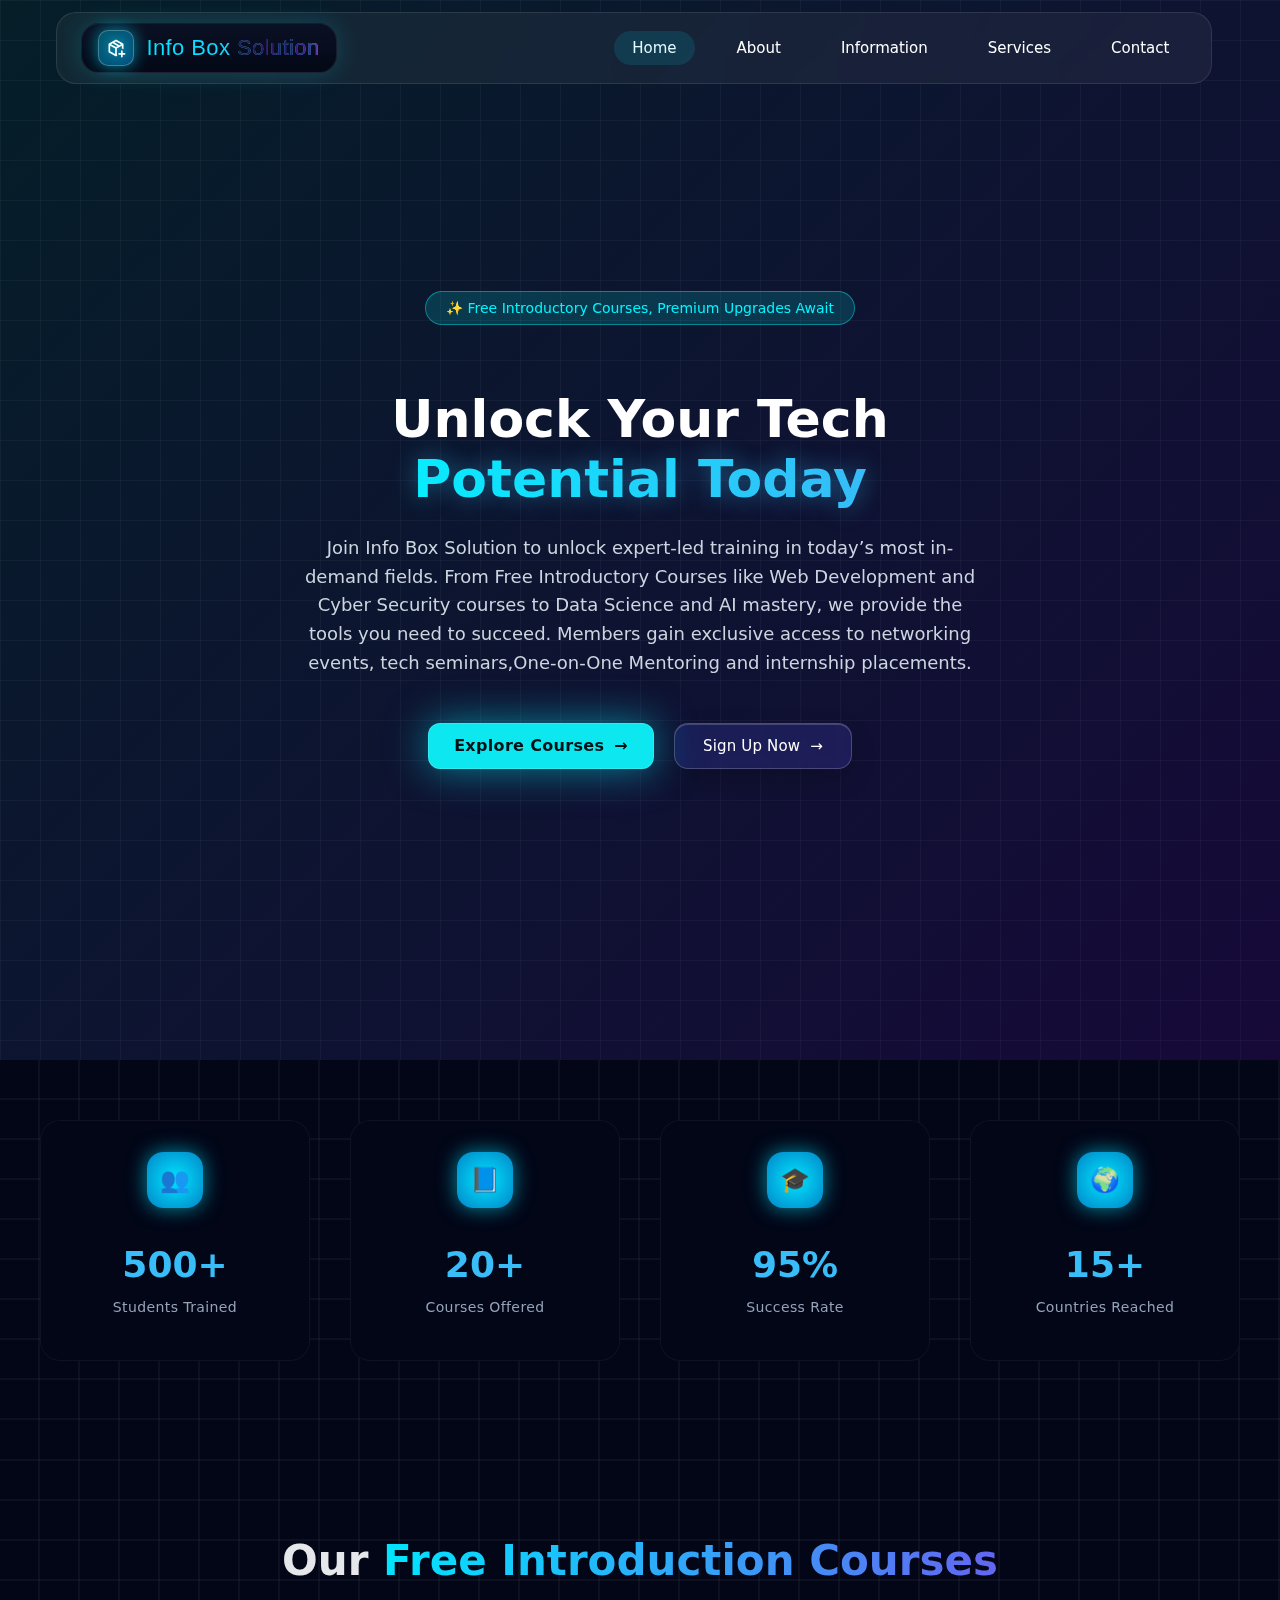
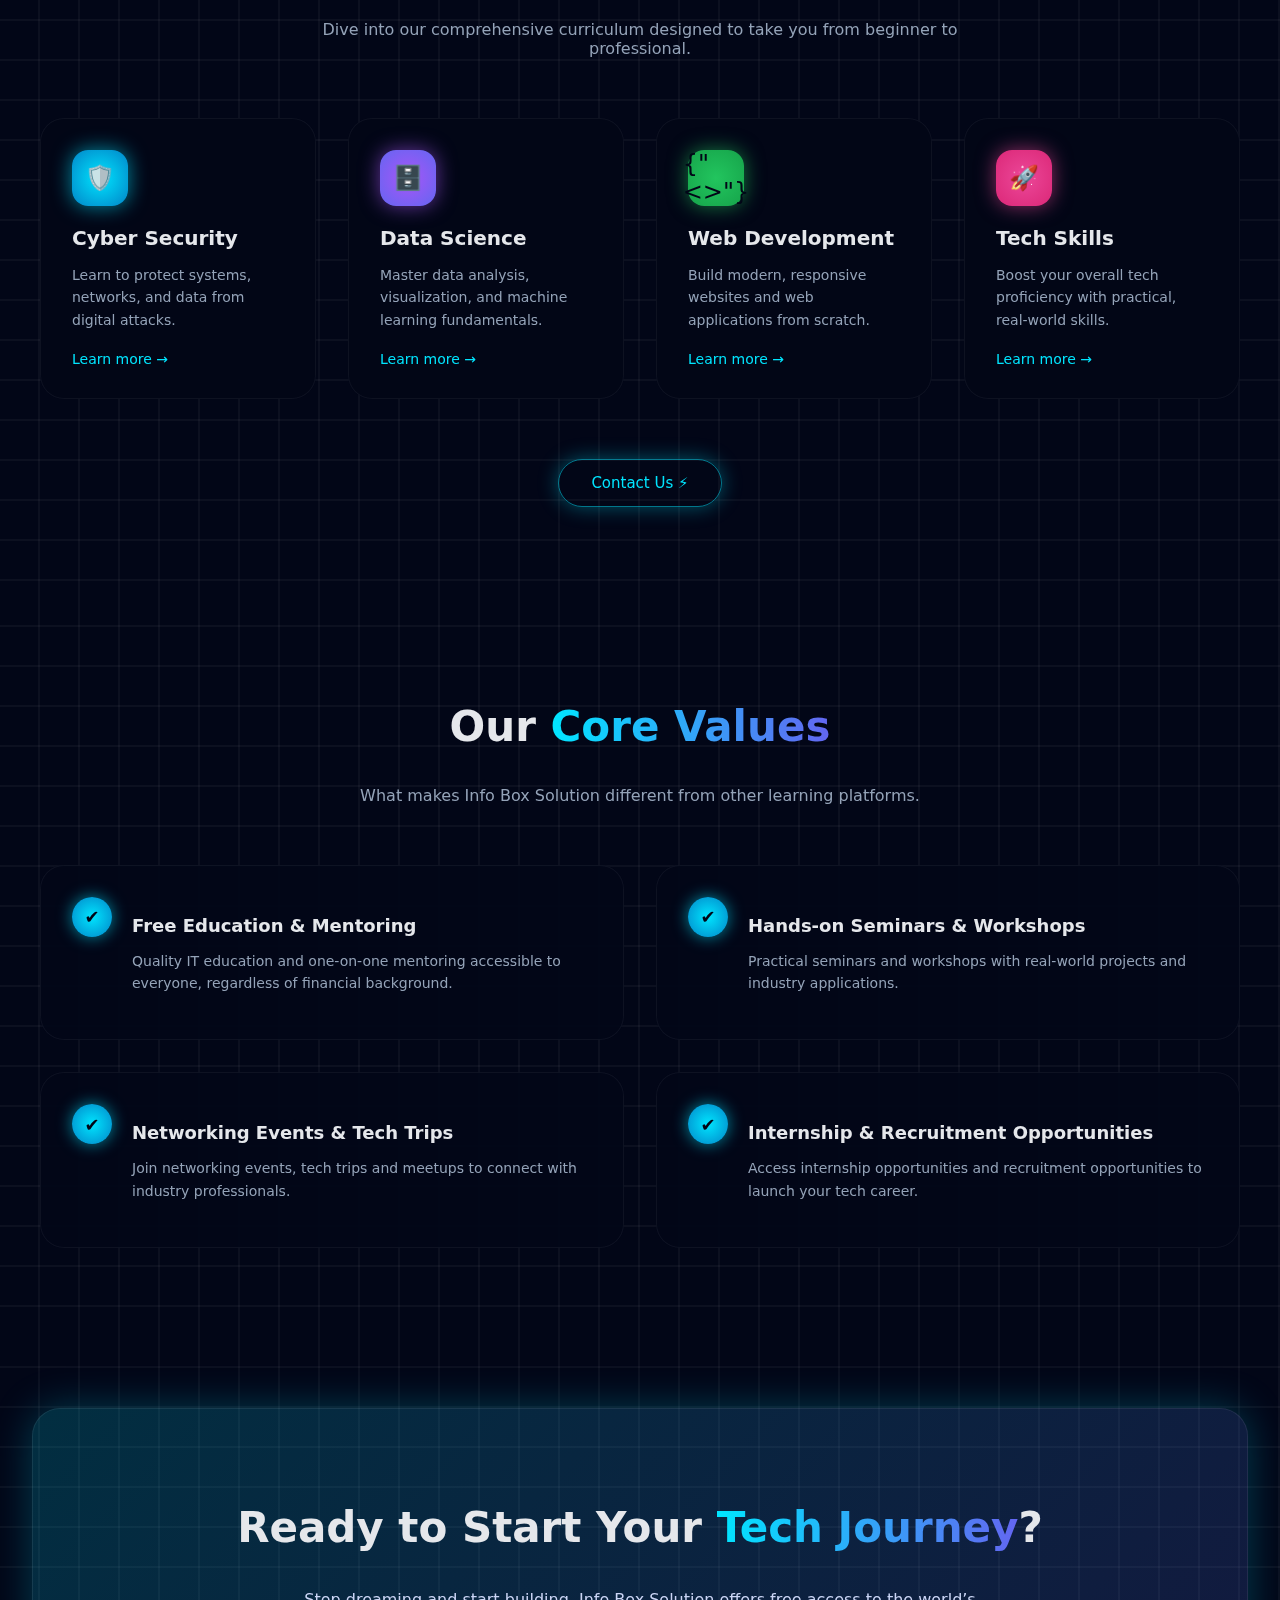
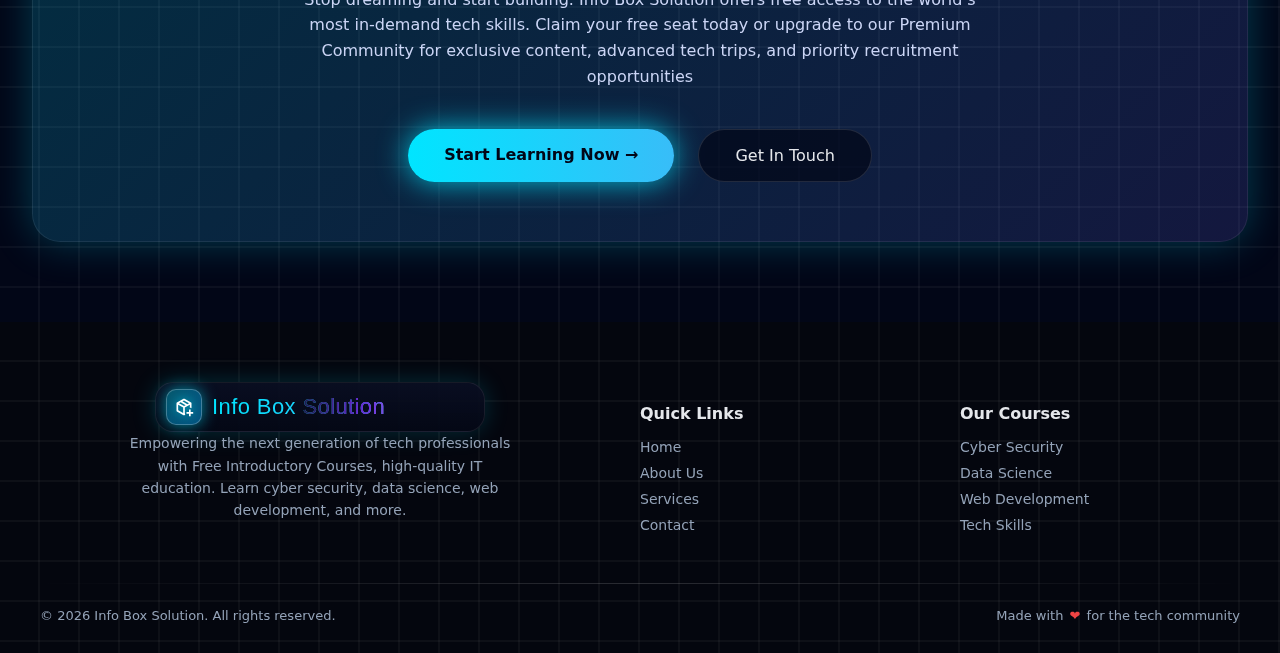
<file: index.html>
<!DOCTYPE html>
<html lang="en-GH">
<head>

<!-- ================= TECHNICAL ================= -->
<meta charset="UTF-8">
<meta http-equiv="X-UA-Compatible" content="IE=edge">
<meta name="viewport" content="width=device-width, initial-scale=1.0">

<!-- ================= PERFORMANCE ================= -->
<link rel="preload" href="./css/style.css" as="style" onload="this.rel='stylesheet'">
<link rel="preload" href="/js/main.js" as="script">

<!-- ================= PRIMARY SEO ================= -->
<title>Free Tech Courses in Ghana | Mentorship, Internships & AI Training | Info Box Solution</title>

<meta name="description" content="Join free tech courses in Ghana with mentorship, networking events, internships, recruitment support, AI training, seminars, and workshops. Learn Cyber Security, Data Science, and Web Development at Info Box Solution.">

<link rel="canonical" href="https://infoboxsolution.com/">
<meta name="robots" content="index, follow, max-image-preview:large">
<meta name="author" content="Info Box Solution">

<link rel="sitemap" type="application/xml" href="https://infoboxsolution.com/sitemap.xml">

<!-- ================= GEO TARGETING ================= -->
<meta name="geo.region" content="GH-AA">
<meta name="geo.placename" content="Accra">
<meta name="geo.position" content="5.6037;-0.1870">
<meta name="ICBM" content="5.6037, -0.1870">

<!-- ================= OPEN GRAPH ================= -->
<meta property="og:site_name" content="Info Box Solution">
<meta property="og:title" content="Free Tech Courses in Ghana | Mentorship,Networking,Recruitment Opportunities & AI Training">
<meta property="og:description" content="Free tech education in Ghana with mentoring, internships, workshops, recruitment support, and AI skills training.">
<meta property="og:image" content="https://infoboxsolution.com/img/founder.jpg">
<meta property="og:url" content="https://infoboxsolution.com/">
<meta property="og:type" content="website">

<!-- ================= TWITTER ================= -->
<meta name="twitter:card" content="summary_large_image">
<meta name="twitter:title" content="Free Tech Courses in Ghana | Info Box Solution">
<meta name="twitter:description" content="Learn high-demand tech skills for free with mentoring and job placement support.">
<meta name="twitter:image" content="https://infoboxsolution.com/img/founder.jpg">

<!-- ================= ICONS ================= -->
<link rel="icon" href="/img/package-variant-closed-plus.svg" type="image/svg+xml">
<link rel="apple-touch-icon" href="/img/package-variant-closed-plus.svg">

<!-- ================= STYLES ================= -->
<link rel="stylesheet" href="./css/media.css">

<!-- ================= SCRIPTS ================= -->
<script src="/js/main.js" defer></script>

<!-- ================= STRUCTURED DATA ================= -->
<script type="application/ld+json">
{
  "@context": "https://schema.org",
  "@graph": [

    {
      "@type": ["Organization","EducationalOrganization"],
      "@id": "https://infoboxsolution.com/#org",
      "name": "Info Box Solution",
      "url": "https://infoboxsolution.com/",
      "logo": "https://infoboxsolution.com/img/package-variant-closed-plus.svg",
      "description": "Free tech education platform in Ghana offering cyber security, data science, web development, AI training, mentorship, internships, and recruitment support.",
      "areaServed": "GH",
      "sameAs": [
        "https://www.facebook.com",
        "https://twitter.com",
        "https://www.linkedin.com"
      ]
    },

    {
      "@type": "WebSite",
      "@id": "https://infoboxsolution.com/#website",
      "url": "https://infoboxsolution.com/",
      "name": "Info Box Solution",
      "publisher": {
        "@id": "https://infoboxsolution.com/#org"
      }
    },

    {
      "@type": "FAQPage",
      "@id": "https://infoboxsolution.com/#faq",
      "mainEntity": [

        {
          "@type": "Question",
          "name": "Are the tech courses at Info Box Solution really free?",
          "acceptedAnswer": {
            "@type": "Answer",
            "text": "Yes, all our tech courses including Cyber Security, Data Science, Web Development, and AI training are 100% free Introductory Courses for students in Ghana."
          }
        },

        {
          "@type": "Question",
          "name": "Do you provide internships and job opportunities?",
          "acceptedAnswer": {
            "@type": "Answer",
            "text": "Yes, we offer internship placements, recruitment support, and professional mentoring for our students who are in our community."
          }
        },

        {
          "@type": "Question",
          "name": "Do you teach AI skills?",
          "acceptedAnswer": {
            "@type": "Answer",
            "text": "Yes, we provide beginner-friendly training on how to use AI tools effectively."
          }
        },

        {
          "@type": "Question",
          "name": "Where is Info Box Solution located?",
          "acceptedAnswer": {
            "@type": "Answer",
            "text": "We are based in Accra, Ghana, and also serve students online."
          }
        }

      ]
    }

  ]
}
</script>

<!-- ================= GOOGLE ANALYTICS ================= -->
<script async src="https://www.googletagmanager.com/gtag/js?id=G-XXXXXXXXXX"></script>

<script>
window.dataLayer = window.dataLayer || [];

function gtag(){
  dataLayer.push(arguments);
}

gtag('js', new Date());
gtag('config', 'G-XXXXXXXXXX');
</script>

</head>



<body>


<header class="navbar">
  <div class="nav-container">

<div class="logo">
  <div class="logo-icon">
    <img src="./img/package-variant-closed-plus.svg" alt="Info Box Solution Free Tech Training Ghana Logo" />
  </div>
  <span>Info Box <strong>Solution</strong></span>
</div>

<nav class="nav-links" id="navLinks" role="navigation">
  <a href="index.html" class="active">Home</a>
  <a href="about.html">About</a>
  <a href="information.html">Information</a>
  <a href="services.html">Services</a>
  <a href="contact.html">Contact</a>
</nav>

<img id="menuClose" class="menuClose" src="./img/menu.png" alt="Navigation menu close">
<img id="menuOpen" class="navMenuOpen" src="./img/menu-open.png" alt="Navigation menu open">

</div>

<aside aria-hidden="true">
  <a href="index.html" class="active">Home</a>
  <a href="about.html">About</a>
  <a href="information.html">Information</a>
  <a href="services.html">Services</a>
  <a href="contact.html">Contact</a>
</aside>

</header>
    <section class="hero">
  <div class="hero-content">
    <span class="badge">
      ✨ Free Introductory Courses, Premium Upgrades Await
    </span>

    <h1>
      Unlock Your Tech <br />
      <span>Potential Today</span>
    </h1>

    <p>
   Join Info Box Solution to unlock expert-led training in today’s most in-demand fields.
    From Free Introductory Courses like 
   Web Development and Cyber Security courses to Data Science and AI mastery, 
   we provide the tools you need to succeed. Members gain exclusive access to networking events,
    tech seminars,One-on-One Mentoring and internship placements.

    </p>

    <div class="hero-buttons">
      <a href="#courses" class="btn primary">
        Explore Courses <span>→</span>
      </a>
      <a href="#" class="btn secondary" id="select">
        Sign Up Now<span>→</span>
      </a>
    </div>
  </div>
</section>
<section class="stats">
  <div class="stats-container">

    <div class="stat-card">
      <div class="stat-icon">👥</div>
      <h3>500+</h3>
      <p>Students Trained</p>
    </div>

    <div class="stat-card">
      <div class="stat-icon">📘</div>
      <h3>20+</h3>
      <p>Courses Offered</p>
    </div>

    <div class="stat-card">
      <div class="stat-icon">🎓</div>
      <h3>95%</h3>
      <p>Success Rate</p>
    </div>

    <div class="stat-card">
      <div class="stat-icon">🌍</div>
      <h3>15+</h3>
      <p>Countries Reached</p>
    </div>

  </div>
</section>
<section id="courses" class="courses">
  <div class="courses-container">

    <header class="courses-header">
      <h2>Our <span>Free Introduction Courses</span></h2>
      <p>
        Dive into our comprehensive curriculum designed to take you
        from beginner to professional.
      </p>
    </header>

    <div class="course-grid" >

      <div id="select1">
              <div class="course-card">
        <div class="course-icon cyan" >🛡️</div>
        <h3>Cyber Security</h3>
        <p>
          Learn to protect systems, networks, and data from digital attacks.
        </p>
        <a href="#">Learn more →</a>
      </div>
      </div>

      <div id="select2">
              <div class="course-card">
        <div class="course-icon purple">🗄️</div>
        <h3>Data Science</h3>
        <p>
          Master data analysis, visualization, and machine learning fundamentals.
        </p>
        <a href="#" >Learn more →</a>
      </div>
      </div>

      <div id="select3">
              <div class="course-card">
        <div class="course-icon green">{"<>"}</div>
        <h3>Web Development</h3>
        <p>
          Build modern, responsive websites and web applications from scratch.
        </p>
        <a href="#">Learn more →</a>
      </div>
      </div>

      <div id="select4">
              <div class="course-card">
        <div class="course-icon pink">🚀</div>
        <h3>Tech Skills</h3>
        <p>
          Boost your overall tech proficiency with practical, real-world skills.
        </p>
        <a href="#">Learn more →</a>
      </div>
      </div>


    </div>
  

<div class="modal-overlay" id="modal">
  <form class="enroll-modal" action="https://api.web3forms.com/submit" method="post">

    <input type="hidden" name="access_key">
    <input type="hidden" name="subject" value="Free training">

    <div class="modal-header"> 
      <div class="modal-icon">📚</div>
      <div>
        <h2>Enroll in Our Free Training</h2>
        <p>Fill in your details to register for this free course</p>
      </div>
      <button type="button" class="close-btn" id="closeModal">✕</button>
    </div>

    <div class="form-grid">

      <div class="form-group full">
        <label for="fullName">Full Name *</label>
        <input
          type="text"
          name="full_name"
          id="fullName"
          autocomplete="name"
          required
        >
      </div>

      <div class="form-group">
        <label for="email">Email Address *</label>
        <input
          type="email"
          name="email"
          id="email"
          autocomplete="email"
          required
        >
      </div>

      <div class="form-group">
        <label for="phoneNumber">Phone Number *</label>
        <input
          type="tel"
          name="phone"
          id="phoneNumber"
          autocomplete="tel"
          required
        >
      </div>

      <div class="form-group">
        <label for="ghanaCard">Ghana Card Number *</label>
        <input
          type="text"
          name="ghana_card"
          id="ghanaCard"
          autocomplete="on"
          required
        >
      </div>

      <div class="form-group">
        <label for="age">Age *</label>
        <input
          type="number"
          name="age"
          id="age"
          autocomplete="bday-year"
          required
        >
      </div>

      <div class="form-group">
        <label for="occupation">Occupation *</label>
        <input
          type="text"
          name="occupation"
          id="occupation"
          autocomplete="organization-title"
          required
        >
      </div>

      <div class="form-group full">
        <label for="eduBackground">Current Educational Background *</label>
        <select
          name="education"
          id="eduBackground"
          autocomplete="education-level"
          required
        >
          <option value="" disabled selected>--Select your education level--</option>
          <option>High School / SHS</option>
          <option>Diploma / HND</option>
          <option>Bachelor's Degree</option>
          <option>Master's Degree</option>
          <option>PhD / Doctorate</option>
          <option>Other</option>
        </select>
      </div>

      <div class="form-group full">
        <label for="backgroundState">Current IT Background *</label>
        <textarea
          name="IT_background"
          id="backgroundState"
          minlength="50"
          autocomplete="off"
          required
        ></textarea>
      </div>

      <div class="form-group full">
        <label for="course">Course Interested In *</label>
        <select
          name="course"
          id="course"
          autocomplete="off"
          required
        >
          <option value="" disabled selected>--Select the course--</option>
          <option>Cyber Security</option>
          <option>Data Science</option>
          <option>Web Development</option>
          <option>Tech Skills</option>
        </select>
      </div>

    </div>

    <button type="submit" class="submit-btn">
      Submit Registration →
    </button>

  </form>
</div>




    <div class="courses-cta">
      <a href="contact.html" class="btn-glow">
        Contact Us ⚡
      </a>
    </div>

  </div>
</section>
<section class="values">
  <div class="values-container">

    <header class="values-header">
      <h2>Our <span>Core Values</span></h2>
      <p>
        What makes Info Box Solution different from other learning platforms.
      </p>
    </header>

    <div class="values-grid">

      <div class="value-card">
        <div class="value-icon">✔</div>
        <div>
          <h3>Free Education & Mentoring</h3>
          <p>
            Quality IT education and one-on-one mentoring accessible to everyone, regardless of financial background.
          </p>
        </div>
      </div>

      <div class="value-card">
        <div class="value-icon">✔</div>
        <div>
          <h3>Hands-on Seminars & Workshops</h3>
          <p>
            Practical seminars and workshops with real-world projects and industry applications.
          </p>
        </div>
      </div>

      <div class="value-card">
        <div class="value-icon">✔</div>
        <div>
          <h3>Networking Events & Tech Trips</h3>
          <p>
            Join networking events, tech trips and meetups to connect with industry professionals.
          </p>
        </div>
      </div>

      <div class="value-card">
        <div class="value-icon">✔</div>
        <div>
          <h3>Internship & Recruitment Opportunities</h3>
          <p>
            Access internship opportunities and recruitment opportunities to launch your tech career.
          </p>
        </div>
      </div>

    </div>

  </div>
</section>
<section class="cta">
  <div class="cta-container">

    <h2>
      Ready to Start Your <span>Tech Journey</span>?
    </h2>

    <p>
Stop dreaming and start building. Info Box Solution offers free access to the world’s 
most in-demand tech skills. Claim your free seat today or upgrade to our Premium Community for
 exclusive content, advanced tech trips,
 and priority recruitment opportunities
    </p>

    <div class="cta-actions">
      <a href="#" class="btn-primary">
        Start Learning Now →
      </a>
      <a href="contact.html" class="btn-secondary">
        Get In Touch
      </a>
    </div>

  </div>
</section>
</main>

<footer class="footer">
  <div class="footer-container">

    <div class="footer-top">


      <div class="footer-brand">
<div class="footer-logo">
  <div class="footer-logo-icon">
    <img src="./img/package-variant-closed-plus.svg" alt="Info Box Logo" />
  </div>
  <span>Info Box <strong>Solution</strong></span>
</div>
        <p>
          Empowering the next generation of tech professionals with Free Introductory Courses, 
          high-quality IT education. Learn cyber security, data science,
          web development, and more.
        </p>
      </div>


      <div class="footer-links">
        <h4>Quick Links</h4>
        <a href="index.html">Home</a>
        <a href="about.html">About Us</a>
        <a href="services.html">Services</a>
        <a href="contact.html">Contact</a>
      </div>

      <div class="footer-links">
        <h4>Our Courses</h4>
        <a href="#courses">Cyber Security</a>
        <a href="#courses">Data Science</a>
        <a href="#courses">Web Development</a>
        <a href="#courses">Tech Skills</a>
      </div>

    </div>

    <div class="footer-divider"></div>

    <div class="footer-bottom">
      <span>© 2026 Info Box Solution. All rights reserved.</span>
      <span>
        Made with <span class="heart">❤</span> for the tech community
      </span>
    </div>

  </div>
</footer>

</body>
</html>
</file>
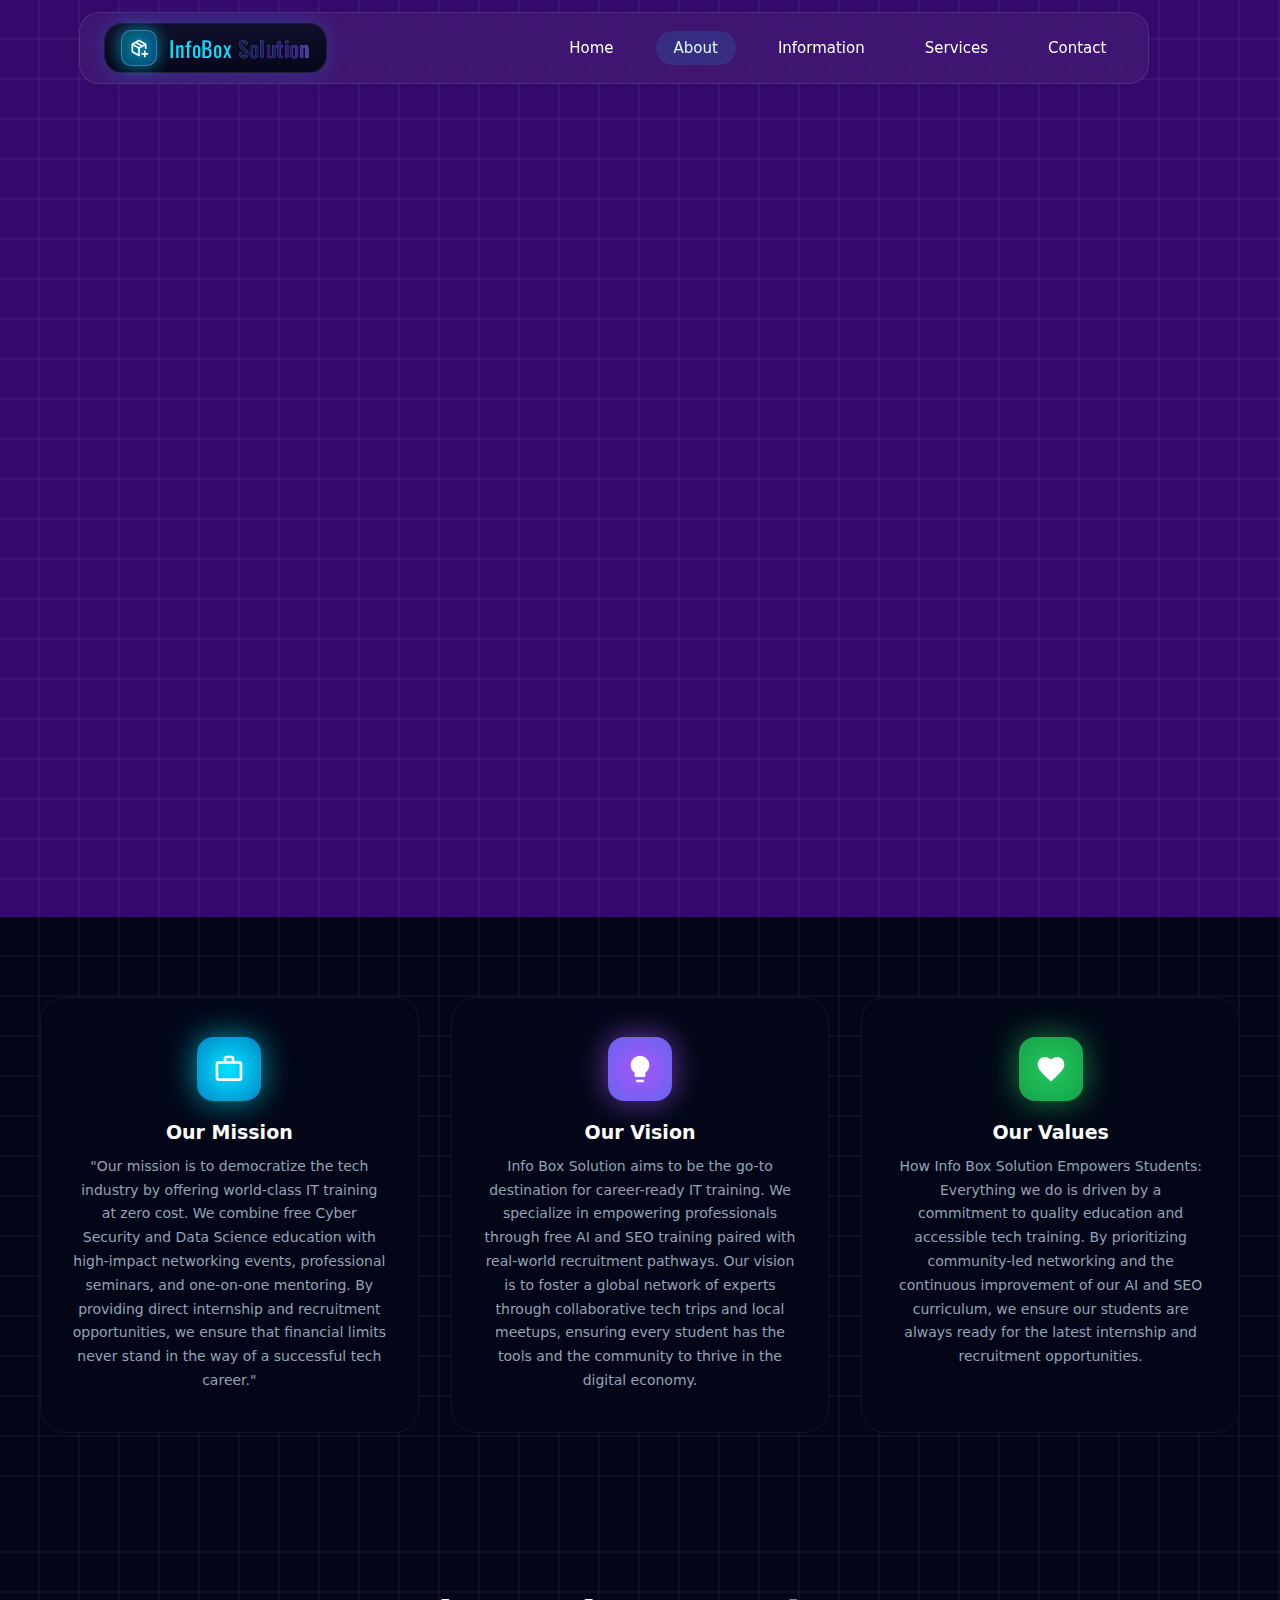
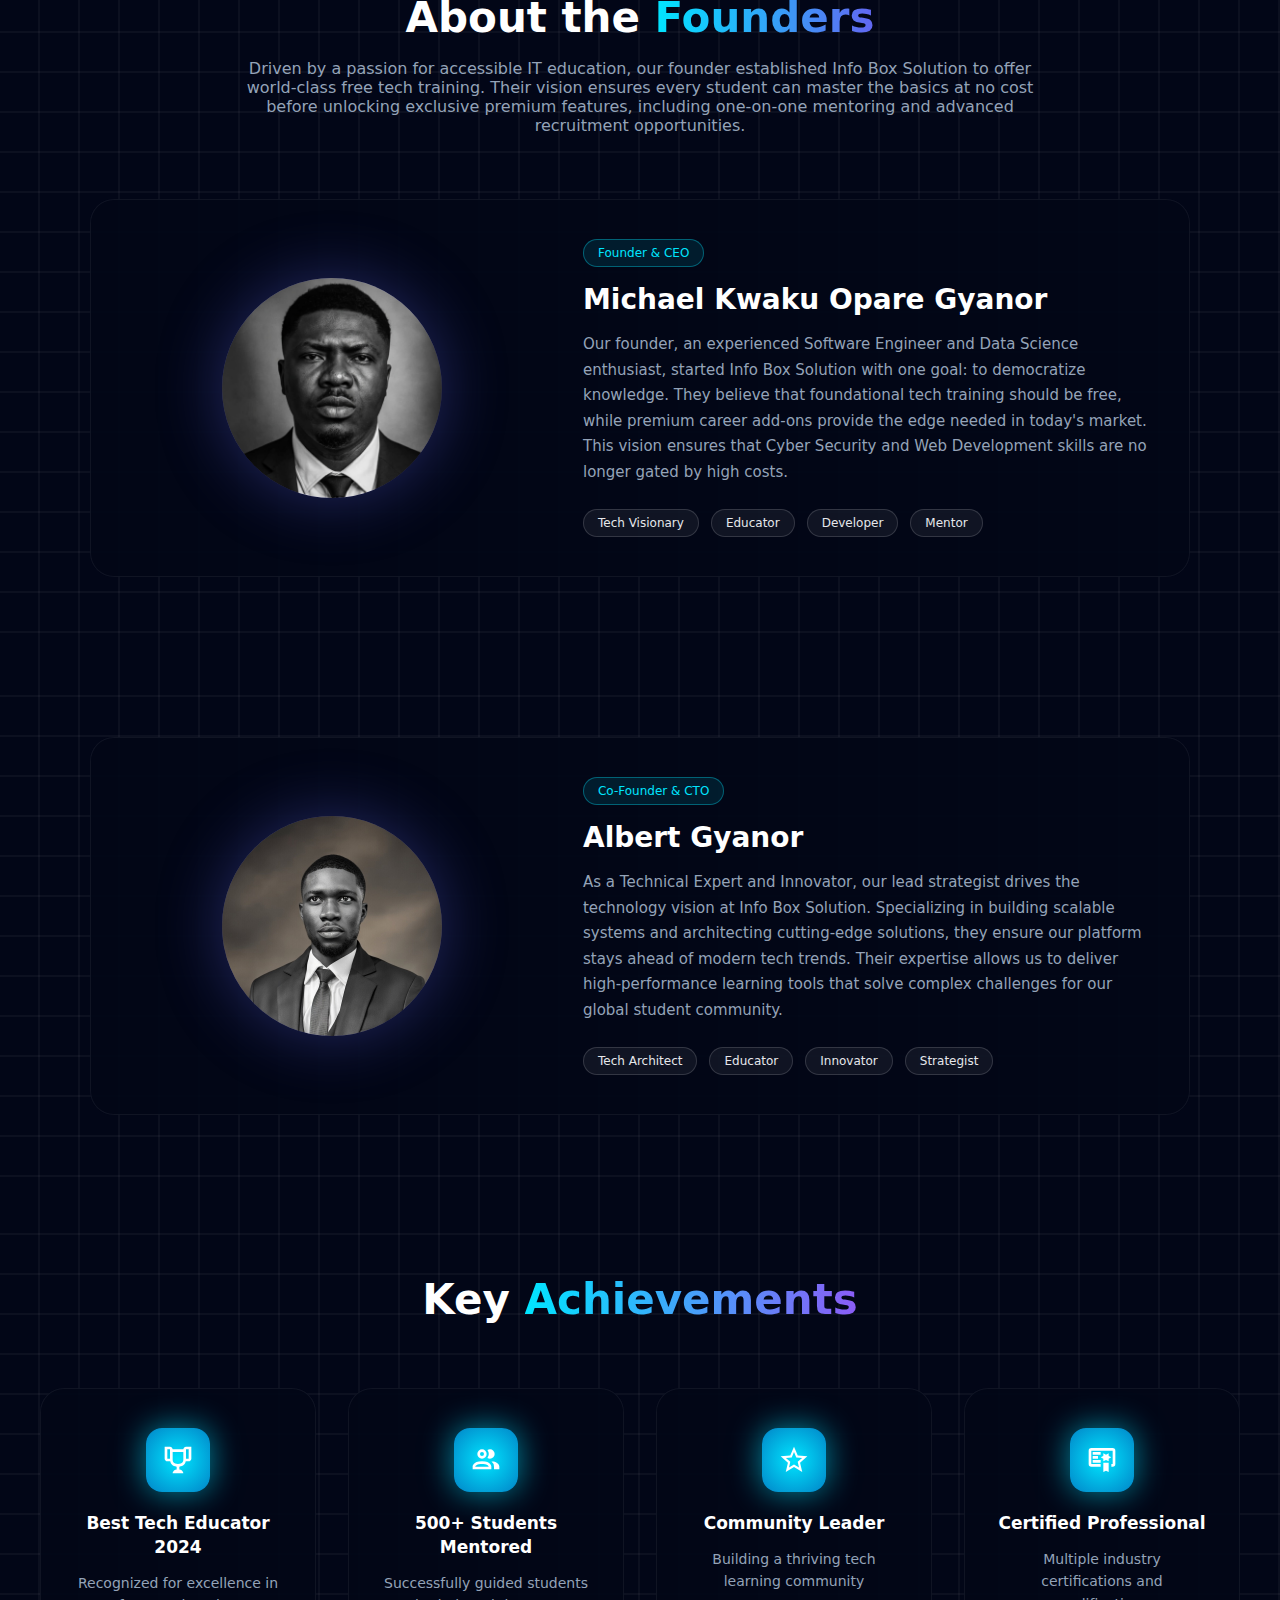
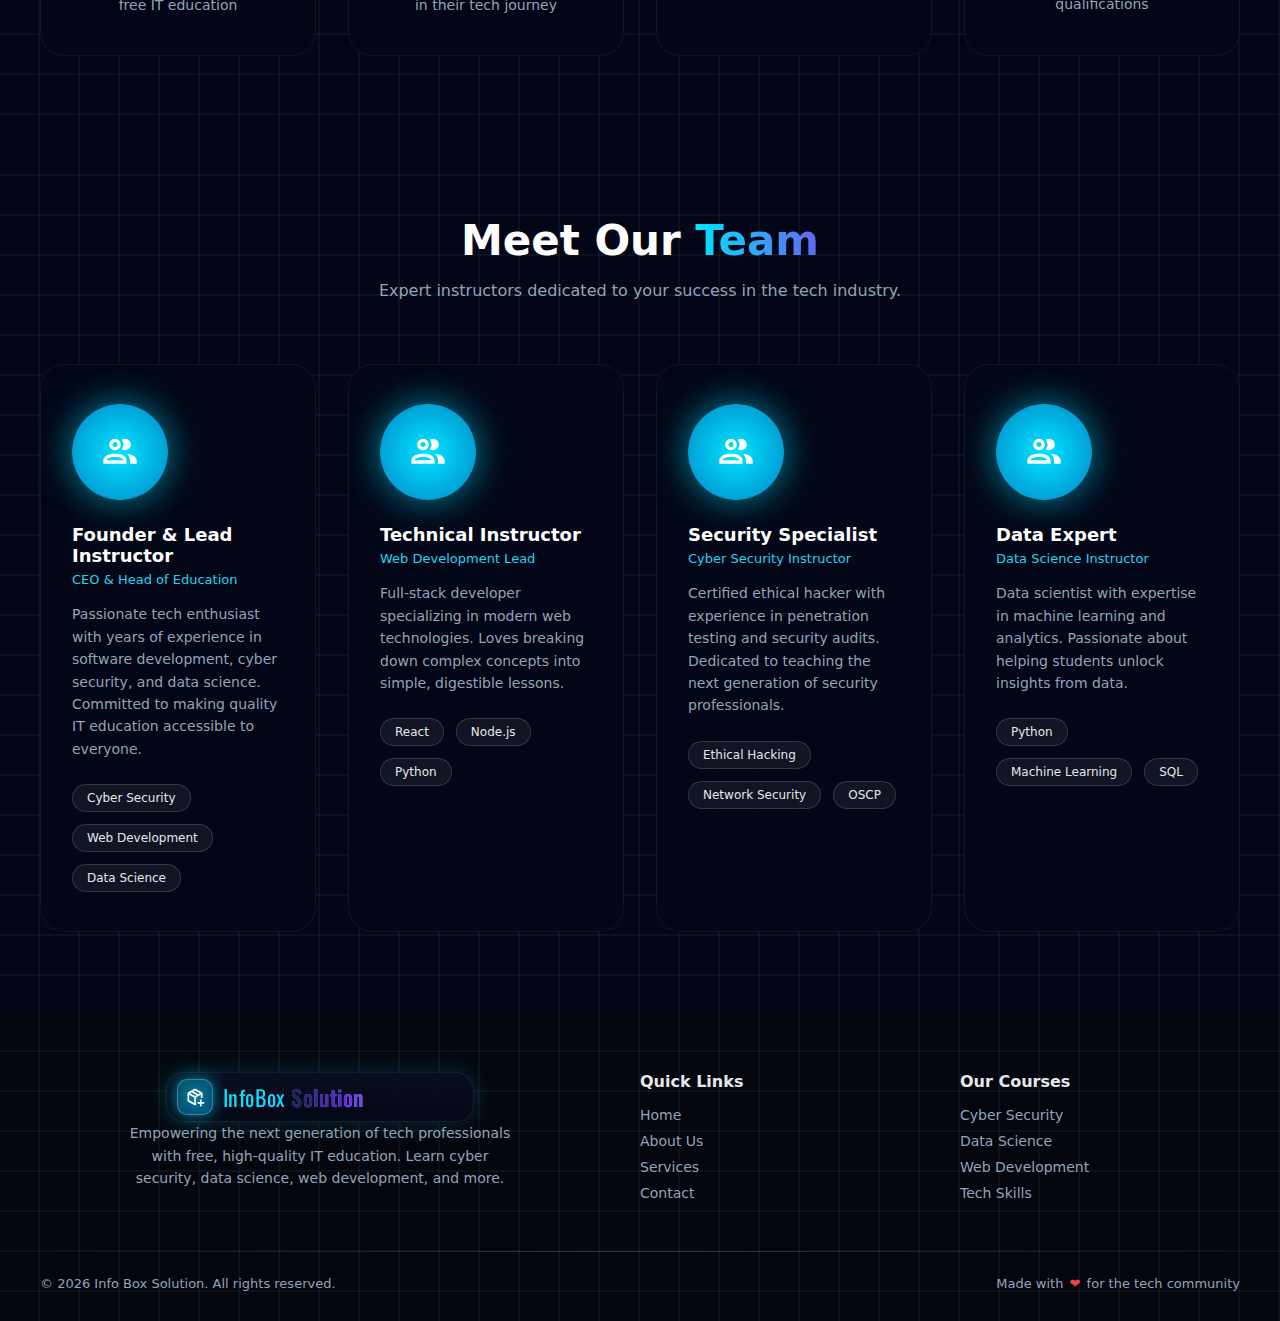
<file: about.html>
<!DOCTYPE html>
<html lang="en-GH">

<head>
  <!-- Technical Meta -->
  <meta charset="UTF-8">
  <meta http-equiv="X-UA-Compatible" content="IE=edge">
  <meta name="viewport" content="width=device-width, initial-scale=1.0">

  <!-- Primary SEO -->
  <title>About Info Box Solution | Founders & Free Tech Training in Ghana</title>

  <meta name="description"
    content="Meet Michael Kwaku Opare Gyanor and the team behind Info Box Solution. We empower 500+ students in Ghana with free IT, Cyber Security, Data Science, and AI training.">

  <link rel="canonical" href="https://infoboxsolution.com/about.html/">

  <meta name="robots" content="index, follow, max-image-preview:large">

  <!-- Mobile Branding -->
  <link rel="apple-touch-icon" href="/img/package-variant-closed-plus.svg">

  <!-- Sitemap -->
  <link rel="sitemap" type="application/xml" href="https://infoboxsolution.com/sitemap.xml">

  <!-- Open Graph -->
  <meta property="og:site_name" content="Info Box Solution">
  <meta property="og:title" content="About Info Box Solution in Ghana">
  <meta property="og:description"
    content="Dedicated to democratizing IT education in Ghana. Meet our founders and explore our mission.">
  <meta property="og:image" content="https://infoboxsolution.com/img/founder.jpg">
  <meta property="og:url" content="https://infoboxsolution.com/about.html">
  <meta property="og:type" content="article">

  <!-- Twitter -->
  <meta name="twitter:card" content="summary_large_image">

  <!-- Favicon -->
  <link rel="icon" href="./img/package-variant-closed-plus.svg" type="image/svg+xml">

  <!-- Fonts -->
 <link rel="preconnect" href="https://fonts.gstatic.com" crossorigin>
  <link href="https://fonts.googleapis.com/css2?family=Agu+Display&family=Ga+Maamli&family=Oswald:wght@200..700&family=Ubuntu:ital,wght@0,300;0,400;0,500;0,700;1,300;1,400;1,500;1,700&display=swap" rel="stylesheet">

  <link href="https://fonts.googleapis.com/css2?family=Roboto:wght@400;700&display=swap" rel="stylesheet">

  <!-- Performance -->
  <link rel="preload" href="./css/aboutStyle.css" as="style" onload="this.rel='stylesheet'">

  <!-- Styles -->
  <link rel="stylesheet" href="./css/aboutmedia.css">

  <!-- Scripts -->
  <script src="./js/main.js" defer></script>


  <!-- ================= STRUCTURED DATA ================= -->
  <script type="application/ld+json">
  {
    "@context": "https://schema.org",
    "@graph": [

      {
        "@type": ["Organization","EducationalOrganization"],
        "@id": "https://infoboxsolution.com/#org",
        "name": "Info Box Solution",
        "url": "https://infoboxsolution.com/",
        "logo": "https://infoboxsolution.com/img/package-variant-closed-plus.svg",
        "description": "Free tech education platform in Ghana offering cyber security, data science, web development, AI training, mentorship, internships, and recruitment support.",
        "areaServed": "GH",
        "sameAs": [
          "https://www.facebook.com",
          "https://twitter.com",
          "https://www.linkedin.com"
        ]
      },

      {
        "@type": "WebSite",
        "@id": "https://infoboxsolution.com/#website",
        "url": "https://infoboxsolution.com/",
        "name": "Info Box Solution",
        "publisher": {
          "@id": "https://infoboxsolution.com/#org"
        }
      },

      {
        "@type": "AboutPage",
        "@id": "https://infoboxsolution.com/about.html/#about",
        "url": "https://infoboxsolution.com/about.html",
        "name": "About Info Box Solution",
        "isPartOf": {
          "@id": "https://infoboxsolution.com/#website"
        },
        "about": {
          "@id": "https://infoboxsolution.com/#org"
        }
      },

      {
        "@type": "FAQPage",
        "@id": "https://infoboxsolution.com/#faq",
        "mainEntity": [

          {
            "@type": "Question",
            "name": "Are the tech courses at Info Box Solution really free?",
            "acceptedAnswer": {
              "@type": "Answer",
              "text": "Yes, all our tech courses including Cyber Security, Data Science, Web Development, and AI training are 100% free for students in Ghana."
            }
          },

          {
            "@type": "Question",
            "name": "Do you provide internships and job opportunities?",
            "acceptedAnswer": {
              "@type": "Answer",
              "text": "Yes, we offer internship placements, recruitment support, and professional mentoring."
            }
          }

        ]
      }

    ]
  }
  </script>

</head>


<body>

<header class="navbar">
  <div class="nav-container">

    <div class="logo">
      <div class="logo-icon">
        <img src="./img/package-variant-closed-plus.svg"
          alt="Info Box Solution Free Tech Training in Ghana Logo" />
      </div>
      <span>InfoBox <strong>Solution</strong></span>
    </div>

    <nav class="nav-links" id="navLinks" role="navigation">
      <a href="index.html">Home</a>
      <a class="active" href="about.html">About</a>
      <a href="information.html">Information</a>
      <a href="services.html">Services</a>
      <a href="contact.html">Contact</a>
    </nav>

    <img id="menuClose" class="menuClose" src="./img/menu.png" alt="Close navigation menu">
    <img id="menuOpen" class="navMenuOpen" src="./img/menu-open.png" alt="Open navigation menu">

  </div>

  <!-- Hidden duplicate menu from bots -->
  <aside aria-hidden="true">
    <a href="index.html">Home</a>
    <a href="about.html" class="active">About</a>
    <a href="information.html">Information</a>
    <a href="services.html">Services</a>
    <a href="contact.html">Contact</a>
  </aside>

</header>
<section class="team-hero">
  <div class="team-container">

    <span class="team-badge">About Us</span>

    <h1 class="team-title">
      Meet the <span class="team-gradient">Team</span> Behind
      <br />
      Info Box Solution
    </h1>

    <p class="team-description">
We are a passionate team dedicated to your success in the tech industry.
 Info Box Solution was founded to provide a holistic approach to IT learning.
  Beyond our world-class SEO and AI courses, 
  we have built a thriving ecosystem of tech meetups, seminars, and networking events.
   From hands-on workshops to exclusive tech trips,
    we provide the community support and internship placements you need to thrive in a competitive market.

    </p>

  </div>
</section>

<section class="principles">
  <div class="principles-container">

    <div class="principle-card cyan">
      <div class="principle-icon">
        <img src="./img/briefcase-outline.svg" alt="Mission">
      </div>
      <h3>Our Mission</h3>
      <p>
"Our mission is to democratize the tech industry by offering world-class IT training at zero cost.
 We combine free Cyber Security and Data Science education with high-impact networking events,
  professional seminars, and one-on-one mentoring.
   By providing direct internship and recruitment opportunities,
 we ensure that financial limits never stand in the way of a successful tech career."
      </p>
    </div>

    <div class="principle-card purple">
      <div class="principle-icon">
        <img src="./img/lightbulb.svg" alt="Vision">
      </div>
      <h3>Our Vision</h3>
      <p>
Info Box Solution aims to be the go-to destination for career-ready IT training.
 We specialize in empowering professionals through free AI and SEO training paired with real-world recruitment pathways.
  Our vision is to foster a global network of experts through collaborative tech trips and local meetups,
   ensuring every student has the tools and the community to thrive in the digital economy.

      </p>
    </div>

    <div class="principle-card green">
      <div class="principle-icon">
        <img src="./img/heart.svg" alt="Values">
      </div>
      <h3>Our Values</h3>
      <p>
How Info Box Solution Empowers Students:
Everything we do is driven by a commitment to quality education and accessible tech training.
 By prioritizing community-led networking and the continuous improvement of our AI and SEO curriculum,
  we ensure our students are always ready for the latest internship and recruitment opportunities.

      </p>
    </div>

  </div>
</section>

  <section class="founder">

    <header class="founder-header reveal">
      <h2>
        About the <span>Founders</span>
      </h2>
      <p>
        Driven by a passion for accessible IT education,
        our founder established Info Box Solution to offer world-class free tech training.
        Their vision ensures every student can master the basics at no cost before unlocking exclusive premium features,
        including one-on-one mentoring and advanced recruitment opportunities.
      </p>
    </header>

    <div class="founder-card reveal reveal-delay-1">

      <div class="founder-avatar reveal reveal-delay-2">
        <div class="avatar-circle">
          <img src="./img/founder.jpg" alt="Michael Kwaku Opare Gyanor Founder of Info Box Solution" />
        </div>
      </div>

      <div class="founder-content">
        <span class="badge reveal reveal-delay-2">Founder &amp; CEO</span>

        <h3 class="reveal reveal-delay-3">Michael Kwaku Opare Gyanor</h3>

        <p class="reveal reveal-delay-4">
Our founder, an experienced Software Engineer and Data Science enthusiast,
 started Info Box Solution with one goal: to democratize knowledge.
  They believe that foundational tech training should be free,
   while premium career add-ons provide the edge needed in today's market.
    This vision ensures that Cyber Security and Web Development skills are no longer gated by high costs.

        </p>

        <div class="founder-tags reveal reveal-delay-5">
          <span>Tech Visionary</span>
          <span>Educator</span>
          <span>Developer</span>
          <span>Mentor</span>
        </div>
      </div>

    </div>

  </section>
  <section class="founder">

    <div class="founder-card reveal reveal-delay-1">

      <div class="founder-avatar reveal reveal-delay-2">
        <div class="avatar-circle-Co">
          <img src="./img/CoFounder.jpg" alt="Albert Gyanor Co-Founder and CTO of Info Box Solution" />
        </div>
      </div>

      <div class="founder-content">
        <span class="badge reveal reveal-delay-2">Co-Founder &amp; CTO</span>

        <h3 class="reveal reveal-delay-3">Albert Gyanor</h3>

        <p class="reveal reveal-delay-4">
As a Technical Expert and Innovator, our lead strategist drives the technology vision at Info Box Solution.
 Specializing in building scalable systems and architecting cutting-edge solutions, they ensure our platform stays ahead of modern tech trends.
 Their expertise allows us to deliver high-performance learning tools that solve complex challenges for our global student community.
        </p>

        <div class="founder-tags reveal reveal-delay-5">
          <span>Tech Architect</span>
          <span>Educator</span>
          <span>Innovator</span>
          <span>Strategist</span>
        </div>
      </div>

    </div>

  </section>
  <section class="achievements">

  <header class="achievements-header">
    <h2>
      Key <span>Achievements</span>
    </h2>
  </header>

  <div class="achievements-grid">

    <article class="achievement-card">
      <div class="achievement-icon cyan">
        <img src="./img/trophy-outline.svg" alt="Best Tech Educator" />
      </div>
      <h3>Best Tech Educator<br />2024</h3>
      <p>Recognized for excellence in free IT education</p>
    </article>

    <article class="achievement-card">
      <div class="achievement-icon cyan">
        <img src="./img/account-multiple-outline.svg" alt="Students Mentored" />
      </div>
      <h3>500+ Students<br />Mentored</h3>
      <p>Successfully guided students in their tech journey</p>
    </article>

    <article class="achievement-card">
      <div class="achievement-icon cyan">
        <img src="./img/star-outline.svg" alt="Community Leader" />
      </div>
      <h3>Community Leader</h3>
      <p>Building a thriving tech learning community</p>
    </article>

    <article class="achievement-card">
      <div class="achievement-icon cyan">
        <img src="./img/certificate-outline.svg" alt="Certified Professional" />
      </div>
      <h3>Certified Professional</h3>
      <p>Multiple industry certifications and qualifications</p>
    </article>

  </div>

</section>
<main>
    <section class="team">

  <header class="team-header">
    <h2>
      Meet Our <span>Team</span>
    </h2>
    <p>
      Expert instructors dedicated to your success in the tech industry.
    </p>
  </header>

  <div class="team-grid">


    <article class="team-card highlight">
      <div class="team-avatar">
        <img src="./img/account-multiple-outline.svg" alt="Founder & Lead Instructor" />
      </div>

      <h3>Founder &amp; Lead Instructor</h3>
      <span class="role">CEO &amp; Head of Education</span>

      <p>
        Passionate tech enthusiast with years of experience in software
        development, cyber security, and data science. Committed to making
        quality IT education accessible to everyone.
      </p>

      <div class="team-tags">
        <span>Cyber Security</span>
        <span>Web Development</span>
        <span>Data Science</span>
      </div>
    </article>


    <article class="team-card">
      <div class="team-avatar">
        <img src="./img/account-multiple-outline.svg" alt="Technical Instructor" />
      </div>

      <h3>Technical Instructor</h3>
      <span class="role">Web Development Lead</span>

      <p>
        Full-stack developer specializing in modern web technologies. Loves
        breaking down complex concepts into simple, digestible lessons.
      </p>

      <div class="team-tags">
        <span>React</span>
        <span>Node.js</span>
        <span>Python</span>
      </div>
    </article>

    <!-- Card 3 -->
    <article class="team-card">
      <div class="team-avatar">
        <img src="./img/account-multiple-outline.svg" alt="Security Specialist" />
      </div>

      <h3>Security Specialist</h3>
      <span class="role">Cyber Security Instructor</span>

      <p>
        Certified ethical hacker with experience in penetration testing and
        security audits. Dedicated to teaching the next generation of
        security professionals.
      </p>

      <div class="team-tags">
        <span>Ethical Hacking</span>
        <span>Network Security</span>
        <span>OSCP</span>
      </div>
    </article>

    <article class="team-card">
      <div class="team-avatar">
        <img src="./img/account-multiple-outline.svg" alt="Data Expert" />
      </div>

      <h3>Data Expert</h3>
      <span class="role">Data Science Instructor</span>

      <p>
        Data scientist with expertise in machine learning and analytics.
        Passionate about helping students unlock insights from data.
      </p>

      <div class="team-tags">
        <span>Python</span>
        <span>Machine Learning</span>
        <span>SQL</span>
      </div>
    </article>

  </div>

</section>

</main>
<footer class="footer">
  <div class="footer-container">

    <div class="footer-top">


      <div class="footer-brand">
<div class="footer-logo">
  <div class="footer-logo-icon">
    <img src="./img/package-variant-closed-plus.svg" alt="Info Box Solution Technology Training Logo" />
  </div>
  <span>InfoBox <strong>Solution</strong></span>
</div>
        <p>
          Empowering the next generation of tech professionals with free,
          high-quality IT education. Learn cyber security, data science,
          web development, and more.
        </p>
      </div>


      <div class="footer-links">
        <h4>Quick Links</h4>
        <a href="index.html">Home</a>
        <a href="about.html">About Us</a>
        <a href="services.html">Services</a>
        <a href="contact.html">Contact</a>
      </div>

      <div class="footer-links">
        <h4>Our Courses</h4>
        <a href="index.html#courses">Cyber Security</a>
        <a href="index.html#courses">Data Science</a>
        <a href="index.html#courses">Web Development</a>
        <a href="index.html#courses">Tech Skills</a>
      </div>

    </div>

    <div class="footer-divider"></div>

    <div class="footer-bottom">
      <span>© 2026 Info Box Solution. All rights reserved.</span>
      <span>
        Made with <span class="heart">❤</span> for the tech community
      </span>
    </div>

  </div>
</footer>





</body>
</html>
</file>
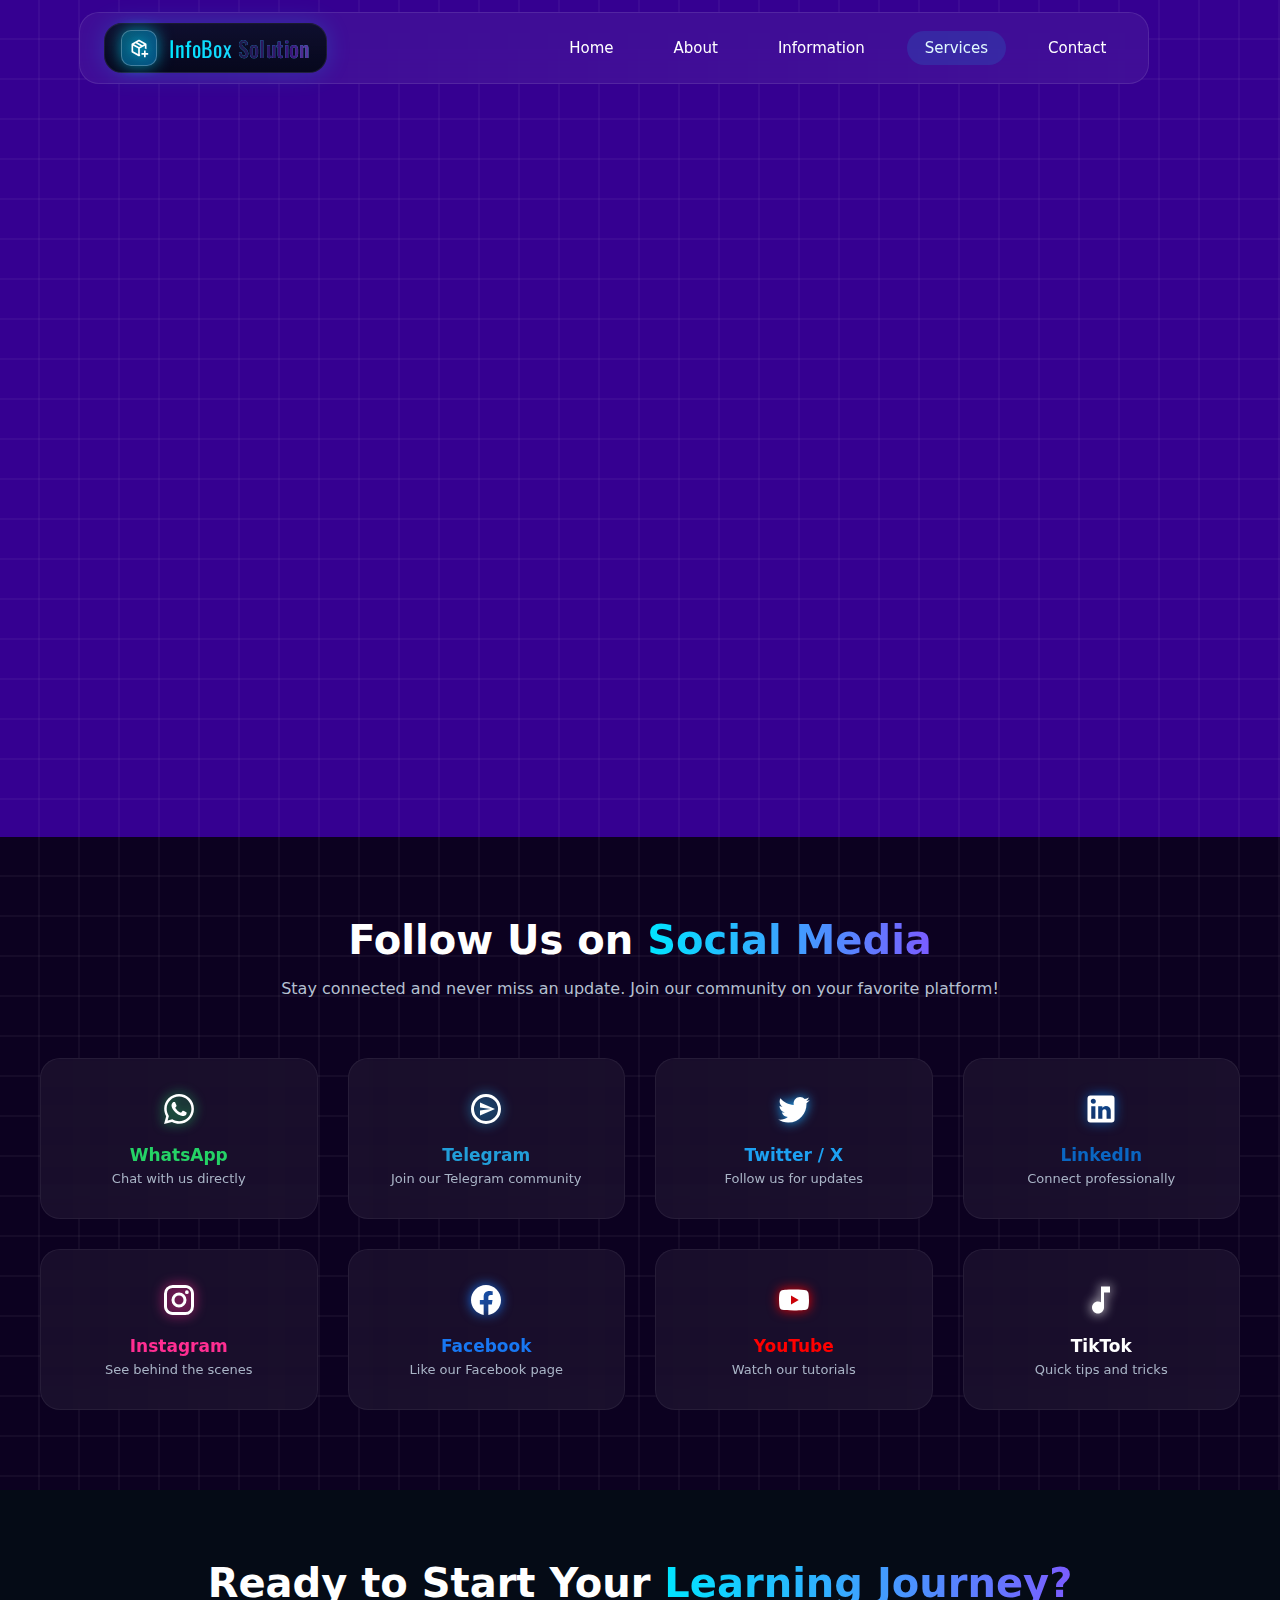
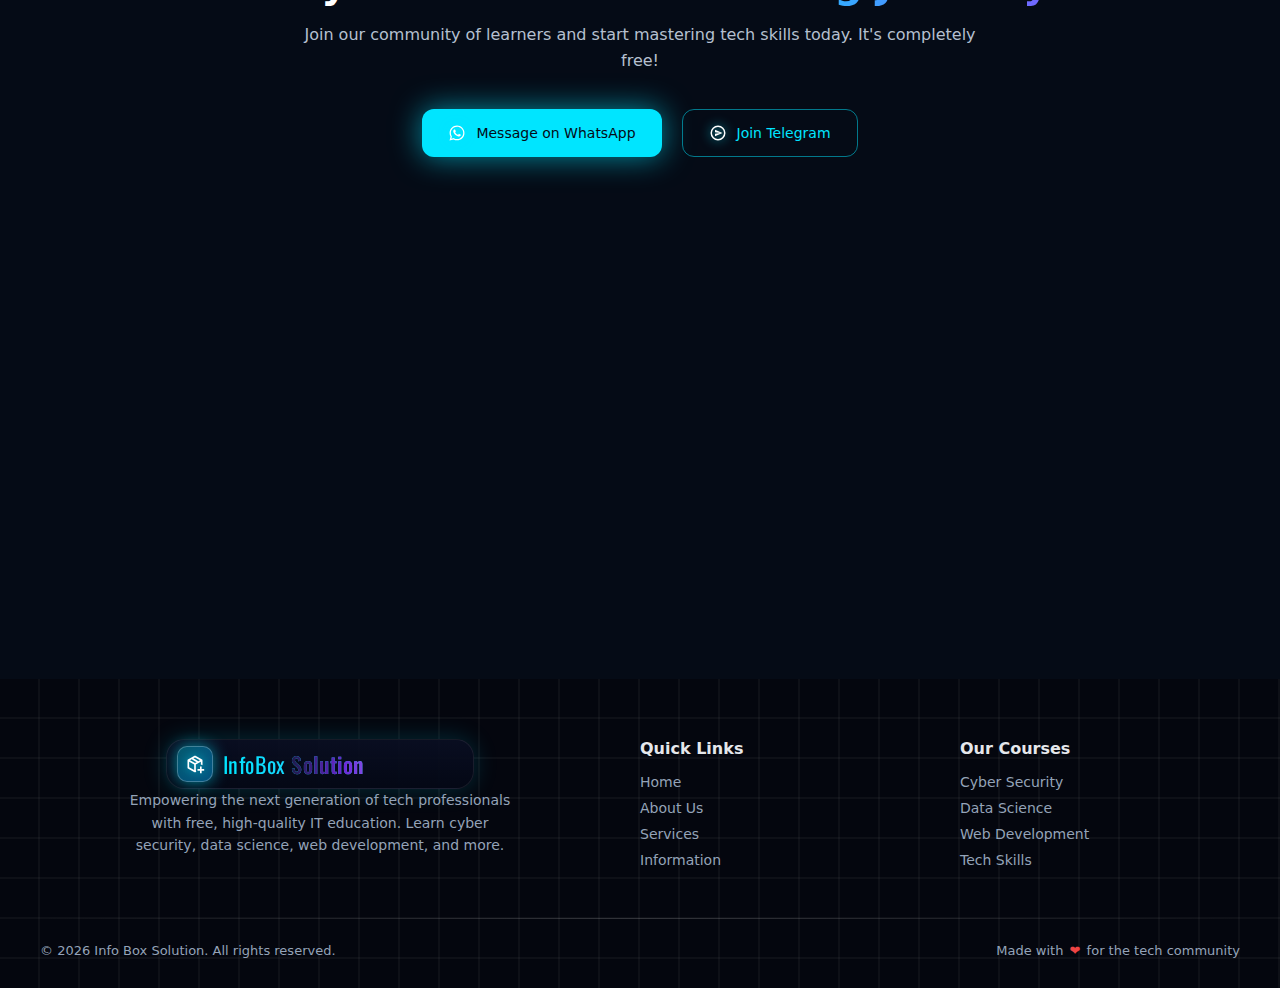
<file: contact.html>
<!DOCTYPE html>
<html lang="en">
<head>
  <meta charset="UTF-8">
  <meta name="viewport" content="width=device-width, initial-scale=1.0">
  <title>Info Box Solution Ltd – IT Services, Courses & Contact</title>
  <meta name="description" content="Info Box Solution Ltd provides web development, cyber security, data science, networking, and tech courses. Contact us via WhatsApp, email, or visit our Accra office.">
  <meta name="keywords" content="Info Box Solution, IT Services Ghana, Web Development, Cyber Security, Data Science, Tech Courses, Contact">
  <meta name="robots" content="index, follow">
  <link rel="canonical" href="https://infoboxsolution.com/">

  <!-- Open Graph / Facebook -->
  <meta property="og:type" content="website">
  <meta property="og:title" content="Info Box Solution Ltd – IT Services, Courses & Contact">
  <meta property="og:description" content="Info Box Solution Ltd provides web development, cyber security, data science, networking, and tech courses. Contact us via WhatsApp, email, or visit our Accra office.">
  <meta property="og:url" content="https://infoboxsolution.com/">
  <meta property="og:image" content="https://infoboxsolution.com/img/package-variant-closed-plus.svg">
  <meta property="og:site_name" content="Info Box Solution Ltd">

  <!-- Twitter Card -->
  <meta name="twitter:card" content="summary_large_image">
  <meta name="twitter:title" content="Info Box Solution Ltd – IT Services, Courses & Contact">
  <meta name="twitter:description" content="Info Box Solution Ltd provides web development, cyber security, data science, networking, and tech courses. Contact us via WhatsApp, email, or visit our Accra office.">
  <meta name="twitter:image" content="https://infoboxsolution.com/img/package-variant-closed-plus.svg">
  <meta name="twitter:site" content="@YourTwitterHandle">
  <meta name="twitter:creator" content="@YourTwitterHandle">

  <!-- Fonts & Styles -->
  <link rel="icon" href="./img/package-variant-closed-plus.svg" sizes="70x70">
  <link rel="preconnect" href="https://fonts.googleapis.com">
  <link rel="preconnect" href="https://fonts.gstatic.com" crossorigin>
  <link href="https://fonts.googleapis.com/css2?family=Agu+Display&family=Ga+Maamli&family=Oswald:wght@200..700&family=Ubuntu:ital,wght@0,300;0,400;0,500;0,700;1,300;1,400;1,500;1,700&display=swap" rel="stylesheet">
  <link rel="stylesheet" href="./css/contact.css">
  <script src="./js/main.js" defer></script>

  <!-- LocalBusiness Schema -->
  <script type="application/ld+json">
  {
    "@context": "https://schema.org",
    "@type": "LocalBusiness",
    "name": "Info Box Solution Ltd",
    "image": "https://infoboxsolution.com/img/package-variant-closed-plus.svg",
    "url": "https://infoboxsolution.com",
    "telephone": "+233502514708",
    "email": "infoboxsolution@gmail.com",
    "address": {
      "@type": "PostalAddress",
      "streetAddress": "Accra",
      "addressLocality": "Accra",
      "addressRegion": "Greater Accra",
      "postalCode": "GA",
      "addressCountry": "GH"
    },
    "openingHoursSpecification": {
      "@type": "OpeningHoursSpecification",
      "dayOfWeek": ["Monday","Tuesday","Wednesday","Thursday","Friday"],
      "opens": "09:00",
      "closes": "18:00"
    },
    "sameAs": [
      "https://www.facebook.com/YourPage",
      "https://www.instagram.com/YourPage",
      "https://www.linkedin.com/company/YourPage",
      "https://twitter.com/YourTwitterHandle",
      "https://www.youtube.com/@YourChannel"
    ]
  }
  </script>

  <!-- FAQ Schema -->
  <script type="application/ld+json">
  {
    "@context": "https://schema.org",
    "@type": "FAQPage",
    "mainEntity": [
      {
        "@type": "Question",
        "name": "How can I contact Info Box Solution?",
        "acceptedAnswer": {
          "@type": "Answer",
          "text": "You can contact us via WhatsApp, email, phone, or visit our Accra office."
        }
      },
      {
        "@type": "Question",
        "name": "What services does Info Box Solution offer?",
        "acceptedAnswer": {
          "@type": "Answer",
          "text": "We offer web development, cyber security, networking, database solutions, graphic design, photography, video editing, and more."
        }
      },
      {
        "@type": "Question",
        "name": "Do you offer online courses?",
        "acceptedAnswer": {
          "@type": "Answer",
          "text": "Yes, we provide free IT education, including cyber security, data science, web development, and tech skills."
        }
      }
    ]
  }
  </script>
</head>
<body>
<header class="navbar">
  <div class="nav-container">
    <div class="logo">
      <div class="logo-icon">
        <img src="./img/package-variant-closed-plus.svg" alt="Info Box Logo" />
      </div>
      <span>InfoBox <strong>Solution</strong></span>
    </div>
    <nav class="nav-links" id="navLinks" role="navigation">
      <a href="index.html">Home</a>
      <a href="about.html">About</a>
      <a href="information.html">Information</a>
      <a href="services.html" class="active">Services</a>
      <a href="contact.html">Contact</a>
    </nav>
    <img id="menuClose" class="menuClose" src="./img/menu.png" alt="menu Bar">
    <img id="menuOpen" class="navMenuOpen" src="./img/menu-open.png" alt="menu Bar">
  </div>
  <aside aria-hidden="true">
    <a href="index.html">Home</a>
    <a href="about.html">About</a>
    <a href="information.html">Information</a>
    <a href="services.html" class="active">Services</a>
    <a href="contact.html">Contact</a>
  </aside>
</header>

<main>
  <!-- Services Section
  <section class="services">
    <div class="services__header">
      <h2>Our <span>IT Services & Courses</span></h2>
      <p>Empowering learners and businesses with top-notch IT solutions and training programs.</p>
    </div>
    <div class="services__grid">
      <article class="service-card">
        <h3>Web Development</h3>
        <p>Responsive websites, web apps, e-commerce, and custom solutions for businesses.</p>
      </article>
      <article class="service-card">
        <h3>Cyber Security</h3>
        <p>Protect your data, networks, and systems with professional cybersecurity services.</p>
      </article>
      <article class="service-card">
        <h3>Data Science</h3>
        <p>Learn analytics, machine learning, AI, and data-driven decision making.</p>
      </article>
      <article class="service-card">
        <h3>Networking</h3>
        <p>Setup, optimize, and maintain local and cloud networks for business efficiency.</p>
      </article>
      <article class="service-card">
        <h3>Graphic Design & Media</h3>
        <p>Creative design, photography, and video editing services for brands and projects.</p>
      </article>
      <article class="service-card">
        <h3>IT Courses</h3>
        <p>Free courses for cyber security, data science, web development, and tech skills.</p>
      </article>
    </div>
  </section> -->

  <!-- Contact Section -->
  <section class="contact">
    <div class="contact__header">
      <span class="contact__badge">Get In Touch</span>
      <h2 class="contact__title">Connect <span>With Us</span></h2>
      <p>Reach out through any of our social media channels or directly via email and WhatsApp.</p>
    </div>
    <div class="contact__cards">
      <article class="contact__card">
        <div class="contact__icon"><img src="./img/email-edit-outline.svg" alt="Email"></div>
        <h3>Email</h3>
        <p class="contact__main">infoboxsolution@gmail.com</p>
        <span>Send us an email anytime</span>
      </article>
      <article class="contact__card">
        <div class="contact__icon"><img src="./img/phone.svg" alt="Phone"></div>
        <h3>Phone</h3>
        <p class="contact__main">+233502514708</p>
        <span>Mon–Fri, 9AM–6PM</span>
      </article>
      <article class="contact__card">
        <div class="contact__icon"><img src="./img/map-marker.svg" alt="Location"></div>
        <h3>Location</h3>
        <p class="contact__main">Accra, Ghana</p>
        <span>Operating globally online</span>
      </article>
    </div>
  </section>

  <!-- Social Media Section -->
  <section class="social">
    <div class="social__header">
      <h2>Follow Us on <span>Social Media</span></h2>
      <p>Stay connected and never miss an update. Join our community on your favorite platform!</p>
    </div>
    <div class="social__grid">
      <a class="social__card whatsapp" href="#"><img src="./img/whatsapp.svg" alt="WhatsApp"><h3>WhatsApp</h3><span>Chat with us directly</span></a>
      <a class="social__card telegram" href="#"><img src="./img/send-circle-outline.svg" alt="Telegram"><h3>Telegram</h3><span>Join our Telegram community</span></a>
      <a class="social__card twitter" href="#"><img src="./img/twitter.svg" alt="Twitter / X"><h3>Twitter / X</h3><span>Follow us for updates</span></a>
      <a class="social__card linkedin" href="#"><img src="./img/linkedin.svg" alt="LinkedIn"><h3>LinkedIn</h3><span>Connect professionally</span></a>
      <a class="social__card instagram" href="#"><img src="./img/instagram.svg" alt="Instagram"><h3>Instagram</h3><span>See behind the scenes</span></a>
      <a class="social__card facebook" href="#"><img src="./img/facebook.svg" alt="Facebook"><h3>Facebook</h3><span>Like our Facebook page</span></a>
      <a class="social__card youtube" href="#"><img src="./img/youtube.svg" alt="YouTube"><h3>YouTube</h3><span>Watch our tutorials</span></a>
      <a class="social__card tiktok" href="#"><img src="./img/music-note.svg" alt="TikTok"><h3>TikTok</h3><span>Quick tips and tricks</span></a>
    </div>
  </section>

  <!-- CTA Section -->
  <section class="cta">
    <div class="cta__content">
      <h2>Ready to Start Your <span>Learning Journey?</span></h2>
      <p>Join our community of learners and start mastering tech skills today. It's completely free!</p>
      <div class="cta__actions">
        <a class="cta__btn cta__btn--primary" href="#"><img src="./img/whatsapp.svg" alt="">Message on WhatsApp</a>
        <a class="cta__btn cta__btn--outline" href="#"><img src="./img/send-circle-outline.svg" alt="">Join Telegram</a>
      </div>
    </div>
  </section>

  <!-- Google Map -->
  <section class="map">
    <iframe
      src="https://www.google.com/maps/embed?pb=!1m18!1m12!1m3!1d3979.000000!2d-0.000000!3d5.600000!2m3!1f0!2f0!3f0!3m2!1i1024!2i768!4f13.1!3m3!1m2!1s0x1030000000000000%3A0x0000000000000000!2sAccra!5e0!3m2!1sen!2sgh!4v0000000000000"
      width="100%" height="450" style="border:0;" allowfullscreen="" loading="lazy" referrerpolicy="no-referrer-when-downgrade">
    </iframe>
  </section>
</main>

<footer class="footer">
  <div class="footer-container">
    <div class="footer-top">
      <div class="footer-brand">
        <div class="footer-logo">
          <div class="footer-logo-icon"><img src="./img/package-variant-closed-plus.svg" alt="Info Box Logo" /></div>
          <span>InfoBox <strong>Solution</strong></span>
        </div>
        <p>Empowering the next generation of tech professionals with free, high-quality IT education. Learn cyber security, data science, web development, and more.</p>
      </div>
      <div class="footer-links">
        <h4>Quick Links</h4>
        <a href="index.html">Home</a>
        <a href="about.html">About Us</a>
        <a href="services.html">Services</a>
        <a href="information.html">Information</a>
      </div>
      <div class="footer-links">
        <h4>Our Courses</h4>
        <a href="index.html#courses">Cyber Security</a>
        <a href="index.html#courses">Data Science</a>
        <a href="index.html#courses">Web Development</a>
        <a href="index.html#courses">Tech Skills</a>
      </div>
    </div>
    <div class="footer-divider"></div>
    <div class="footer-bottom">
      <span>© 2026 Info Box Solution. All rights reserved.</span>
      <span>Made with <span class="heart">❤</span> for the tech community</span>
    </div>
  </div>
</footer>
</body>
</html>
</file>
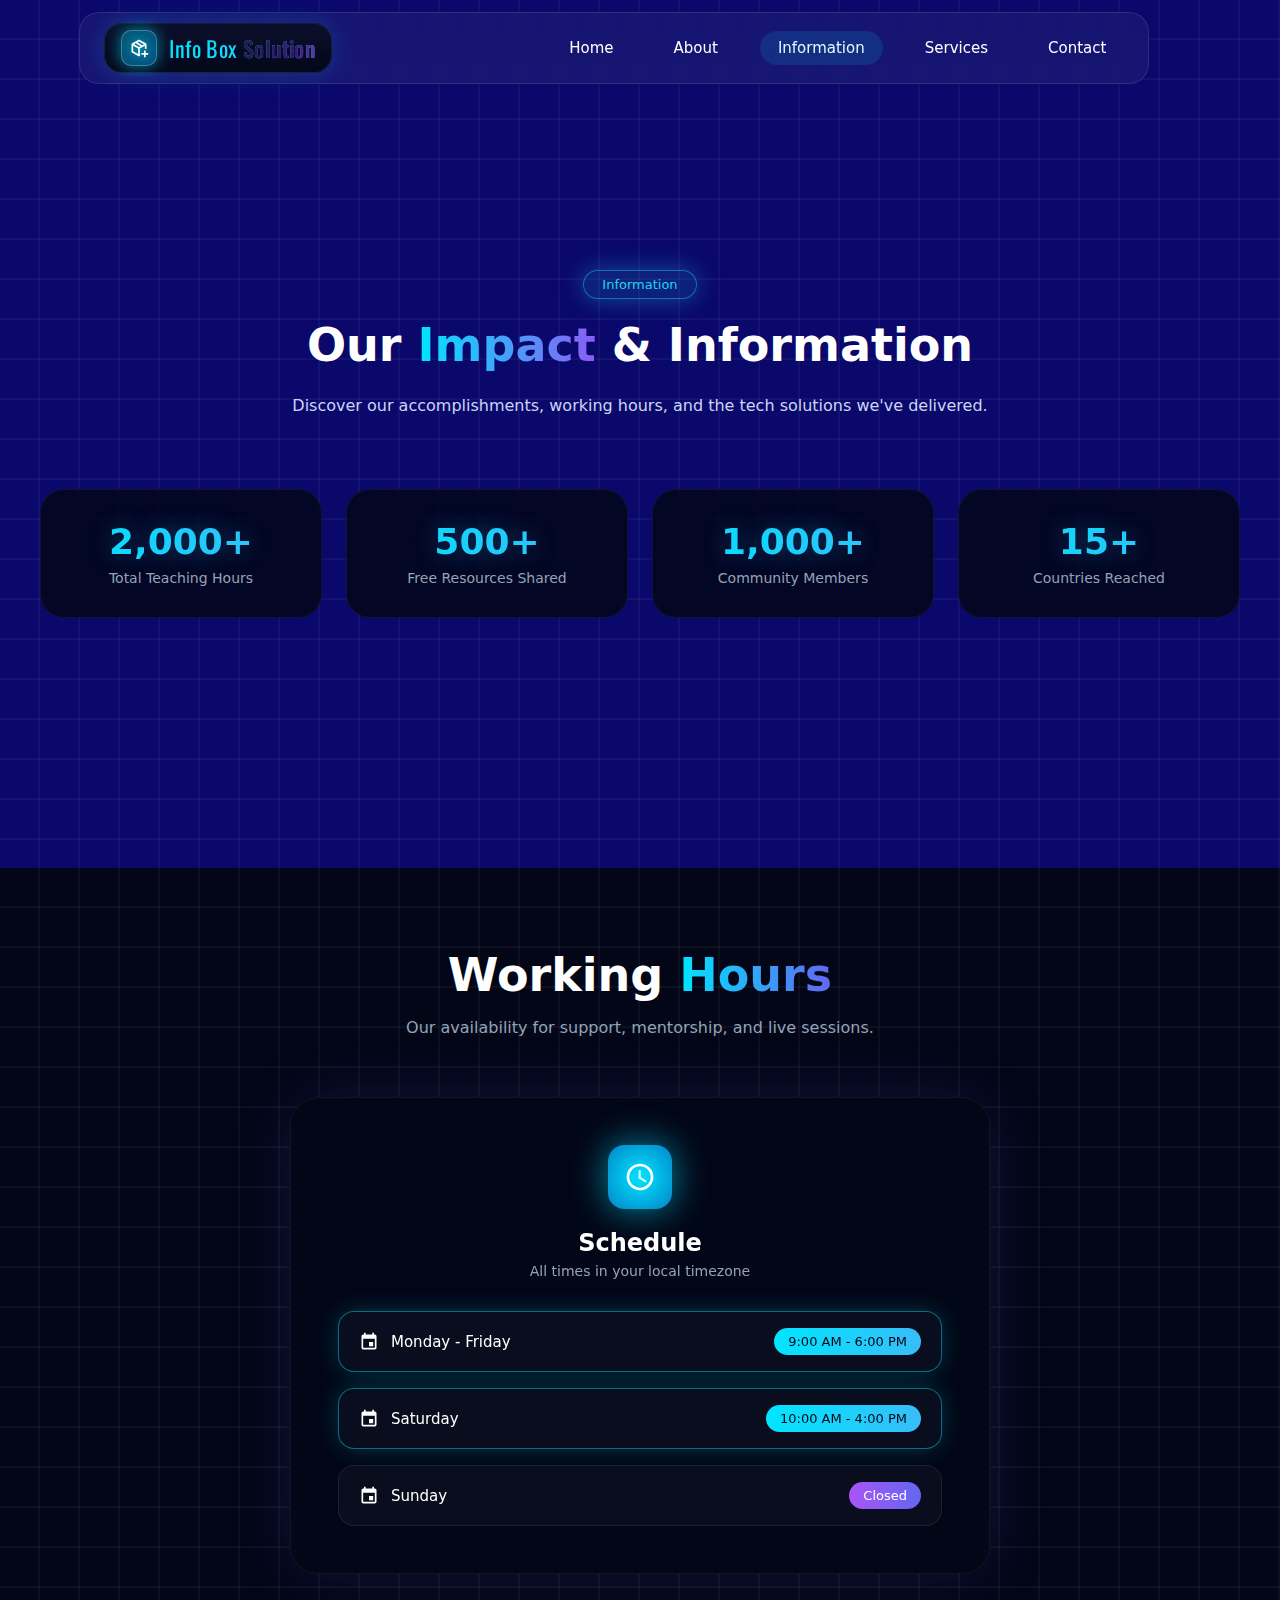
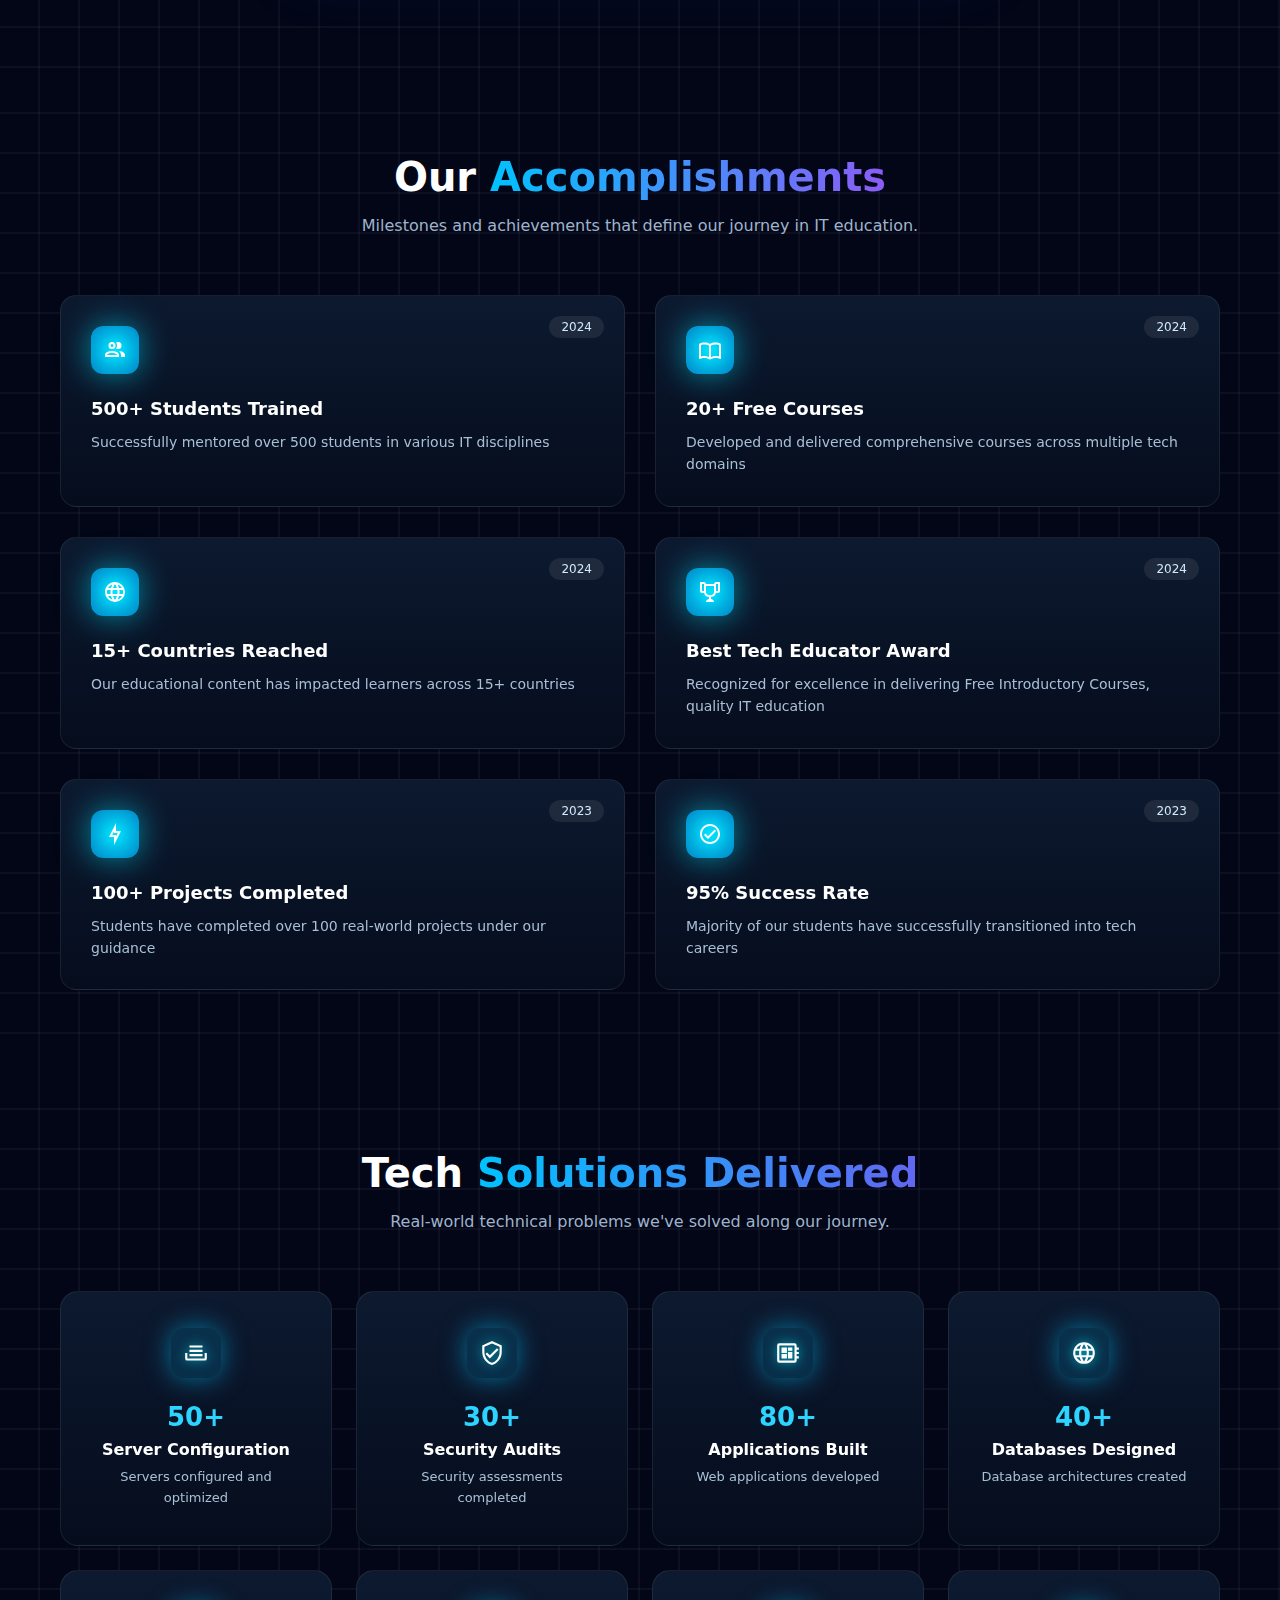
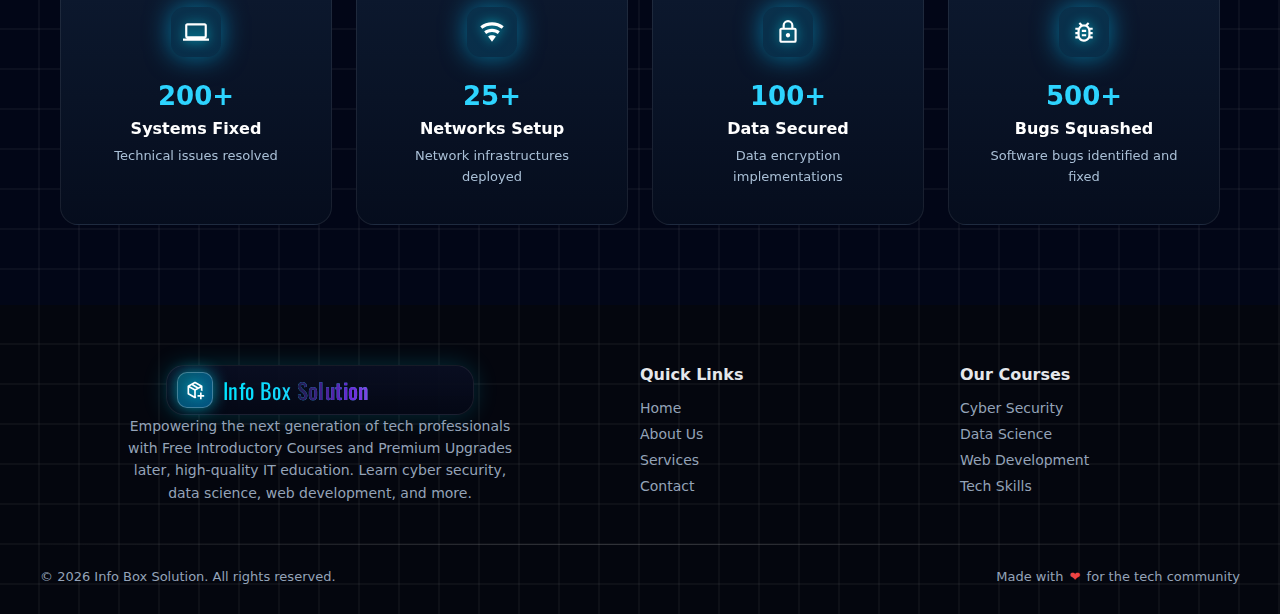
<file: information.html>
<!DOCTYPE html>
<html lang="en">
<head>
  <!-- Technical Meta -->
  <meta charset="UTF-8">
  <meta http-equiv="X-UA-Compatible" content="IE=edge">

  <meta name="viewport" content="width=device-width, initial-scale=1.0">

  <!-- Primary SEO -->
  <title>Information & Impact | Info Box Solution – Free Tech Courses in Ghana</title>

  <meta name="description" content="Explore Info Box Solution’s impact, achievements, working hours, and technical solutions. Over 500+ students trained with free tech courses in Ghana.">

  <meta name="keywords" content="Free Tech Courses in Ghana, IT Training Ghana, Cyber Security Training, Web Development Ghana, Info Box Solution">

  <link rel="canonical" href="https://infoboxsolution.com/information.html">

  <meta name="robots" content="index, follow, max-image-preview:large">

  <!-- Open Graph (Facebook, WhatsApp, LinkedIn) -->
  <meta property="og:site_name" content="Info Box Solution">
  <meta property="og:title" content="Our Impact & Information | Info Box Solution">
  <meta property="og:description" content="Discover our achievements, working hours, and tech solutions. Leading provider of free IT courses in Ghana.">
  <meta property="og:image" content="https://infoboxsolution.com/img/founder.jpg">
  <meta property="og:url" content="https://infoboxsolution.com/information.html">
  <meta property="og:type" content="website">

  <!-- Twitter -->
  <meta name="twitter:card" content="summary_large_image">

  <!-- Favicon -->
  <link rel="icon" href="./img/package-variant-closed-plus.svg" type="image/svg+xml" sizes="70x70">

  <!-- Fonts (Optimized: merged) -->
  <link rel="preconnect" href="https://fonts.googleapis.com">
  <link rel="preconnect" href="https://fonts.gstatic.com" crossorigin>

  <link href="https://fonts.googleapis.com/css2?family=Agu+Display&family=Ga+Maamli&family=Oswald:wght@200..700&family=Ubuntu:wght@300;400;500;700&display=swap" rel="stylesheet">

  <!-- Styles -->
  <link rel="stylesheet" href="./css/informationStyle.css">
  <link rel="stylesheet" href="./css/informationMedia.css">
   <link rel="preconnect" href="https://fonts.gstatic.com" crossorigin>
  <link href="https://fonts.googleapis.com/css2?family=Agu+Display&family=Ga+Maamli&family=Oswald:wght@200..700&family=Ubuntu:ital,wght@0,300;0,400;0,500;0,700;1,300;1,400;1,500;1,700&display=swap" rel="stylesheet">

  <!-- Main Script -->
  <script src="./js/main.js" defer></script>


  <!-- Google Analytics (GA4) -->
  <!-- Replace G-XXXXXXXXXX with your real ID -->
  <script async src="https://www.googletagmanager.com/gtag/js?id=G-XXXXXXXXXX"></script>

  <script>
    window.dataLayer = window.dataLayer || [];

    function gtag() {
      dataLayer.push(arguments);
    }

    gtag('js', new Date());

    gtag('config', 'G-XXXXXXXXXX');
  </script>


  <!-- Local Business Schema (SEO Boost for Ghana) -->
  <script type="application/ld+json">
  {
    "@context": "https://schema.org",
    "@type": "EducationalOrganization",
    "name": "Info Box Solution",
    "url": "https://infoboxsolution.com",
    "logo": "https://infoboxsolution.com/img/package-variant-closed-plus.svg",
    "address": {
      "@type": "PostalAddress",
      "addressCountry": "GH",
      "addressRegion": "Greater Accra",
      "addressLocality": "Accra"
    },
    "areaServed": "Ghana",
    "description": "Provider of free tech and IT training courses in Ghana including cyber security, web development, and data science.",
    "sameAs": [
      "https://www.facebook.com/",
      "https://www.instagram.com/",
      "https://www.linkedin.com/"
    ]
  }
  </script>

</head>

<body>
    <header class="navbar">
  <div class="nav-container">

<div class="logo">
  <div class="logo-icon">
    <img src="./img/package-variant-closed-plus.svg" alt="Info Box Logo" />
  </div>
  <span>Info Box <strong>Solution</strong></span>
</div>


    <nav class="nav-links" id="navLinks">
      <a href="index.html">Home</a>
      <a href="about.html">About</a>
      <a href="information.html"class="active" >Information</a>
      <a href="services.html">Services</a>
      <a href="contact.html">Contact</a>
    </nav>


        <img id="menuClose" class="menuClose" src="./img/menu.png" alt="menu Bar">
        <img id="menuOpen" class="navMenuOpen"src="./img/menu-open.png" alt="menu Bar">

  </div>
          <aside>
        <a href="index.html">Home</a>
      <a href="about.html">About</a>
      <a href="information.html" class="active" >Information</a>
      <a href="services.html">Services</a>
      <a href="contact.html">Contact</a>
        </aside>
</header>

<section class="impact">
  <div class="impact-header">
    <span class="impact-badge">Information</span>

    <h2 class="impact-title">
      Our <span>Impact</span> & Information
    </h2>

    <p class="impact-description">
      Discover our accomplishments, working hours, and the tech solutions we've delivered.
    </p>
  </div>

  <div class="impact-grid">
    <div class="impact-card">
      <h3>2,000+</h3>
      <p>Total Teaching Hours</p>
    </div>

    <div class="impact-card">
      <h3>500+</h3>
      <p>Free Resources Shared</p>
    </div>

    <div class="impact-card">
      <h3>1,000+</h3>
      <p>Community Members</p>
    </div>

    <div class="impact-card">
      <h3>15+</h3>
      <p>Countries Reached</p>
    </div>
  </div>
</section>

<section class="working-hours">
  <div class="working-header">
    <h2 class="working-title">
      Working <span>Hours</span>
    </h2>
    <p class="working-subtitle">
      Our availability for support, mentorship, and live sessions.
    </p>
  </div>

  <div class="schedule-card">
    <div class="schedule-icon">
      <img src="./img/clock.svg" alt="Clock icon">
    </div>

    <h3 class="schedule-title">Schedule</h3>
    <p class="schedule-note">All times in your local timezone</p>

    <div class="schedule-list">
      <div class="schedule-row active">
        <div class="day">
          <img src="./img/calendar.svg" alt="">
          <span>Monday - Friday</span>
        </div>
        <span class="time open">9:00 AM - 6:00 PM</span>
      </div>

      <div class="schedule-row active">
        <div class="day">
          <img src="./img/calendar.svg" alt="">
          <span>Saturday</span>
        </div>
        <span class="time open">10:00 AM - 4:00 PM</span>
      </div>

      <div class="schedule-row">
        <div class="day">
          <img src="./img/calendar.svg" alt="">
          <span>Sunday</span>
        </div>
        <span class="time closed">Closed</span>
      </div>
    </div>
  </div>
</section>
<main>
    <section class="accomplishments">

  <header class="header">
    <h2>Our <span>Accomplishments</span></h2>
    <p>Milestones and achievements that define our journey in IT education.</p>
  </header>

  <div class="grid">

    <article class="card">
      <span class="year">2024</span>
      <div class="icon-ac">
        <img src="./img/account-multiple-outline.svg" alt="">
      </div>
      <h3>500+ Students Trained</h3>
      <p>Successfully mentored over 500 students in various IT disciplines</p>
    </article>

    <article class="card">
      <span class="year">2024</span>
      <div class="icon-ac">
        <img src="./img/book-open-blank-variant-outline.svg" alt="">
      </div>
      <h3>20+ Free Courses</h3>
      <p>Developed and delivered comprehensive courses across multiple tech domains</p>
    </article>

    <article class="card">
      <span class="year">2024</span>
      <div class="icon-ac">
        <img src="./img/web.svg" alt="">
      </div>
      <h3>15+ Countries Reached</h3>
      <p>Our educational content has impacted learners across 15+ countries</p>
    </article>

    <article class="card">
      <span class="year">2024</span>
      <div class="icon-ac">
        <img src="./img/trophy-outline.svg" alt="">
      </div>
      <h3>Best Tech Educator Award</h3>
      <p>Recognized for excellence in delivering Free Introductory Courses, quality IT education</p>
    </article>

    <article class="card">
      <span class="year">2023</span>
      <div class="icon-ac">
        <img src="./img/lightning-bolt-outline.svg" alt="">
      </div>
      <h3>100+ Projects Completed</h3>
      <p>Students have completed over 100 real-world projects under our guidance</p>
    </article>

    <article class="card">
      <span class="year">2023</span>
      <div class="icon-ac">
        <img src="./img/check-circle-outline.svg" alt="">
      </div>
      <h3>95% Success Rate</h3>
      <p>Majority of our students have successfully transitioned into tech careers</p>
    </article>

  </div>
</section>

<section class="solutions">

  <header class="solutions-header">
    <h2>Tech <span>Solutions Delivered</span></h2>
    <p>Real-world technical problems we've solved along our journey.</p>
  </header>

  <div class="solutions-grid">

    <div class="solution-card">
      <div class="icon">
        <img src="./img/tray-full.svg" alt="">
      </div>
      <h3><span class="count">50+</span></h3>
      <strong>Server Configuration</strong>
      <p>Servers configured and optimized</p>
    </div>

    <div class="solution-card">
      <div class="icon">
        <img src="./img/shield-check-outline.svg" alt="">
      </div>
      <h3><span class="count">30+</span></h3>
      <strong>Security Audits</strong>
      <p>Security assessments completed</p>
    </div>

    <div class="solution-card">
      <div class="icon">
        <img src="./img/developer-board.svg" alt="">
      </div>
      <h3><span class="count">80+</span></h3>
      <strong>Applications Built</strong>
      <p>Web applications developed</p>
    </div>

    <div class="solution-card">
      <div class="icon">
        <img src="./img/web.svg" alt="">
      </div>
      <h3><span class="count">40+</span></h3>
      <strong>Databases Designed</strong>
      <p>Database architectures created</p>
    </div>

    <div class="solution-card">
      <div class="icon">
        <img src="./img/laptop.svg" alt="">
      </div>
      <h3><span class="count">200+</span></h3>
      <strong>Systems Fixed</strong>
      <p>Technical issues resolved</p>
    </div>

    <div class="solution-card">
      <div class="icon">
        <img src="./img/wifi.svg" alt="">
      </div>
      <h3><span class="count">25+</span></h3>
      <strong>Networks Setup</strong>
      <p>Network infrastructures deployed</p>
    </div>

    <div class="solution-card">
      <div class="icon">
        <img src="./img/lock-outline.svg" alt="">
      </div>
      <h3><span class="count">100+</span></h3>
      <strong>Data Secured</strong>
      <p>Data encryption implementations</p>
    </div>

    <div class="solution-card">
      <div class="icon">
        <img src="./img/bug-outline.svg" alt="">
      </div>
      <h3><span class="count">500+</span></h3>
      <strong>Bugs Squashed</strong>
      <p>Software bugs identified and fixed</p>
    </div>

  </div>
</section>
</main>
<footer class="footer">
  <div class="footer-container">

    <div class="footer-top">


      <div class="footer-brand">
<div class="footer-logo">
  <div class="footer-logo-icon">
    <img src="./img/package-variant-closed-plus.svg" alt="Info Box Logo" />
  </div>
  <span>Info Box <strong>Solution</strong></span>
</div>
        <p>
          Empowering the next generation of tech professionals with Free Introductory Courses and Premium Upgrades later,
          high-quality IT education. Learn cyber security, data science,
          web development, and more.
        </p>
      </div>


      <div class="footer-links">
        <h4>Quick Links</h4>
        <a href="index.html">Home</a>
        <a href="about.html">About Us</a>
        <a href="services.html">Services</a>
        <a href="contact.html">Contact</a>
      </div>

      <div class="footer-links">
        <h4>Our Courses</h4>
        <a href="index.html#courses">Cyber Security</a>
        <a href="index.html#courses">Data Science</a>
        <a href="index.html#courses">Web Development</a>
        <a href="index.html#courses">Tech Skills</a>
      </div>

    </div>

    <div class="footer-divider"></div>

    <div class="footer-bottom">
      <span>© 2026 Info Box Solution. All rights reserved.</span>
      <span>
        Made with <span class="heart">❤</span> for the tech community
      </span>
    </div>

  </div>
</footer>


</body>
</html>
</file>
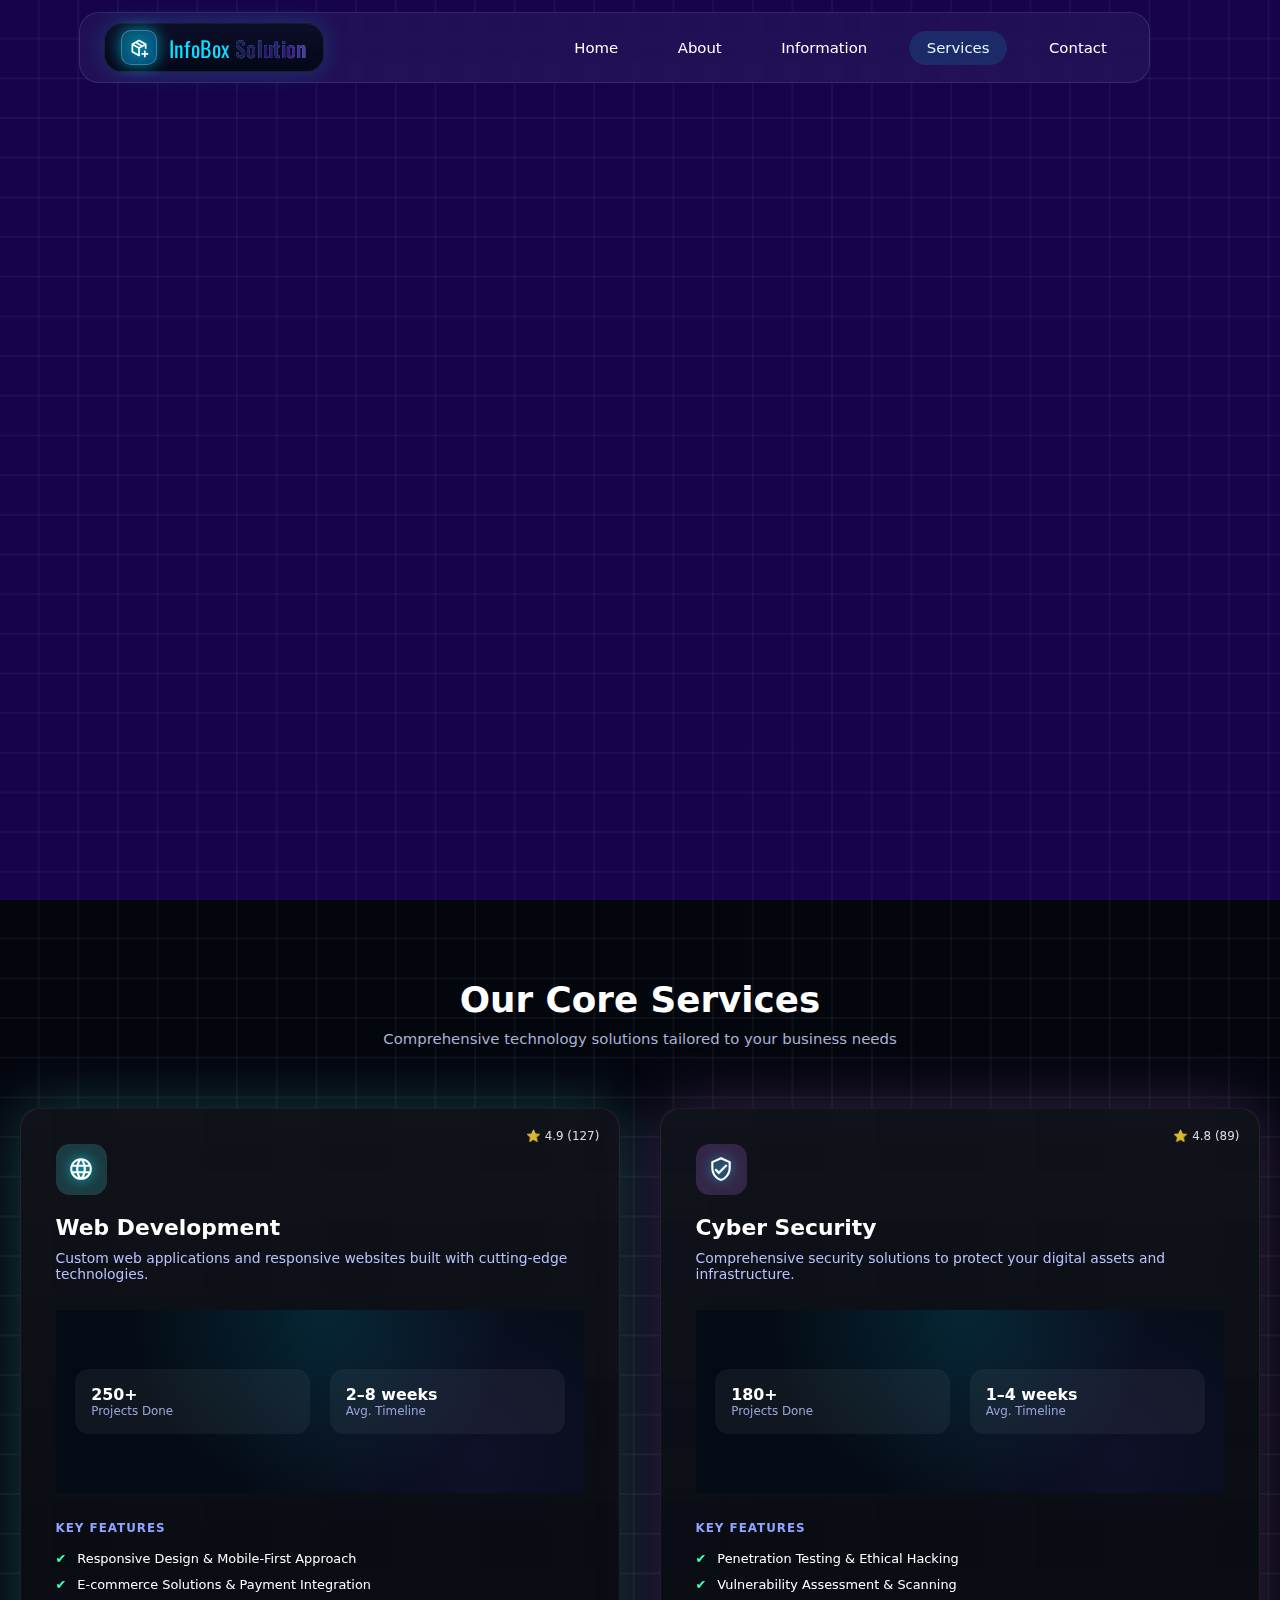
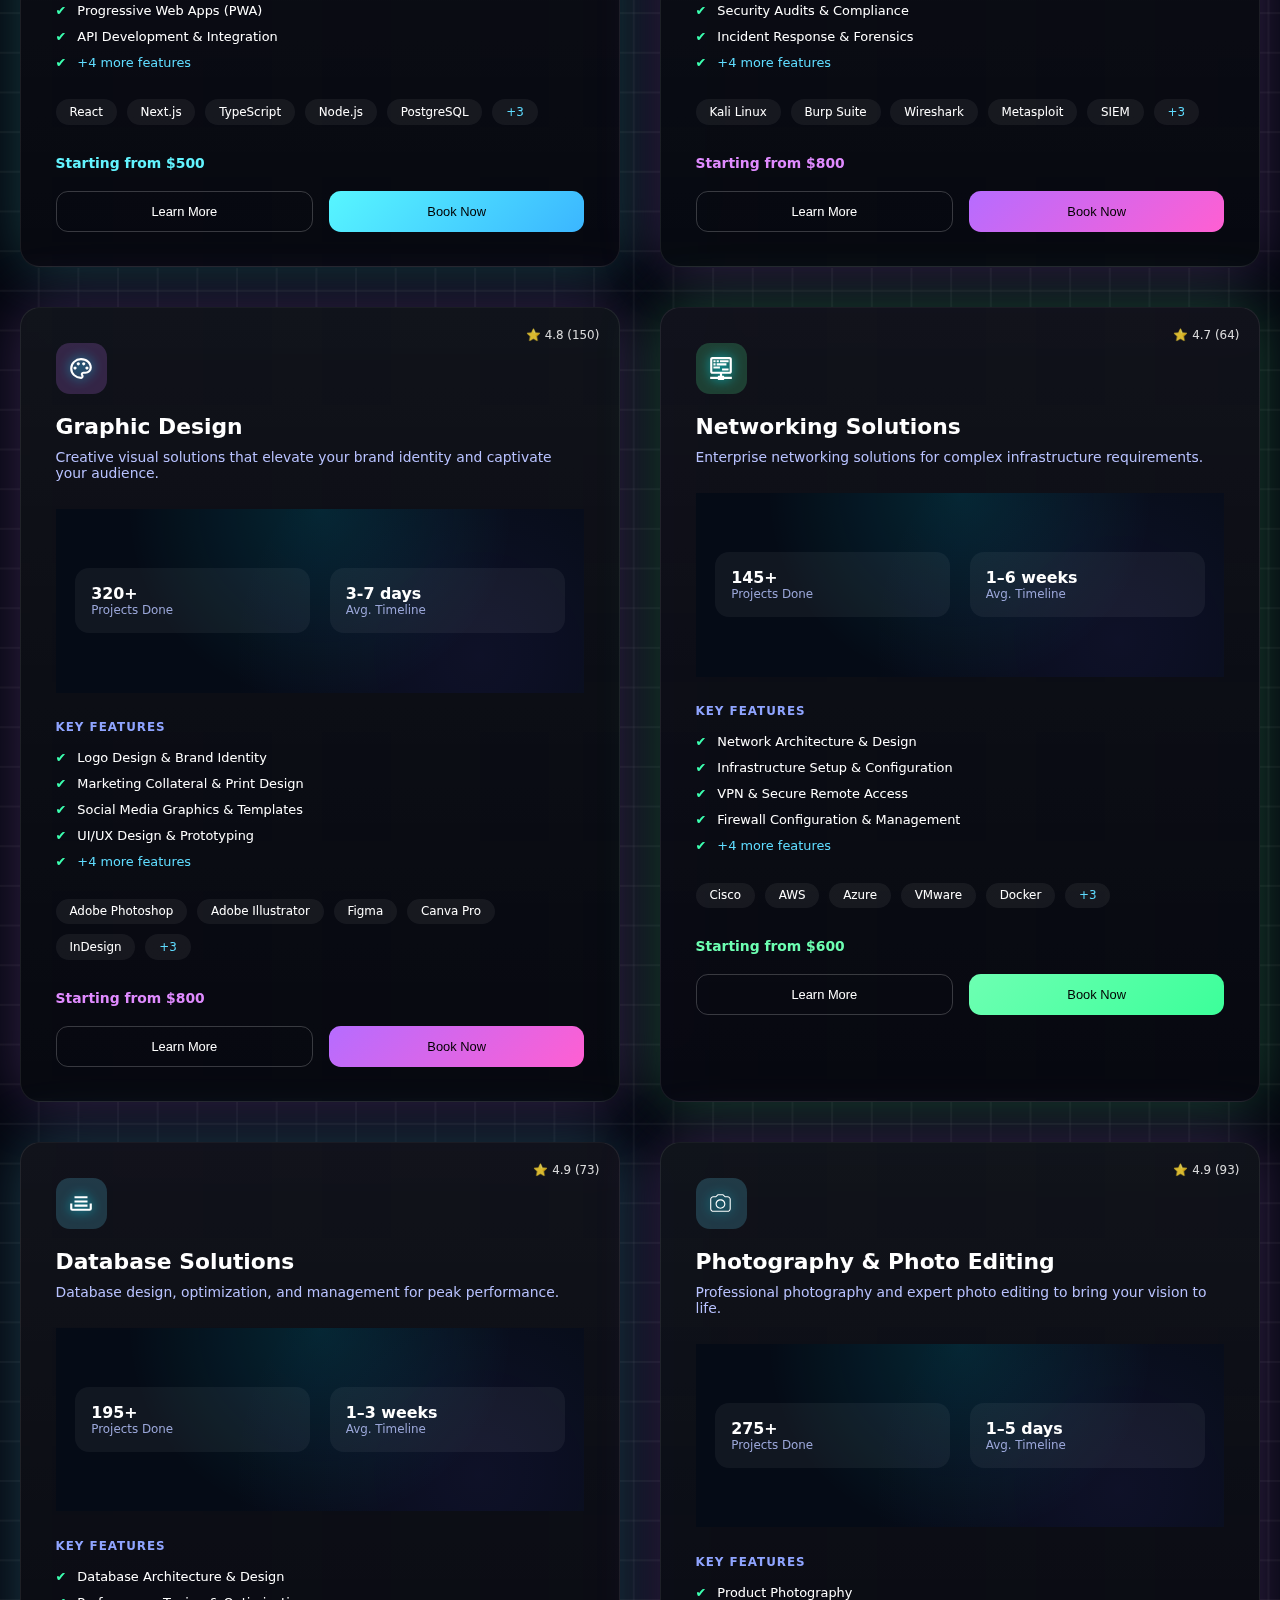
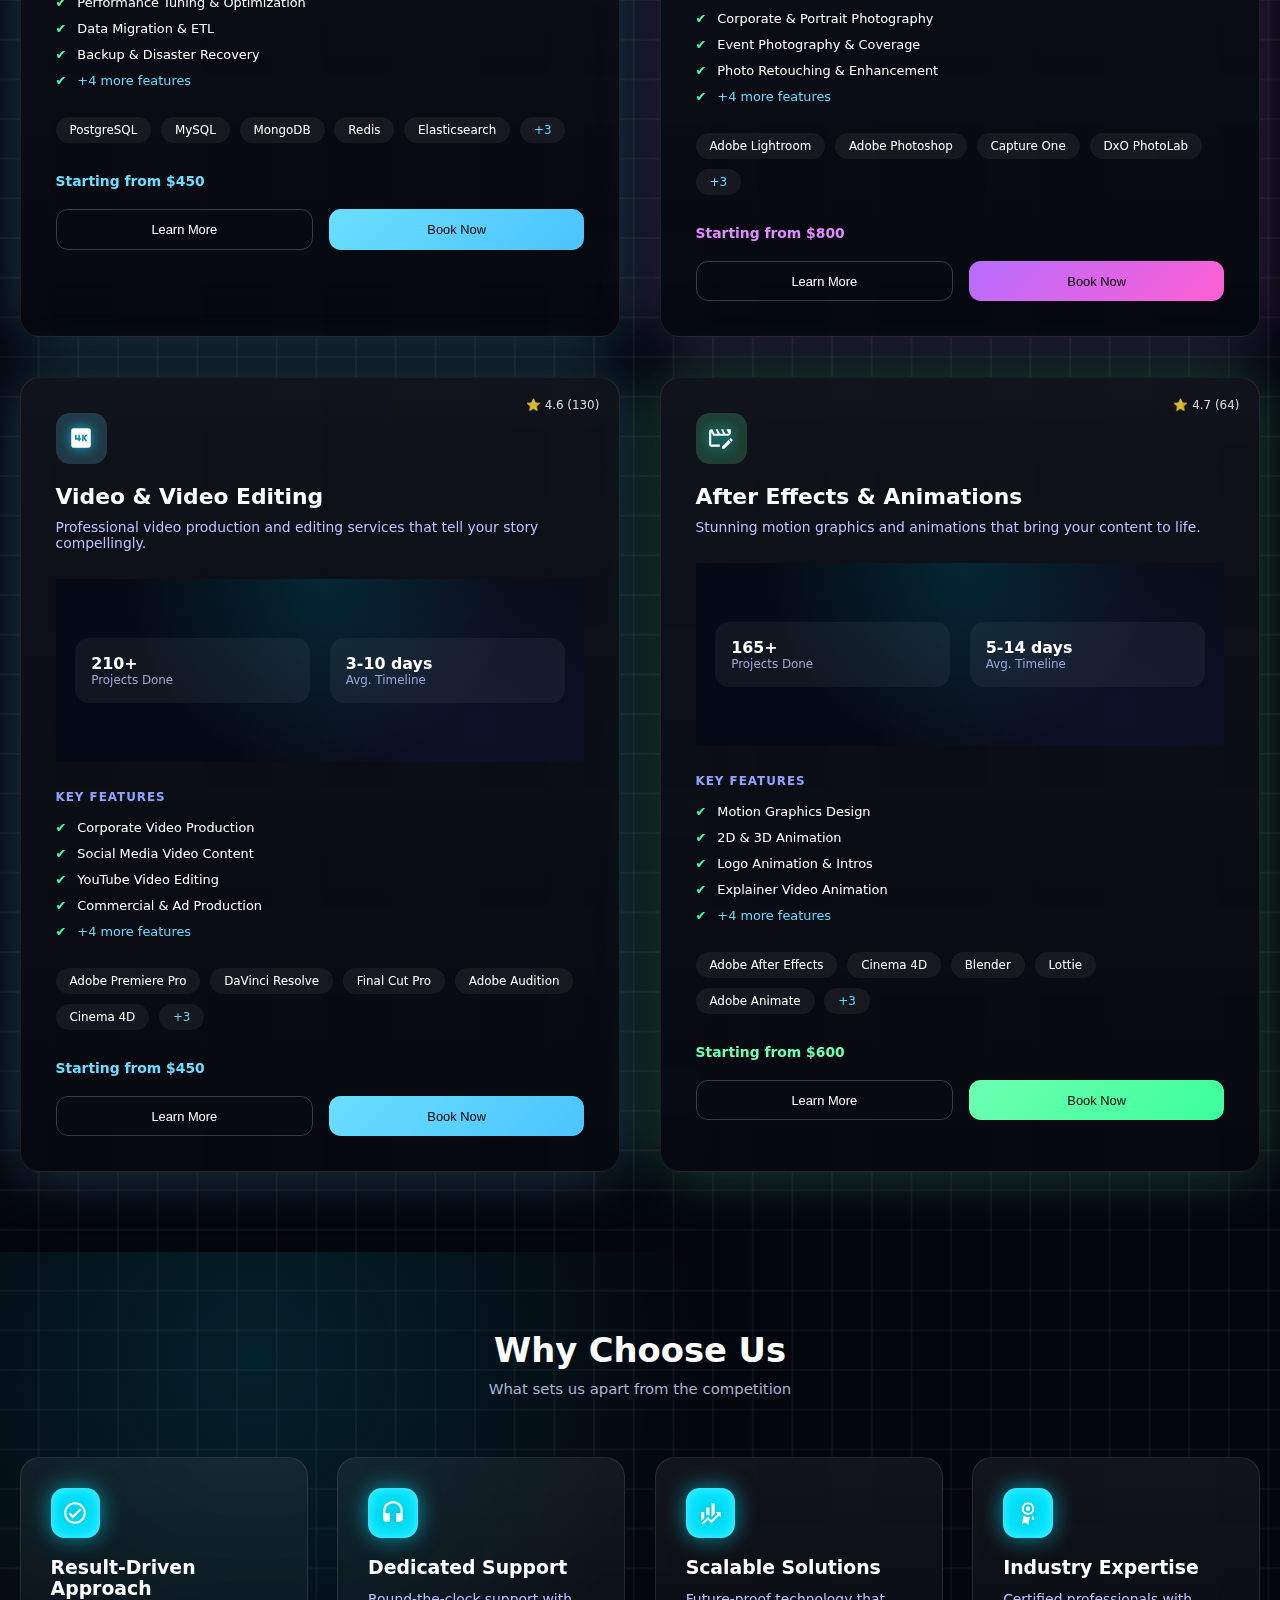
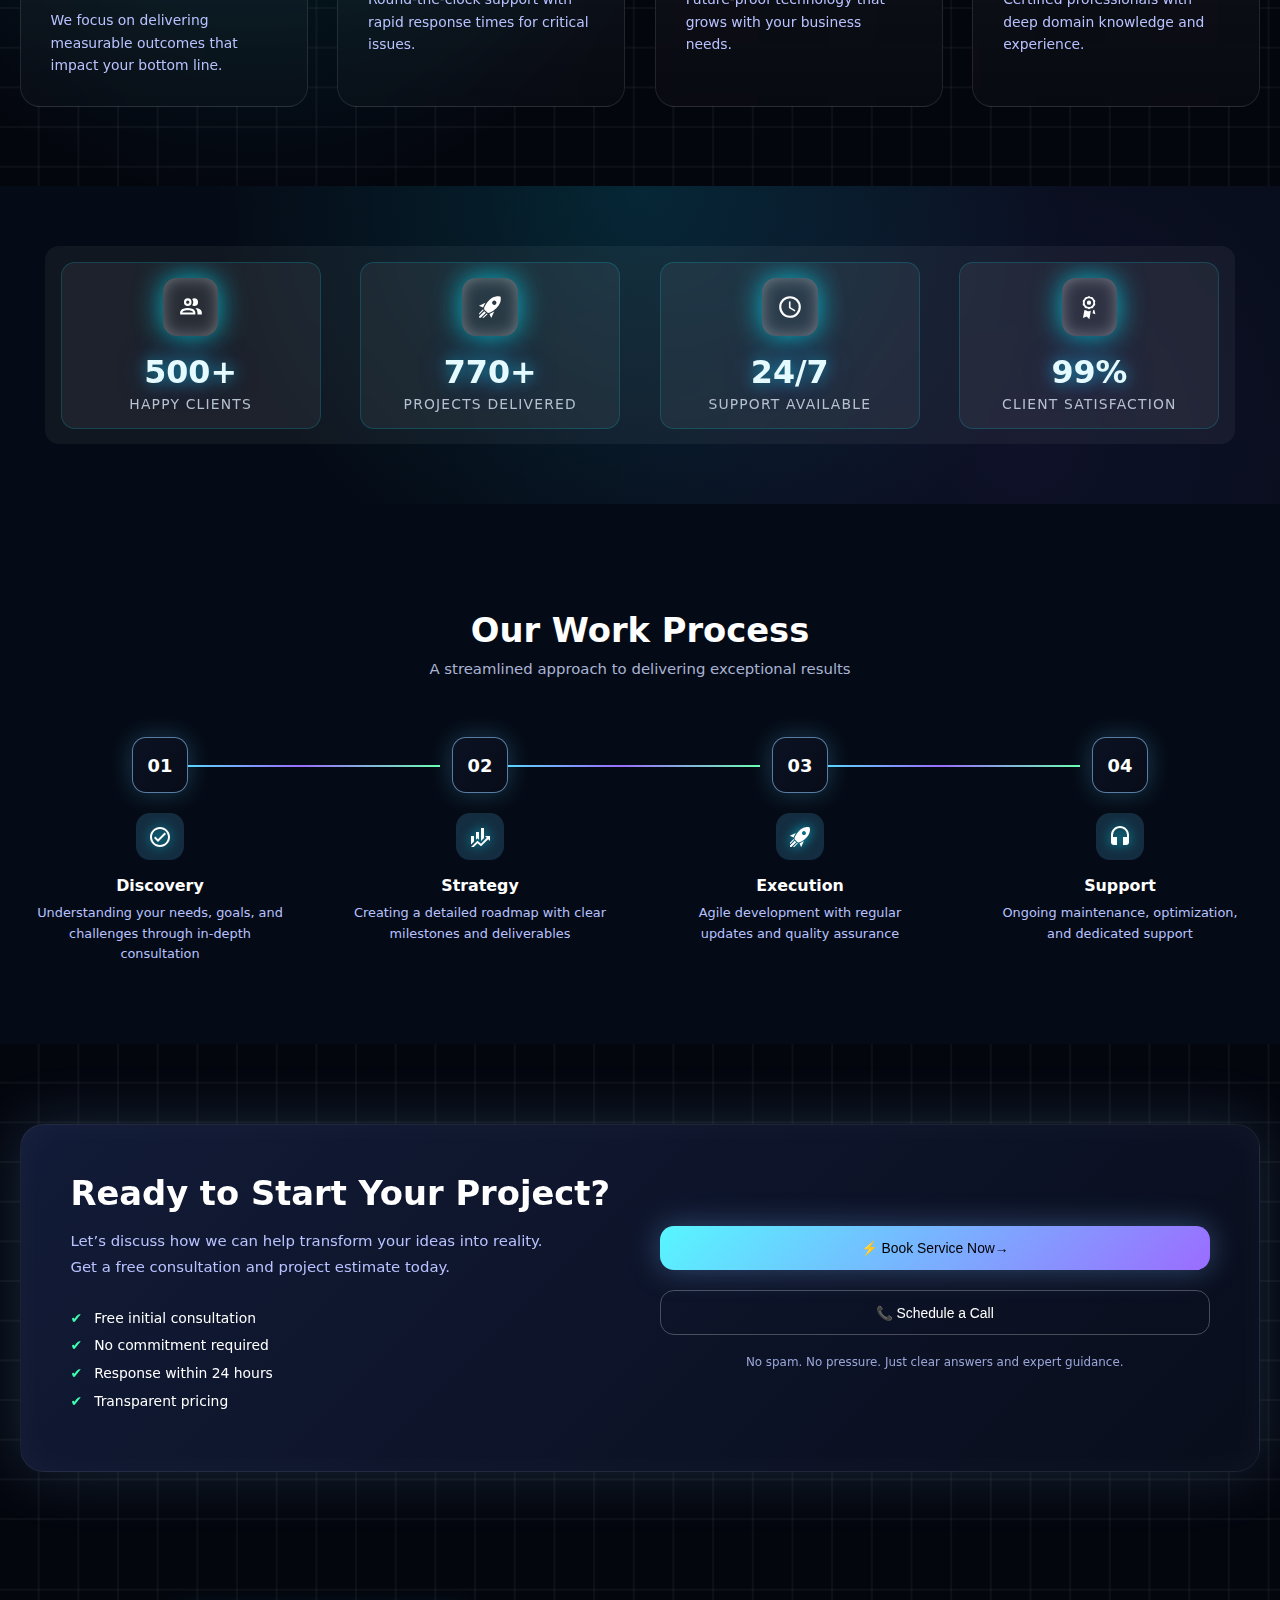
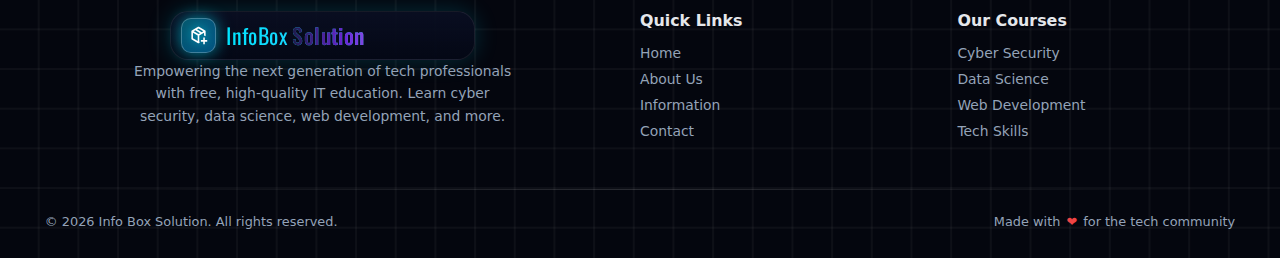
<file: services.html>
<!DOCTYPE html>
<html lang="en-GH">
<head>
  <!-- Technical Meta -->
  <meta charset="UTF-8">
  <meta http-equiv="X-UA-Compatible" content="IE=edge">

  <meta name="viewport" content="width=device-width, initial-scale=1.0">

  <!-- Primary SEO -->
    <title>IT Services in Accra, Ghana | Web, Networking systems & Digital Solutions</title>

  <meta name="description" content="Professional IT and digital services in Ghana. We offer web development, cyber security, networking, graphic design, video editing, and database solutions. Free consultation available.">

  <meta name="keywords" content="IT Services in Ghana, Web Development Ghana, Cyber Security Ghana, Graphic Design Ghana, Digital Services Accra, Info Box Solution">

  <link rel="canonical" href="https://infoboxsolution.com/services.html">

  <meta name="robots" content="index, follow, max-image-preview:large">

    <!-- Geo Targeting -->
  <meta name="geo.region" content="GH-AA">
  <meta name="geo.placename" content="Accra">
  <meta name="geo.position" content="5.6037;-0.1870">
  <meta name="ICBM" content="5.6037, -0.1870">

  <!-- Open Graph (Social Sharing) -->
  <meta property="og:site_name" content="Info Box Solution">
  <meta property="og:title" content="Professional IT & Digital Services in Ghana | Info Box Solution">
  <meta property="og:description" content="Enterprise-grade web, cyber security, networking, and creative services in Ghana. Transform your ideas into digital reality.">
  <meta property="og:image" content="https://infoboxsolution.com/img/services-preview.jpg">
  <meta property="og:url" content="https://infoboxsolution.com/services.html">
  <meta property="og:type" content="website">

  <!-- Twitter -->
  <meta name="twitter:card" content="summary_large_image">

  <!-- Favicon -->
  <link rel="icon" href="./img/package-variant-closed-plus.svg" type="image/svg+xml" sizes="70x70">
    <link rel="apple-touch-icon" href="/img/package-variant-closed-plus.svg">

<link rel="sitemap" type="application/xml" href="https://infoboxsolution.com/sitemap.xml">


  <!-- Styles -->
  <link rel="stylesheet" href="./css/services.css">
  <link rel="stylesheet" href="./css/servicesMedia.css">
   <link rel="preconnect" href="https://fonts.gstatic.com" crossorigin>
  <link href="https://fonts.googleapis.com/css2?family=Agu+Display&family=Ga+Maamli&family=Oswald:wght@200..700&family=Ubuntu:ital,wght@0,300;0,400;0,500;0,700;1,300;1,400;1,500;1,700&display=swap" rel="stylesheet">

  <!-- Main Script -->
  <script src="./js/services.js" defer></script>


  <!-- Google Analytics (GA4) -->
  <!-- Replace G-XXXXXXXXXX with your real ID -->
  <script async src="https://www.googletagmanager.com/gtag/js?id=G-XXXXXXXXXX"></script>

  <script>
    window.dataLayer = window.dataLayer || [];

    function gtag() {
      dataLayer.push(arguments);
    }

    gtag('js', new Date());

    gtag('config', 'G-XXXXXXXXXX');
  </script>


<!-- Local Business Schema with CTA -->
<script type="application/ld+json">
{
  "@context": "https://schema.org",
  "@type": "LocalBusiness",
  "@id": "https://infoboxsolution.com/#business",
  "name": "Info Box Solution Ltd",
  "url": "https://infoboxsolution.com",
  "logo": "https://infoboxsolution.com/img/package-variant-closed-plus.svg",
  "image": "https://infoboxsolution.com/img/package-variant-closed-plus.svg",
  "description": "Info Box Solution Ltd provides professional web development, cyber security, graphic design, networking, and IT services in Ghana.",
  "telephone": "+233502514708",
  "priceRange": "$$",
  "address": {
    "@type": "PostalAddress",
    "addressCountry": "GH",
    "addressRegion": "Greater Accra",
    "addressLocality": "Accra"
  },
  "areaServed": {
    "@type": "Country",
    "name": "Ghana"
  },
  "makesOffer": [
    { "@type": "Offer", "itemOffered": { "@type": "Service", "name": "Web Development" }},
    { "@type": "Offer", "itemOffered": { "@type": "Service", "name": "Cyber Security" }},
    { "@type": "Offer", "itemOffered": { "@type": "Service", "name": "Database Solutions" }},
    { "@type": "Offer", "itemOffered": { "@type": "Service", "name": "Graphic Design" }},
    { "@type": "Offer", "itemOffered": { "@type": "Service", "name": "IT Consulting" }},
    { "@type": "Offer", "itemOffered": { "@type": "Service", "name": "Networking Systems" }},
    { "@type": "Offer", "itemOffered": { "@type": "Service", "name": "Photography & Photo Editing" }},
    { "@type": "Offer", "itemOffered": { "@type": "Service", "name": "Videography & Video Editing" }},
    { "@type": "Offer", "itemOffered": { "@type": "Service", "name": "After Effects & Animation" }}
  ],
  "sameAs": [
    "https://facebook.com/yourpage",
    "https://instagram.com/yourpage",
    "https://linkedin.com/yourpage"
  ],
  "contactPoint": {
    "@type": "ContactPoint",
    "telephone": "+233502514708",
    "contactType": "customer support",
    "areaServed": "GH",
    "availableLanguage": "English"
  },
  "potentialAction": {
    "@type": "ContactAction",
    "target": {
      "@type": "EntryPoint",
      "urlTemplate": "https://infoboxsolution.com/contact.html",
      "inLanguage": "en",
      "actionPlatform": [
        "http://schema.org/DesktopWebPlatform",
        "http://schema.org/MobileWebPlatform"
      ]
    },
    "name": "Book a Free Consultation"
  }
}
</script>


</head>

<body>
     <header class="navbar">
  <div class="nav-container">

<div class="logo">
  <div class="logo-icon">
    <img src="./img/package-variant-closed-plus.svg" alt="Info Box Solution IT Company in Accra Ghana" />
  </div>
  <span>InfoBox <strong>Solution</strong></span>
</div>


    <nav class="nav-links" id="navLinks" role="navigation">
      <a href="index.html">Home</a>
      <a href="about.html">About</a>
      <a href="information.html" >Information</a>
      <a href="services.html" class="active">Services</a>
      <a href="contact.html" >Contact</a>
    </nav>


        <img id="menuClose" class="menuClose" src="./img/menu.png" alt="menu Bar">
        <img id="menuOpen" class="navMenuOpen"src="./img/menu-open.png" alt="menu Bar">

  </div>
          <aside aria-hidden="true">
        <a href="index.html">Home</a>
      <a href="about.html">About</a>
      <a href="information.html"  >Information</a>
      <a href="services.html" class="active">Services</a>
      <a href="contact.html" >Contact</a>
        </aside>
</header>
<section class="hero">
  <div class="hero__content">

    <span class="hero__badge">
      ⚡ Enterprise-Grade Tech Services
    </span>

    <h1 class="hero__title">
      Transforming Ideas Into<br>
      <span>Digital Reality</span>
    </h1>

    <p class="hero__text">
From custom web development to robust enterprise security, we deliver cutting-edge technology solutions designed to scale.
 At Info Box Solution, we don’t just build systems; we drive your business forward with high-performance tools and data-driven strategies that produce measurable growth and long-term security.
    </p>

    <div class="hero__actions">
      <a href="contact.html" class="hero__btn hero__btn--primary">
        <img src="./img/whatsapp.svg" alt="">
        Get Free Consultation
      </a>

      <a href="tel:+233502514708" class="hero__btn hero__btn--secondary">
        <img src="./img/phone.svg" alt="">
        Call Us Now
      </a>
    </div>

  </div>
</section>
<main>
<div class="form-container">
  <form
    class="booking-form"
    action="https://api.web3forms.com/submit"
    method="POST"
  >
  <input
  type="text"
  name="company_website"
  tabindex="-1"
  autocomplete="off"
  style="position:absolute;left:-9999px;"
>

    <input type="hidden" name="access_key"/>

    <h2 class="form-title">Booking Form</h2>
    <p class="form-subtitle">Fill in your details to request this service</p>

        <button type="button" class="close-btn" id="closeBtn">✕</button>

    <label>
      <span>Type of Service *</span>
      <select id="service" name="service" required>
        <option selected value="">Select service</option>
        <option>Web Development</option>
        <option>Cyber Security</option>
        <option>Networking Solutions</option>
        <option>Database Solutions</option>
        <option>Graphic Design</option>
        <option>Photography & Photo Editing</option>
        <option >Video & Video Editing</option>
        <option>After Effects & Animations</option>
      </select>
    </label>

    <label>
      <span>Full Name *</span>
      <input type="text" id="fullName" name="name" placeholder="Enter your full name" required />
    </label>

    <div class="grid-2">
      <label>
        <span>Email Address *</span>
        <input type="email" name="email" id="email" placeholder="your@email.com" required />
      </label>

      <label>
        <span>Telephone Number *</span>
        <input type="tel" name="phone" id="phoneNumber" placeholder="+233 000 000 000" required />
      </label>
    </div>

    <label>
      <span>Client Type *</span>
      <select id="clientType" name="client_type" required>
        <option value="">Select client type</option>
        <option>Solo / Individual</option>
        <option>Company / Business</option>
        <option>Startup</option>
        <option>Non-Profit Organization</option>
      </select>
    </label>

    <label>
      <span>Brand / Company Name *</span>
      <input type="text" id="companyName" name="company" placeholder="Enter your brand/company name" required />
    </label>

    <label>
      <span>Project Description</span>
      <textarea
      minlength="50"
      id="project"
        name="message"
        placeholder="Tell us about your project requirements..."
      ></textarea>
    </label>

    <button id="submitBtn" type="submit">
      ⚡ Submit Booking Request
    </button>
  </form>
</div>
  

  <section class="services">

  <header class="services__header">
    <h2>Our Core Services</h2>
    <p>Comprehensive technology solutions tailored to your business needs</p>
  </header>

  <div class="services__cards">

    <!-- Web Development -->
    <article class="card card--cyan">
      <span class="rating">⭐ 4.9 (127)</span>

      <div class="icon icon--cyan">
        <img src="./img/web.svg" alt="Web Development Services in Accra Ghana">
      </div>

      <h3>Web Development</h3>
      <p class="desc">
        Custom web applications and responsive websites built with cutting-edge technologies.
      </p>

      <div class="stats">
        <div>
          <strong>250+</strong>
          <span>Projects Done</span>
        </div>
        <div>
          <strong>2–8 weeks</strong>
          <span>Avg. Timeline</span>
        </div>
      </div>

      <h4>KEY FEATURES</h4>
      <ul>
        <li>Responsive Design & Mobile-First Approach</li>
        <li>E-commerce Solutions & Payment Integration</li>
        <li>Progressive Web Apps (PWA)</li>
        <li>API Development & Integration</li>
        <li class="more">+4 more features</li>
      </ul>

      <div class="tags">
        <span>React</span>
        <span>Next.js</span>
        <span>TypeScript</span>
        <span>Node.js</span>
        <span>PostgreSQL</span>
        <span class="plus">+3</span>
      </div>

      <div class="price cyan">Starting from $500</div>

      <div class="actions">
        <button class="btn ghost"><a href="contact.html">Learn More</a></button>
        <button class="btn primary cyan" id="bookBtn1">Book Now</button>
      </div>
    </article>

    <!-- Cyber Security -->
    <article class="card card--purple">
      <span class="rating">⭐ 4.8 (89)</span>

      <div class="icon icon--purple">
        <img src="./img/shield-check-outline.svg" alt="Cyber Security Services in Accra Ghana">
      </div>

      <h3>Cyber Security</h3>
      <p class="desc">
        Comprehensive security solutions to protect your digital assets and infrastructure.
      </p>

      <div class="stats">
        <div>
          <strong>180+</strong>
          <span>Projects Done</span>
        </div>
        <div>
          <strong>1–4 weeks</strong>
          <span>Avg. Timeline</span>
        </div>
      </div>

      <h4>KEY FEATURES</h4>
      <ul>
        <li>Penetration Testing & Ethical Hacking</li>
        <li>Vulnerability Assessment & Scanning</li>
        <li>Security Audits & Compliance</li>
        <li>Incident Response & Forensics</li>
        <li class="more">+4 more features</li>
      </ul>

      <div class="tags">
        <span>Kali Linux</span>
        <span>Burp Suite</span>
        <span>Wireshark</span>
        <span>Metasploit</span>
        <span>SIEM</span>
        <span class="plus">+3</span>
      </div>

      <div class="price purple">Starting from $800</div>

      <div class="actions">
        <button class="btn ghost"><a href="contact.html">Learn More</a></button>
        <button class="btn primary purple" id="bookBtn2">Book Now</button>
      </div>
    </article>

    <!-- Graphic Design -->
    <article class="card card--purple">
      <span class="rating">⭐ 4.8 (150)</span>

      <div class="icon icon--purple">
        <img src="./img/palette-outline.svg" alt="Graphic Design Services in Accra Ghana">
      </div>

      <h3>Graphic Design</h3>
      <p class="desc">
        Creative visual solutions that elevate your brand identity and captivate your audience.
      </p>

      <div class="stats">
        <div>
          <strong>320+</strong>
          <span>Projects Done</span>
        </div>
        <div>
          <strong>3-7 days </strong>
          <span>Avg. Timeline</span>
        </div>
      </div>

      <h4>KEY FEATURES</h4>
      <ul>
        <li>Logo Design & Brand Identity</li>
        <li>Marketing Collateral & Print Design</li>
        <li>Social Media Graphics & Templates</li>
        <li>UI/UX Design & Prototyping</li>
        <li class="more">+4 more features</li>
      </ul>

      <div class="tags">
        <span>Adobe Photoshop</span>
        <span>Adobe Illustrator</span>
        <span>Figma</span>
        <span>Canva Pro</span>
        <span>InDesign</span>
        <span class="plus">+3</span>
      </div>

      <div class="price purple">Starting from $800</div>

      <div class="actions">
        <button class="btn ghost"><a href="contact.html">Learn More</a></button>
        <button class="btn primary purple" id="bookBtn3">Book Now</button>
      </div>
    </article>

    <!-- Networking Solutions -->
<article class="card card--green">
  <span class="rating">⭐ 4.7 (64)</span>

  <div class="icon icon--green">
    <img src="./img/network-pos.svg" alt="Networking Solutions Services in Accra Ghana">
  </div>

  <h3>Networking Solutions</h3>
  <p class="desc">
    Enterprise networking solutions for complex infrastructure requirements.
  </p>

  <div class="stats">
    <div>
      <strong>145+</strong>
      <span>Projects Done</span>
    </div>
    <div>
      <strong>1–6 weeks</strong>
      <span>Avg. Timeline</span>
    </div>
  </div>

  <h4>KEY FEATURES</h4>
  <ul>
    <li>Network Architecture & Design</li>
    <li>Infrastructure Setup & Configuration</li>
    <li>VPN & Secure Remote Access</li>
    <li>Firewall Configuration & Management</li>
    <li class="more">+4 more features</li>
  </ul>

  <div class="tags">
    <span>Cisco</span>
    <span>AWS</span>
    <span>Azure</span>
    <span>VMware</span>
    <span>Docker</span>
    <span class="plus">+3</span>
  </div>

  <div class="price green">Starting from $600</div>

  <div class="actions">
        <button class="btn ghost"><a href="contact.html">Learn More</a></button>
    <button class="btn primary green" id="bookBtn4">Book Now</button>
  </div>
</article>

<!-- Database Solutions -->
<article class="card card--blue">
  <span class="rating">⭐ 4.9 (73)</span>

  <div class="icon icon--blue">
    <img src="./img/tray-full.svg" alt="Database Solutions Services in Accra Ghana">
  </div>

  <h3>Database Solutions</h3>
  <p class="desc">
    Database design, optimization, and management for peak performance.
  </p>

  <div class="stats">
    <div>
      <strong>195+</strong>
      <span>Projects Done</span>
    </div>
    <div>
      <strong>1–3 weeks</strong>
      <span>Avg. Timeline</span>
    </div>
  </div>

  <h4>KEY FEATURES</h4>
  <ul>
    <li>Database Architecture & Design</li>
    <li>Performance Tuning & Optimization</li>
    <li>Data Migration & ETL</li>
    <li>Backup & Disaster Recovery</li>
    <li class="more">+4 more features</li>
  </ul>

  <div class="tags">
    <span>PostgreSQL</span>
    <span>MySQL</span>
    <span>MongoDB</span>
    <span>Redis</span>
    <span>Elasticsearch</span>
    <span class="plus">+3</span>
  </div>

  <div class="price blue">Starting from $450</div>

  <div class="actions">
        <button class="btn ghost"><a href="contact.html">Learn More</a></button>
    <button class="btn primary blue" id="bookBtn5">Book Now</button>
  </div>
</article>

<!-- Photography & Photo Editing -->
<article class="card card--purple">
  <span class="rating">⭐ 4.9 (93)</span>

  <div class="icon icon--blue">
    <img src="./img/camera.svg" alt="Database Solutions Services in Accra Ghana">
  </div>

  <h3>Photography & Photo Editing</h3>
  <p class="desc">
Professional photography and expert photo editing to bring your vision to life.
  </p>

  <div class="stats">
    <div>
      <strong>275+</strong>
      <span>Projects Done</span>
    </div>
    <div>
      <strong>1–5 days</strong>
      <span>Avg. Timeline</span>
    </div>
  </div>

  <h4>KEY FEATURES</h4>
  <ul>
    <li>Product Photography</li>
    <li>Corporate & Portrait Photography</li>
    <li>Event Photography & Coverage</li>
    <li>Photo Retouching & Enhancement</li>
    <li class="more">+4 more features</li>
  </ul>

  <div class="tags">
    <span>Adobe Lightroom</span>
    <span>Adobe Photoshop</span>
    <span>Capture One</span>
    <span>DxO PhotoLab</span>
    <span class="plus">+3</span>
  </div>

      <div class="price purple">Starting from $800</div>

      <div class="actions">
        <button class="btn ghost"><a href="contact.html">Learn More</a></button>
        <button class="btn primary purple" id="bookBtn6">Book Now</button>
      </div>
</article>


<!-- Video & Video Editing -->
<article class="card card--blue">
  <span class="rating">⭐ 4.6 (130)</span>

  <div class="icon icon--blue">
    <img src="./img/video-4k-box.svg" alt="Database Solutions Services in Accra Ghana">
  </div>

  <h3>Video & Video Editing</h3>
  <p class="desc">
Professional video production and editing services that tell your story compellingly.
  </p>

  <div class="stats">
    <div>
      <strong>210+</strong>
      <span>Projects Done</span>
    </div>
    <div>
      <strong>3-10 days</strong>
      <span>Avg. Timeline</span>
    </div>
  </div>

  <h4>KEY FEATURES</h4>
  <ul>
    <li>Corporate Video Production</li>
    <li>Social Media Video Content</li>
    <li>YouTube Video Editing</li>
    <li>Commercial & Ad Production</li>
    <li class="more">+4 more features</li>
  </ul>

  <div class="tags">
    <span>Adobe Premiere Pro</span>
    <span>DaVinci Resolve</span>
    <span>Final Cut Pro</span>
    <span>Adobe Audition</span>
    <span>Cinema 4D</span>
    <span class="plus">+3</span>
  </div>

  <div class="price blue">Starting from $450</div>

  <div class="actions">
        <button class="btn ghost"><a href="contact.html">Learn More</a></button>
    <button class="btn primary blue" id="bookBtn7">Book Now</button>
  </div>
</article>

    <!--After Effects & Animations -->
<article class="card card--green">
  <span class="rating">⭐ 4.7 (64)</span>

  <div class="icon icon--green">
    <img src="./img/movie-edit-outline.svg" alt="After Effects & Animations Services in Accra Ghana">
  </div>

  <h3>After Effects & Animations</h3>
  <p class="desc">
Stunning motion graphics and animations that bring your content to life.
  </p>

  <div class="stats">
    <div>
      <strong>165+</strong>
      <span>Projects Done</span>
    </div>
    <div>
      <strong>5-14 days</strong>
      <span>Avg. Timeline</span>
    </div>
  </div>

  <h4>KEY FEATURES</h4>
  <ul>
    <li>Motion Graphics Design</li>
    <li>2D & 3D Animation</li>
    <li>Logo Animation & Intros</li>
    <li>Explainer Video Animation</li>
    <li class="more">+4 more features</li>
  </ul>

  <div class="tags">
    <span>Adobe After Effects</span>
    <span>Cinema 4D</span>
    <span>Blender</span>
    <span>Lottie</span>
    <span>Adobe Animate</span>
    <span class="plus">+3</span>
  </div>

  <div class="price green">Starting from $600</div>

  <div class="actions">
        <button class="btn ghost"><a href="contact.html">Learn More</a></button>
    <button class="btn primary green" id="bookBtn8">Book Now</button>
  </div>
</article>

  </div>
</section>
<section class="why">

  <header class="why__header">
    <h2>Why Choose Us</h2>
    <p>What sets us apart from the competition</p>
  </header>

  <div class="why__grid">

    <article class="why-card">
      <div class="why-icon">
        <img src="./img/check-circle-outline.svg" alt="Result Driven">
      </div>
      <h3>Result-Driven Approach</h3>
      <p>
        We focus on delivering measurable outcomes that impact your bottom line.
      </p>
    </article>

    <article class="why-card">
      <div class="why-icon">
        <img src="./img/headphones.svg" alt="Dedicated Support">
      </div>
      <h3>Dedicated Support</h3>
      <p>
        Round-the-clock support with rapid response times for critical issues.
      </p>
    </article>

    <article class="why-card">
      <div class="why-icon">
        <img src="./img/finance.svg" alt="Scalable Solutions">
      </div>
      <h3>Scalable Solutions</h3>
      <p>
        Future-proof technology that grows with your business needs.
      </p>
    </article>

    <article class="why-card">
      <div class="why-icon">
        <img src="./img/seal-variant.svg" alt="Industry Expertise">
      </div>
      <h3>Industry Expertise</h3>
      <p>
        Certified professionals with deep domain knowledge and experience.
      </p>
    </article>

  </div>
</section>
    <section class="stats">
  <div class="stats__grid">

    <div class="stats__item">
      <div class="stats__icon">
        <img src="./img/account-multiple-outline.svg" alt="">
      </div>
      <h3>500+</h3>
      <p>Happy Clients</p>
    </div>

    <div class="stats__item">
      <div class="stats__icon">
        <img src="./img/rocket-launch.svg" alt="">
      </div>
      <h3>770+</h3>
      <p>Projects Delivered</p>
    </div>

    <div class="stats__item">
      <div class="stats__icon">
        <img src="./img/clock.svg" alt="">
      </div>
      <h3>24/7</h3>
      <p>Support Available</p>
    </div>

    <div class="stats__item">
      <div class="stats__icon">
        <img src="./img/seal-variant.svg" alt="">
      </div>
      <h3>99%</h3>
      <p>Client Satisfaction</p>
    </div>

  </div>
</section>



<section class="process">

  <header class="process__header">
    <h2>Our Work Process</h2>
    <p>A streamlined approach to delivering exceptional results</p>
  </header>

  <div class="process__timeline">

    <!-- Step 01 -->
    <article class="process__step">
      <div class="step__number">01</div>
      <span class="step__line"></span>

      <div class="step__icon">
        <img src="./img/check-circle-outline.svg" alt="Discovery">
      </div>

      <h3>Discovery</h3>
      <p>
        Understanding your needs, goals, and challenges through in-depth consultation
      </p>
    </article>

    <!-- Step 02 -->
    <article class="process__step">
      <div class="step__number">02</div>
      <span class="step__line"></span>

      <div class="step__icon">
        <img src="./img/finance.svg" alt="Strategy">
      </div>

      <h3>Strategy</h3>
      <p>
        Creating a detailed roadmap with clear milestones and deliverables
      </p>
    </article>

    <!-- Step 03 -->
    <article class="process__step">
      <div class="step__number">03</div>
      <span class="step__line"></span>

      <div class="step__icon">
        <img src="./img/rocket-launch.svg" alt="Execution">
      </div>

      <h3>Execution</h3>
      <p>
        Agile development with regular updates and quality assurance
      </p>
    </article>

    <!-- Step 04 -->
    <article class="process__step">
      <div class="step__number">04</div>

      <div class="step__icon">
        <img src="./img/headphones.svg" alt="Support">
      </div>

      <h3>Support</h3>
      <p>
        Ongoing maintenance, optimization, and dedicated support
      </p>
    </article>

  </div>
</section>

<section class="cta">

  <div class="cta__card">

    <div class="cta__content">
      <h2>Ready to Start Your Project?</h2>

      <p class="cta__desc">
        Let’s discuss how we can help transform your ideas into reality.
        Get a free consultation and project estimate today.
      </p>

      <ul class="cta__list">
        <li>Free initial consultation</li>
        <li>No commitment required</li>
        <li>Response within 24 hours</li>
        <li>Transparent pricing</li>
      </ul>
    </div>

    <div class="cta__actions">
      <button class="cta__btn cta__btn--primary" id="bookBtn9">
        ⚡ Book Service Now→
      </button>

      <button class="cta__btn cta__btn--secondary">
       <a href="contact.html">📞 Schedule a Call</a> 
      </button>

      <p class="cta__note">
        No spam. No pressure. Just clear answers and expert guidance.
      </p>
    </div>

  </div>

</section>

</main>
<footer class="footer">
  <div class="footer-container">

    <div class="footer-top">


      <div class="footer-brand">
<div class="footer-logo">
  <div class="footer-logo-icon">
    <img src="./img/package-variant-closed-plus.svg" alt="Info Box Logo" />
  </div>
  <span>InfoBox <strong>Solution</strong></span>
</div>
        <p>
          Empowering the next generation of tech professionals with free,
          high-quality IT education. Learn cyber security, data science,
          web development, and more.
        </p>
      </div>


      <div class="footer-links">
        <h4>Quick Links</h4>
        <a href="index.html">Home</a>
        <a href="about.html">About Us</a>
        <a href="information.html">Information</a>
        <a href="contact.html">Contact</a>
      </div>

      <div class="footer-links">
        <h4>Our Courses</h4>
        <a href="index.html#courses">Cyber Security</a>
        <a href="index.html#courses">Data Science</a>
        <a href="index.html#courses">Web Development</a>
        <a href="index.html#courses">Tech Skills</a>
      </div>

    </div>

    <div class="footer-divider"></div>

    <div class="footer-bottom">
      <span>© 2026 Info Box Solution. All rights reserved.</span>
      <span>
        Made with <span class="heart">❤</span> for the tech community
      </span>
    </div>

  </div>
</footer>
</body>
</html>
</file>
<file: css/style.css>
html {
  font-size: 62.5%; 
}

body {
  margin: 0;
  font-family: system-ui, -apple-system, BlinkMacSystemFont, sans-serif;
  background-color: #050b16;
  color: #ffffff;
}
/* navagation outlet */
.navbar {
  position: fixed;
  top: 0;
  left: 0;
  width: 96%;
  z-index: 9999;
  padding: 1.2rem 2rem; 
}

.nav-container {
  max-width: 120rem;
  margin: 0 auto;
  display: flex;
  align-items: center;
  justify-content: space-between;
  padding: 1rem 2.4rem;
  background-color: rgba(255, 255, 255, 0.05);
  backdrop-filter: blur(15px);
  -webkit-backdrop-filter: blur(15px);
  border: 1px solid rgba(255, 255, 255, 0.1);
  border-radius: 2rem;
  width: 90%;
}

/* INFO BOX SOLUTION – LOGO STYLES */
.logo {
  display: flex;
  align-items: center;
  gap: 1.2rem;

  padding: 0.6rem 1.6rem;
  border-radius: 1.8rem;

  background: linear-gradient(
    180deg,
    rgba(10, 15, 35, 0.9),
    rgba(4, 8, 22, 0.95)
  );

  border: 0.1rem solid rgba(255,255,255,0.08);
  box-shadow: 0 0 2.4rem rgba(0,229,255,0.18);
}

/* SVG container */
.logo-icon {
  width: 3.6rem;
  height: 3.6rem;
  border-radius: 1rem;

  display: flex;
  align-items: center;
  justify-content: center;

  background: radial-gradient(
    circle at top left,
    rgba(0,229,255,0.35),
    rgba(2,132,199,0.6)
  );

  box-shadow:
    0 0 1.6rem rgba(0,229,255,0.6),
    inset 0 0 0 0.1rem rgba(255,255,255,0.25);
}

/* SVG itself */
.logo-icon img {
  width: 2rem;
  height: 2rem;
  filter:
    brightness(0)
    invert(1)
    drop-shadow(0 0 0.6rem rgba(0,229,255,0.8));
}

/* Brand text */
.logo span {
  font-size: 2.2rem;
  font-family: "Oswald", sans-serif;
  font-weight: 400;
  letter-spacing: 0.04rem;

  background: linear-gradient(
    90deg,
    #00e5ff,
    #60a5fa
  );
  background-size: 200% 100%;
  -webkit-background-clip: text;
    background-clip: text;
  color: transparent;

  animation: logoGradientMove 6s linear infinite;
}

/* Emphasis word */
.logo strong {
  font-weight: 500;

  /* Dark → purple gradient */
  background: linear-gradient(
    90deg,
    #1e1b4b,   /* deep indigo (dark base) */
    #3b1579,   /* rich purple */
    #a78bfa,   /* soft violet highlight */
    #6d28d9,
    #1e1b4b
  );
  background-size: 300% 100%;

  -webkit-background-clip: text;
    background-clip: text;
  color: transparent;

  animation: logoStrongGradient 15s linear infinite;
}

/* Smooth gradient motion */
@keyframes logoStrongGradient {
  from { background-position: 0% 50%; }
  to   { background-position: 300% 50%; }
}

/* Accessibility */
@media (prefers-reduced-motion: reduce) {
  .logo strong {
    animation: none;
  }
}

/* Gradient animation */
@keyframes logoGradientMove {
  from { background-position: 0% 50%; }
  to   { background-position: 200% 50%; }
}

/* Accessibility */
@media (prefers-reduced-motion: reduce) {
  .logo span {
    animation: none;
  }
}


/* NAV LINKS  */
.nav-links {
  display: flex;
  gap: 2.4rem;
}

.nav-links a {
  position: relative;
  text-decoration: none;
  font-size: 1.5rem;
  color: var(--text-muted);
  padding: 0.8rem 1.8rem;
  border-radius: 2.4rem;
  transition: color 0.3s ease;
}

/*  Animated Glow Hover */
.nav-links a::before {
  content: "";
  position: absolute;
  inset: 0;
  border-radius: inherit;
  background: radial-gradient(circle, var(--primary), transparent 70%);
  opacity: 0;
  filter: blur(1.4rem);
  transition: opacity 0.3s ease;
  z-index: -1;
}

.nav-links a:hover {
  color: #e0faff;
}

.nav-links a:hover::before {
  opacity: 1;
}

/* Active */
.nav-links a.active {
  color: #e0faff;
  background: rgba(0, 229, 255, 0.12);
  box-shadow: 0 0 1.2rem var(--primary-soft);
}

.menuClose{
  display: none;
  width: 5rem;
height: auto;
    filter: brightness(0) invert(1);
}
.navMenuOpen{
    display: none;
    width: 5rem;
height: auto;
    filter: brightness(0) invert(1);
}
/* aside link for small screens */
/* aside link for small screens */
aside{
  position: fixed;
  top: 7.5rem; /* below navbar */
  right: 2rem;
  width: 90%;
  max-width: 32rem;
  height: auto;
  margin: 2rem auto;

  /* glass effect */
  background: rgba(255, 255, 255, 0.08);
  backdrop-filter: blur(18px);
  -webkit-backdrop-filter: blur(18px);
  border: 1px solid rgba(255, 255, 255, 0.15);
  border-radius: 2rem;

  display: flex;
  flex-direction: column;
  gap: 2rem;
  padding: 2.4rem;

  /* hidden by default */
  opacity: 0;
  visibility: hidden;
  transform: translateY(-1rem);
  transition: all 0.3s ease;
  z-index: 9998;
}

/* when aside is open */
aside.active{
  opacity: 1;
  visibility: visible;
  transform: translateY(0);
}

aside > a{
  text-decoration: none;
  font-size: 1.5rem;
  font-weight: 500;
  color: #e5e7eb;

  padding: 1.2rem 1.6rem;
  border-radius: 1.4rem;

  /* glass look */

  border: 1px solid rgba(255, 255, 255, 0.12);

  display: flex;
  align-items: center;
  justify-content: space-between;

  transition: 
    background 0.3s ease,
    color 0.3s ease,
    transform 0.2s ease,
    box-shadow 0.3s ease;
}



/* active / current link */
aside > a.active{
  color: #00d9ff;
  background: rgba(0, 246, 255, 0.18);
  box-shadow: 0 0 2.4rem rgba(0, 246, 255, 0.45);
}

/* subtle divider effect */
aside > a:not(:last-child){
  position: relative;
}

aside > a:not(:last-child)::after{
  content: "";
  position: absolute;
  bottom: -1rem;
  left: 10%;
  width: 80%;
  height: 0.1rem;
  background: linear-gradient(
    90deg,
    transparent,
    rgba(0, 0, 0, 0.15),
    transparent
  );
}
/* navegation ends here */


/* ================= HERO SECTION ================= */
.hero {
  min-height: 100vh;
  display: flex;
  align-items: center;
  justify-content: center;
  padding: 8rem 2rem;

  background:
    linear-gradient(
      135deg,
      rgba(0, 255, 255, 0.08),
      rgba(120, 0, 255, 0.15)
    ),
    repeating-linear-gradient(
      to right,
      rgba(255, 255, 255, 0.04) 0,
      rgba(255, 255, 255, 0.04) 0.1rem,
      transparent 0.1rem,
      transparent 4rem
    ),
    repeating-linear-gradient(
      to bottom,
      rgba(255, 255, 255, 0.04) 0,
      rgba(255, 255, 255, 0.04) 0.1rem,
      transparent 0.1rem,
      transparent 4rem
    );
}

/* ================= SLIDE-UP ANIMATION ================= */
@keyframes heroSlideUp {
  from {
    opacity: 0;
    transform: translateY(4rem);
  }
  to {
    opacity: 1;
    transform: translateY(0);
  }
}

/* ================= CONTENT ================= */
.hero-content {
  max-width: 80rem;
  text-align: center;

  animation: heroSlideUp 0.9s cubic-bezier(.22,.61,.36,1) both;
}

/* ================= BADGE ================= */
.badge {
  display: inline-block;
  padding: 0.8rem 2rem;
  margin-bottom: 3rem;
  font-size: 1.4rem;
  border-radius: 3rem;
  background-color: rgba(0, 255, 255, 0.15);
  color: #00f6ff;
  border: 0.1rem solid rgba(0, 255, 255, 0.4);

  animation: heroSlideUp 0.8s cubic-bezier(.22,.61,.36,1) both;
  animation-delay: 0.1s;
}

/* ================= HEADLINE ================= */
.hero h1 {
  font-size: 5.2rem;
  line-height: 1.15;
  margin-bottom: 2.4rem;

  animation: heroSlideUp 0.9s cubic-bezier(.22,.61,.36,1) both;
  animation-delay: 0.2s;
}

.hero h1 span {
  background: linear-gradient(
    90deg,
    #00f6ff,
    #38bdf8,
    #4144ff,
    #00f6ff
  );
  background-size: 300% 100%;

  -webkit-background-clip: text;
  background-clip: text;
  color: transparent;

  animation:
    heroGradientMove 7s linear infinite;

  text-shadow: 0 0 2.4rem rgba(56, 189, 248, 0.45);
}

@keyframes heroGradientMove {
  from { background-position: 0% 50%; }
  to   { background-position: 300% 50%; }
}

/* ================= PARAGRAPH ================= */
.hero p {
  font-size: 1.8rem;
  max-width: 68rem;
  margin: 0 auto 4.5rem;
  line-height: 1.6;
  color: #cdd6e0;

  animation: heroSlideUp 0.9s cubic-bezier(.22,.61,.36,1) both;
  animation-delay: 0.35s;
}

/* ================= BUTTONS ================= */
.hero-buttons {
  display: flex;
  justify-content: center;
  gap: 2rem;
  flex-wrap: wrap;

  animation: heroSlideUp 0.9s cubic-bezier(.22,.61,.36,1) both;
  animation-delay: 0.5s;
}

.btn {
  padding: 1.6rem 3.2rem;
  font-size: 1.6rem;
  border-radius: 1.2rem;
  text-decoration: none;
  display: inline-flex;
  align-items: center;
  gap: 1rem;
  font-weight: 600;
}

/* ================= PRIMARY BUTTON ================= */
.btn.primary {
  background-color: #0de8f0;
  color: #001116;

  padding: 1.2rem 2.6rem;
  border-radius: 1.2rem;
  font-weight: 600;
  letter-spacing: 0.02em;

  box-shadow:
    0 0 4rem rgba(0, 246, 255, 0.5),
    0 0 0 1px rgba(255, 255, 255, 0.15) inset;

  transition:
    transform 0.25s ease,
    box-shadow 0.25s ease,
    filter 0.25s ease;
}

.btn.primary:hover,
.btn.primary:focus-visible {
  transform: translateY(-2px);
  filter: brightness(1.08);

  box-shadow:
    0 0 6rem rgba(0, 246, 255, 0.75),
    0 0 0 1px rgba(255, 255, 255, 0.25) inset;
}

/* ================= SECONDARY BUTTON ================= */
.btn.secondary {
  background-color: rgba(255, 255, 255, 0.06);
  color: #ffffff;

  padding: 1.3rem 2.8rem;
  border-radius: 1.4rem;
  font-weight: 500;
  font-size: 1.5rem;
  letter-spacing: 0.01em;

  border: 0.1rem solid rgba(255, 255, 255, 0.2);

  box-shadow:
    0 1px 0 rgba(255, 255, 255, 0.18) inset,
    0 10px 24px rgba(0, 0, 0, 0.18);

  backdrop-filter: saturate(180%) blur(6px);
  -webkit-backdrop-filter: saturate(180%) blur(6px);

  transition:
    transform 0.18s ease,
    box-shadow 0.18s ease,
    background-color 0.18s ease,
    border-color 0.18s ease;
}

.btn.secondary:hover {
  transform: translateY(-1px);
  background-color: rgba(255, 255, 255, 0.09);
  border-color: rgba(255, 255, 255, 0.28);

  box-shadow:
    0 1px 0 rgba(255, 255, 255, 0.24) inset,
    0 14px 32px rgba(0, 0, 0, 0.22);
}

.btn.secondary:active {
  transform: translateY(0);
  background-color: rgba(255, 255, 255, 0.07);

  box-shadow:
    0 1px 0 rgba(255, 255, 255, 0.14) inset,
    0 6px 14px rgba(0, 0, 0, 0.28);
}

.btn.secondary:focus-visible {
  outline: 0.2rem solid rgba(255, 255, 255, 0.35);
  outline-offset: 0.3rem;
}

/* ================= ACCESSIBILITY ================= */
@media (prefers-reduced-motion: reduce) {
  .hero-content,
  .badge,
  .hero h1,
  .hero p,
  .hero-buttons,
  .hero h1 span {
    animation: none;
  }
}

/* ========== STATS SECTION ========== */
.stats {
  background:
    linear-gradient(transparent 95%, rgba(255,255,255,0.04) 96%),
    linear-gradient(90deg, transparent 95%, rgba(255,255,255,0.04) 96%),
    #020617;
  background-size: 4rem 4rem;
  padding: 6rem 3.2rem;
}

.stats-container {
  max-width: 120rem;
  margin: auto;
  display: grid;
  grid-template-columns: repeat(4, 1fr);
  gap: 4rem;
}

/* ========== CARD ========== */
.stat-card {
  text-align: center;
  padding: 3.2rem 2rem;
  border-radius: 2rem;
  background: rgba(2, 6, 23, 0.944);
  box-shadow: inset 0 0 0 0.1rem rgba(255,255,255,0.05);
  transition: transform 0.3s ease, box-shadow 0.3s ease;
}

/* Glow hover */
.stat-card:hover {
  transform: translateY(-0.6rem);
  box-shadow:
    0 0 2.4rem rgba(0, 229, 255, 0.25),
    inset 0 0 0 0.1rem rgba(0,229,255,0.3);
}

/* ========== ICON ========== */
.stat-icon {
  width: 5.6rem;
  height: 5.6rem;
  margin: 0 auto 1.6rem;
  border-radius: 1.6rem;
  background: radial-gradient(circle, #00e5ff, #0284c7);
  display: flex;
  align-items: center;
  justify-content: center;
  font-size: 2.4rem;
  color: #020617;
  box-shadow: 0 0 2rem rgba(0,229,255,0.6);
}

/* ========== TEXT ========== */
.stat-card h3 {
  font-size: 3.6rem;
  font-weight: 700;
  color: #38bdf8;
  margin-bottom: 0.6rem;
}

.stat-card p {
  font-size: 1.4rem;
  color: #94a3b8;
  letter-spacing: 0.04rem;
}


 /* ======== Testimonails ====== */
.testimonials {
  padding: 9rem 2rem;
  background: #ecefec;
  text-align: center;
}

.testimonials-container {
  max-width: 1400px;
  margin: auto;
}

/* Header */
.testimonials-header h2 {
  font-size: 3.8rem;
  margin-bottom: 1rem;
  font-weight: 800;
  color: black;
}

.testimonials-header span {
  color: #0066ff;
}

.testimonials-header p {
  font-size: 2rem;
  color: #444;
  margin-bottom: 6rem;
}

/* Slider */
.testimonial-slider {
  position: relative;
  overflow: hidden;
  min-height: 520px;
}

/* Card */
.testimonial {
  display: none;
  flex-direction: column;
  align-items: center;
  width: 100%;
  max-width: 1000px;
  margin: auto;
  margin-bottom: 2rem;
  background: #ffffff;
  padding: 5rem 4rem;
  border-radius: 2.5rem;
  box-shadow: 1px 4px 5px black;
  animation: zoomFade 0.7s ease;
}

.testimonial.active {
  display: flex;
}

/* Image */
.testimonial img {
  width: 170px;
  height: 170px;
  object-fit: cover;
  border-radius: 50%;
  border: 6px solid #0066ff;
  margin-bottom: 2rem;
}

/* Stars */
.stars {
  color: #ffb400;
  font-size: 2.4rem;
  letter-spacing: 0.4rem;
  margin-bottom: 2rem;
}

/* Text */
.testimonial p {
  font-size: 2rem;
  line-height: 1.8;
  color: #111;
  margin-bottom: 2.5rem;
  max-width: 800px;
}

/* Name */
.testimonial h4 {
  font-size: 2.3rem;
  margin-bottom: 0.5rem;
  font-weight: 700;
}

/* Role */
.testimonial span {
  font-size: 1.6rem;
  color: #555;
}

/* Dots */
.testimonial-dots {
  margin-top: 4rem;
  display: flex;
  justify-content: center;
  gap: 1.2rem;
}

.testimonial-dots span {
  width: 16px;
  height: 16px;
  background: #cbd6ea;
  border-radius: 50%;
  cursor: pointer;
  transition: 0.3s;
}

.testimonial-dots span.active {
  background: #0066ff;
  transform: scale(1.4);
}

/* Animation */
@keyframes zoomFade {
  from {
    opacity: 0;
    transform: scale(0.9);
  }
  to {
    opacity: 1;
    transform: scale(1);
  }
}


/* ========== COURSES SECTION ========== */
.courses {
  background:
    linear-gradient(transparent 95%, rgba(255,255,255,0.04) 96%),
    linear-gradient(90deg, transparent 95%, rgba(255,255,255,0.04) 96%),
    #020617;
  background-size: 4rem 4rem;
  padding: 8rem 3.2rem;
}

.courses-container {
  max-width: 120rem;
  margin: auto;
}

/* Header */
.courses-header {
  text-align: center;
  margin-bottom: 6rem;
}

.courses-header h2 {
  font-size: 4.2rem;
  font-weight: 700;
  color: #e5e7eb;
}

.courses-header h2 span {
  background: linear-gradient(90deg, #00e5ff, #6366f1);
  -webkit-background-clip: text;
    background-clip: text;
  color: transparent;
}

.courses-header p {
  margin-top: 1.6rem;
  font-size: 1.6rem;
  color: #94a3b8;
  max-width: 64rem;
  margin-inline: auto;
}

/* Grid */
.course-grid {
  display: grid;
  grid-template-columns: repeat(4, 1fr);
  gap: 3.2rem;
}

/* Card */
.course-card {
  padding: 3.2rem;
  border-radius: 2.4rem;
  background: rgba(2, 6, 23, 0.978);
  box-shadow:
    inset 0 0 0 0.1rem rgba(255,255,255,0.05);
  transition: transform 0.3s ease, box-shadow 0.3s ease;
  position: relative;
  overflow: hidden;
}

/* Glow hover */
.course-card::before {
  content: "";
  position: absolute;
  inset: 0;
  background: radial-gradient(circle at top, rgba(0,229,255,0.18), transparent 70%);
  opacity: 0;
  transition: opacity 0.3s ease;
}

.course-card:hover::before {
  opacity: 1;
}

.course-card:hover {
  transform: translateY(-0.8rem);
  box-shadow:
    0 0 3.2rem rgba(0,229,255,0.25),
    inset 0 0 0 0.1rem rgba(0,229,255,0.35);
}

/* Icon */
.course-icon {
  width: 5.6rem;
  height: 5.6rem;
  border-radius: 1.6rem;
  display: flex;
  align-items: center;
  justify-content: center;
  font-size: 2.4rem;
  margin-bottom: 2rem;
  color: #020617;
  box-shadow: 0 0 2rem;
}

/* Icon colors */
.course-icon.cyan {
  background: radial-gradient(circle, #00e5ff, #0284c7);
  box-shadow: 0 0 2rem rgba(0,229,255,0.6);
}

.course-icon.purple {
  background: radial-gradient(circle, #a855f7, #6366f1);
  box-shadow: 0 0 2rem rgba(168,85,247,0.6);
}

.course-icon.green {
  background: radial-gradient(circle, #22c55e, #16a34a);
  box-shadow: 0 0 2rem rgba(34,197,94,0.6);
}

.course-icon.pink {
  background: radial-gradient(circle, #ec4899, #db2777);
  box-shadow: 0 0 2rem rgba(236,72,153,0.6);
}

/* Text */
.course-card h3 {
  font-size: 2rem;
  color: #e5e7eb;
  margin-bottom: 1.2rem;
}

.course-card p {
  font-size: 1.4rem;
  color: #94a3b8;
  line-height: 1.6;
  margin-bottom: 2rem;
}

.course-card a {
  font-size: 1.4rem;
  color: #00e5ff;
  text-decoration: none;
  font-weight: 500;
}

.course-card a:hover {
  text-decoration: underline;
}

/* ================= MODAL OVERLAY ================= */
.modal-overlay {
  position: fixed;
  inset: 0;
  background: rgba(2,6,23,.85);
  backdrop-filter: blur(10px);
  display: none;
  align-items: center;
  justify-content: center;
  padding: 10rem ;
  z-index: 1000;
  overflow: scroll;
}

/* ================= MODAL ================= */
.enroll-modal {
  width: 100%;
  max-width: 90rem;
  background: linear-gradient(180deg, #0b1224, #050914);
  border-radius: 1.6rem;
  padding: 2.4rem;
  box-shadow: 0 30px 80px rgba(0,0,0,.7);
  animation: scaleIn .25s ease;
}

@keyframes scaleIn {
  from { transform: scale(.95); opacity: 0; }
  to { transform: scale(1); opacity: 1; }
}

/* ================= HEADER ================= */
.modal-header {
  display: flex;
  gap: 1.2rem;
  margin-bottom: 2.4rem;
  position: relative;
}

.modal-icon {
  width: 4rem;
  height: 4rem;
  border-radius: 1rem;
  background: rgba(59,130,246,.15);
  display: flex;
  align-items: center;
  justify-content: center;
  font-size: 2rem;
}

.modal-header h2 {
  font-size: 2rem;
  font-weight: 600;
}

.modal-header p {
  font-size: 1.3rem;
  color: #94a3b8;
}

.close-btn {
  position: absolute;
  right: 0;
  top: 0;
  background: none;
  border: none;
  font-size: 1.8rem;
  color: #94a3b8;
  cursor: pointer;
}

/* ================= FORM GRID ================= */
.form-grid {
  display: grid;
  grid-template-columns: 1fr 1fr;
  gap: 5rem;
}

.form-group.full {
  grid-column: span 2;
  margin-bottom: 3rem;
}

label {
  display: block;
  font-size: 1.2rem;
  margin-bottom: .6rem;
  color: #e5e7eb;
}

/* ================= INPUTS ================= */
input,
select,
textarea {
  width: 80%;
  padding: 1.2rem 1.4rem;
  border-radius: 1rem;
  border: 1px solid rgba(255,255,255,.08);
  background: #0b1220;
  color: #ffffff;
  font-size: 1.4rem;
  outline: none;
}

input::placeholder,
textarea::placeholder {
  color: #64748b;
}

select {
  appearance: none;
  cursor: pointer;
}

input:focus,
select:focus,
textarea:focus {
  border-color: #38bdf8;
  box-shadow: 0 0 0 2px rgba(56,189,248,.15);
}

/* ================= SUBMIT BUTTON ================= */
.submit-btn {
  width: 100%;
  margin-top: 2.4rem;
  padding: 1.4rem;
  border-radius: 1.2rem;
  border: none;
  background: linear-gradient(90deg, #38bdf8, #22d3ee);
  color: #020617;
  font-size: 1.5rem;
  font-weight: 600;
  cursor: pointer;
  box-shadow: 0 10px 30px rgba(56,189,248,.35);
}

.submit-btn:hover {
  transform: translateY(-1px);
}

/* CTA */
.courses-cta {
  margin-top: 6rem;
  text-align: center;
}

.btn-glow {
  display: inline-flex;
  align-items: center;
  gap: 0.8rem;
  padding: 1.4rem 3.2rem;
  border-radius: 3rem;
  font-size: 1.5rem;
  color: #00e5ff;
  text-decoration: none;
  border: 0.1rem solid rgba(0,229,255,0.5);
  box-shadow: 0 0 2rem rgba(0,229,255,0.35);
  transition: all 0.3s ease;
}

.btn-glow:hover {
  background: rgba(0,229,255,0.12);
  box-shadow: 0 0 3.2rem rgba(0,229,255,0.7);
}
/* ========== CORE VALUES SECTION ========== */
.values {
  background:
    linear-gradient(transparent 95%, rgba(255,255,255,0.04) 96%),
    linear-gradient(90deg, transparent 95%, rgba(255,255,255,0.04) 96%),
    #020617;
  background-size: 4rem 4rem;
  padding: 8rem 3.2rem;
}

.values-container {
  max-width: 120rem;
  margin: auto;
}

/* Header */
.values-header {
  text-align: center;
  margin-bottom: 6rem;
}

.values-header h2 {
  font-size: 4.2rem;
  font-weight: 700;
  color: #e5e7eb;
}

.values-header h2 span {
  background: linear-gradient(90deg, #00e5ff, #6366f1);
  -webkit-background-clip: text;
    background-clip: text;
  color: transparent;
}

.values-header p {
  margin-top: 1.6rem;
  font-size: 1.6rem;
  color: #94a3b8;
  max-width: 64rem;
  margin-inline: auto;
}

/* Grid */
.values-grid {
  display: grid;
  grid-template-columns: repeat(2, 1fr);
  gap: 3.2rem;
}

/* Card */
.value-card {
  display: flex;
  gap: 2rem;
  padding: 3.2rem;
  border-radius: 2.4rem;
  background: rgba(2, 6, 23, 0.936);
  box-shadow: inset 0 0 0 0.1rem rgba(255,255,255,0.05);
  transition: transform 0.3s ease, box-shadow 0.3s ease;
  position: relative;
}

/* Hover glow */
.value-card:hover {
  transform: translateY(-0.6rem);
  box-shadow:
    0 0 3rem rgba(0,229,255,0.25),
    inset 0 0 0 0.1rem rgba(0,229,255,0.35);
}

/* Icon */
.value-icon {
  min-width: 4rem;
  height: 4rem;
  border-radius: 50%;
  background: radial-gradient(circle, #00e5ff, #0284c7);
  display: flex;
  align-items: center;
  justify-content: center;
  color: #020617;
  font-size: 1.8rem;
  box-shadow: 0 0 1.6rem rgba(0,229,255,0.6);
}

/* Text */
.value-card h3 {
  font-size: 1.8rem;
  color: #e5e7eb;
  margin-bottom: 0.8rem;
}

.value-card p {
  font-size: 1.4rem;
  color: #94a3b8;
  line-height: 1.6;
}
/* ========== CTA SECTION ========== */
.cta {
  background:
    linear-gradient(transparent 95%, rgba(255,255,255,0.04) 96%),
    linear-gradient(90deg, transparent 95%, rgba(255,255,255,0.04) 96%),
    #020617;
  background-size: 4rem 4rem;
  padding: 8rem 3.2rem;
}

.cta-container {
  max-width: 120rem;
  margin: auto;
  padding: 6rem 4rem;
  border-radius: 2.8rem;
  text-align: center;
  background:
    linear-gradient(135deg, rgba(0,229,255,0.18), rgba(99,102,241,0.18));
  box-shadow:
    0 0 4rem rgba(0,229,255,0.25),
    inset 0 0 0 0.1rem rgba(255,255,255,0.08);
}

/* Heading */
.cta-container h2 {
  font-size: 4.2rem;
  font-weight: 700;
  color: #e5e7eb;
}

.cta-container h2 span {
  background: linear-gradient(90deg, #00e5ff, #6366f1);
  -webkit-background-clip: text;
    background-clip: text;
  color: transparent;
}

/* Text */
.cta-container p {
  margin-top: 1.6rem;
  font-size: 1.6rem;
  color: #cbd5f5;
  max-width: 68rem;
  margin-inline: auto;
  line-height: 1.6;
}

/* Buttons */
.cta-actions {
  margin-top: 4rem;
  display: flex;
  justify-content: center;
  gap: 2.4rem;
  flex-wrap: wrap;
}

/* Primary */
.btn-primary {
  padding: 1.6rem 3.6rem;
  border-radius: 3.2rem;
  font-size: 1.6rem;
  font-weight: 600;
  color: #020617;
  text-decoration: none;
  background: linear-gradient(90deg, #00e5ff, #38bdf8);
  box-shadow: 0 0 3rem rgba(0,229,255,0.8);
  transition: transform 0.3s ease, box-shadow 0.3s ease;
}

.btn-primary:hover {
  transform: translateY(-0.3rem);
  box-shadow: 0 0 4.4rem rgba(0,229,255,1);
}

/* Secondary */
.btn-secondary {
  padding: 1.6rem 3.6rem;
  border-radius: 3.2rem;
  font-size: 1.6rem;
  font-weight: 500;
  color: #e5e7eb;
  text-decoration: none;
  background: rgba(2, 6, 23, 0.7);
  border: 0.1rem solid rgba(255,255,255,0.12);
  transition: background 0.3s ease, box-shadow 0.3s ease;
}

.btn-secondary:hover {
  background: rgba(255,255,255,0.08);
  box-shadow: 0 0 2.4rem rgba(255,255,255,0.15);
}
/* ========== FOOTER ========== */
.footer {
  background:
    linear-gradient(transparent 95%, rgba(255,255,255,0.04) 96%),
    linear-gradient(90deg, transparent 95%, rgba(255,255,255,0.04) 96%),
    #04060e;
  background-size: 4rem 4rem;
  padding: 6rem 3.2rem 3rem;
  color: #cbd5f5;
}

.footer-container {
  max-width: 120rem;
  margin: auto;
}

/* Top section */
.footer-top {
  display: grid;
  grid-template-columns: 2fr 1fr 1fr;
  gap: 4rem;
}

/* Brand */
.footer-logo {
  display: flex;
  align-items: center;
  gap: 1.2rem;
  width: 30.8rem;
  margin: 0rem auto;
  padding: 0.6rem 1rem;
  border-radius: 1.8rem;

  background: linear-gradient(
    180deg,
    rgba(10, 15, 35, 0.9),
    rgba(4, 8, 22, 0.95)
  );

  border: 0.1rem solid rgba(255,255,255,0.08);
  box-shadow: 0 0 2.4rem rgba(0,229,255,0.18);
}

/* SVG container */
.footer-logo-icon {
  width: 3.6rem;
  height: 3.6rem;
  border-radius: 1rem;

  display: flex;
  align-items: center;
  justify-content: center;

  background: radial-gradient(
    circle at top left,
    rgba(0,229,255,0.35),
    rgba(2,132,199,0.6)
  );

  box-shadow:
    0 0 1.6rem rgba(0,229,255,0.6),
    inset 0 0 0 0.1rem rgba(255,255,255,0.25);
}

/* SVG itself */
.footer-logo-icon img {
  width: 2rem;
  height: 2rem;
  filter:
    brightness(0)
    invert(1)
    drop-shadow(0 0 0.6rem rgba(0,229,255,0.8));
}

/* Brand text */
.footer-logo span {
  font-size: 2.2rem;
  font-family: "Oswald", sans-serif;
  font-weight: 400;
  letter-spacing: 0.04rem;

  background: linear-gradient(
    90deg,
    #00e5ff,
    #60a5fa
  );
  background-size: 200% 100%;
  -webkit-background-clip: text;
    background-clip: text;
  color: transparent;

  animation: logoGradientMove 6s linear infinite;
}
/* Gradient animation */
@keyframes logoGradientMove {
  from { background-position: 0% 50%; }
  to   { background-position: 200% 50%; }
}

/* Accessibility */
@media (prefers-reduced-motion: reduce) {
  .footer-logo span {
    animation: none;
  }
}
/* Emphasis word */
.footer-logo >span >strong {
  font-weight: 500;

  background: linear-gradient(
    90deg,
    #1e1b4b,   /* deep indigo */
    #6d28d9,   /* rich purple */
    #a78bfa,   /* soft violet */
    #6d28d9,
    #1e1b4b
  );
  background-size: 300% 100%;

  -webkit-background-clip: text;
    background-clip: text;
  color: transparent;

  animation: footerLogoGradient 15s linear infinite;
}

@keyframes footerLogoGradient {
  from { background-position: 0% 50%; }
  to   { background-position: 300% 50%; }
}

/* Accessibility */
@media (prefers-reduced-motion: reduce) {
  .footer-logo strong {
    animation: none;
  }
}



.footer-brand p {
  margin-top: 1.6rem;
  font-size: 1.4rem;
  color: #94a3b8;
  line-height: 1.6;
  max-width: 40rem;
  text-align: center;
  margin: 0rem auto;
}

.footer-logo {
  display: flex;
  align-items: center;
  gap: 1rem;
  font-size: 1.8rem;
  color: #7dd3fc;
}

.footer-logo strong {
  color: #a78bfa;
}

/* Links */
.footer-links h4 {
  font-size: 1.6rem;
  margin-bottom: 1.6rem;
  color: #e5e7eb;
}

.footer-links a {
  display: block;
  font-size: 1.4rem;
  color: #94a3b8;
  text-decoration: none;
  margin-bottom: 1rem;
  transition: color 0.3s ease;
}

.footer-links a:hover {
  color: #00e5ff;
}

/* Divider */
.footer-divider {
  margin: 4rem 0 2.4rem;
  height: 0.1rem;
  background: linear-gradient(
    90deg,
    transparent,
    rgba(255,255,255,0.15),
    transparent
  );
}

/* Bottom */
.footer-bottom {
  display: flex;
  justify-content: space-between;
  flex-wrap: wrap;
  gap: 1.6rem;
  font-size: 1.3rem;
  color: #94a3b8;
}

.heart {
  color: #ef4444;
  margin-inline: 0.2rem;
}


.error-msg {
  font-size: 1.2rem;
  font-weight: 500;
}

.premium-note {
  display: block;
  margin-top: 0.8rem;
  font-size: 1.3rem;
  color: #555;
}
</file>
<file: css/media.css>
/* Large tablets and small desktops (≤1200px) */
@media (max-width: 1200px) {
  .stats-container,
  .courses-container,
  .values-container,
  .cta-container,
  .footer-container {
    padding-left: 4rem;
    padding-right: 4rem;
  }

  .course-grid {
    grid-template-columns: repeat(2, 1fr);
  }

  .stats-container {
    grid-template-columns: repeat(2, 1fr);
  }
  .modal-overlay {
    padding: 6rem 2rem;
  }
  
  .enroll-modal {
    max-width: 85rem;
    padding: 2rem;
  }
  
  .form-grid {
    gap: 3.5rem;
  }
}

/* Tablets (≤992px) */
@media (max-width: 992px) {
  .logo{
    font-size: 50%;
  }
  .footer-logo{
    font-size: 50%;
  }
  .hero h1 {
    font-size: 4.4rem;
  }

  .hero p {
    font-size: 1.7rem;
  }

  .courses-header h2,
  .values-header h2,
  .cta-container h2 {
    font-size: 3.8rem;
  }

  .course-grid {
    grid-template-columns: repeat(2, 1fr);
  }

  .values-grid {
    grid-template-columns: 1fr;
  }

  .footer-top {
    grid-template-columns: 1fr 1fr 1fr;
  }
  .modal-overlay {
    padding: 12rem 1.5rem;
  }

  input,
select,
textarea {
  width: 70%;
  max-width: 60rem;
  padding: 1.2rem 1.4rem;
  border-radius: 1rem;
  border: 1px solid rgba(255,255,255,.08);
  background: #0b1220;
  color: #ffffff;
  font-size: 1.4rem;
  outline: none;
}
  
  .enroll-modal {
    max-width: 80%;
    padding: 2rem 1.6rem;
  }
  

  .form-grid {
    grid-template-columns: 1fr;
    gap: 2.4rem;
  }
  
  .form-group.full {
    grid-column: span 1;
  }
  
  input,
  select,
  textarea {
    width: 100%;
  }
}

@media(max-width:900px){
  html{
    font-size: 62.5%;
  }
.logo{
  font-size: 50%;
}
.logo>span{
  font-size: 2rem;
}
}
@media(max-width:895px){

  .nav-links{
    display: none;
  }

    .menuClose{
    display: block;
  }


}
@media(max-width:895px){
  input,
select,
textarea {
  width: 70%;
  padding: 1.2rem 1.4rem;
  border-radius: 1rem;
  border: 1px solid rgba(255,255,255,.08);
  background: #0b1220;
  color: #ffffff;
  font-size: 1.4rem;
  outline: none;
}
}

/* Small tablets and large phones (≤768px) */
@media (max-width: 768px) {
  .navbar {
    padding: 1rem;
  }

  .nav-container {
    padding: 0.8rem 1.6rem;
    border-radius: 1.6rem;
  }

  .nav-links{
    display: none;
  }

  .nav-links {
    gap: 1.6rem;
  }

  .nav-links a {
    font-size: 1.4rem;
    padding: 0.6rem 1.2rem;
  }

  .hero {
    padding: 10rem 2rem 6rem;
  }

  .hero h1 {
    font-size: 4rem;
  }

  .hero p {
    font-size: 1.6rem;
  }

  .badge {
    padding: 0.6rem 1.6rem;
    font-size: 1.3rem;
  }

  .btn,
  .btn-primary,
  .btn-secondary {
    padding: 1.4rem 2.8rem;
    font-size: 1.5rem;
  }

  .stats-container {
    grid-template-columns: 1fr;
    gap: 3rem;
  }

  .course-grid {
    grid-template-columns: 1fr;
  }

  .value-card {
    flex-direction: column;
    text-align: center;
  }

  .value-icon {
    margin: 0 auto 1.6rem;
  }

  .cta-container {
    padding: 4rem 3rem;
  }

  .footer-top {
    grid-template-columns: 1fr;
    text-align: center;
  }

  .footer-bottom {
    flex-direction: column;
    text-align: center;
  }

  .menuClose{
    display: block;
  }
    aside{
    right: 50%;
    transform: translate(50%, -1rem);
  }

  aside.active{
    transform: translate(50%, 0);
  }
  .modal-overlay {
    padding: 12rem 1rem;
    align-items: flex-start;
  }
  input,
select,
textarea {
  width: 60%;
  padding: 1.2rem 1.4rem;
  border-radius: 1rem;
  border: 1px solid rgba(255,255,255,.08);
  background: #0b1220;
  color: #ffffff;
  font-size: 1.4rem;
  outline: none;
}
  
  .enroll-modal {
    margin-top: 1rem;
    max-width: 96%;
    padding: 1.8rem 1.4rem;
    border-radius: 1.2rem;
  }
  
  .modal-header h2 {
    font-size: 1.8rem;
  }
  
  .modal-header p {
    font-size: 1.25rem;
  }
  
  .modal-icon {
    width: 3.6rem;
    height: 3.6rem;
    font-size: 1.8rem;
  }
  
  label {
    font-size: 1.15rem;
  }
  
  input,
  select,
  textarea {
    padding: 1rem 1.2rem;
    font-size: 1.35rem;
  }
  
  .submit-btn {
    padding: 1.3rem;
    font-size: 1.45rem;
  }
}

/* Phones (≤480px) */
@media (max-width: 480px) {
  .logo {
    font-size: 1.6rem;
  }

  .logo-icon {
    width: 2.8rem;
    height: 2.8rem;
  }
.footer-logo{
  font-size: 50%;
width: 90%;
}
  .hero h1 {
    font-size: 3.4rem;
  }

  .hero p {
    font-size: 1.5rem;
  }

  .hero-buttons {
    flex-direction: column;
    align-items: center;
  }

  .btn,
  .btn-primary,
  .btn-secondary {
    width: 100%;
    max-width: 28rem;
    justify-content: center;
  }

  .stat-card,
  .course-card,
  .value-card {
    padding: 2.4rem 1.8rem;
  }

  .courses-header h2,
  .values-header h2,
  .cta-container h2 {
    font-size: 3.2rem;
  }

  .courses-header p,
  .values-header p,
  .cta-container p {
    font-size: 1.5rem;
  }

  .nav-links {
    display: none; 
  }
  .modal-overlay {
    padding: 12rem 0.8rem;
  }
  input,
select,
textarea {
  width: 60%;
  padding: 1.2rem 1.4rem;
  border-radius: 1rem;
  border: 1px solid rgba(255,255,255,.08);
  background: #0b1220;
  color: #ffffff;
  outline: none;
}
  
  .enroll-modal {
    padding: 1.6rem 1.2rem;
    border-radius: 1rem;
  }
  
  .modal-header {
    gap: 1rem;
    margin-bottom: 2rem;
  }
  
  .close-btn {
    font-size: 1.9rem;
  }
  
  .modal-header h2 {
    font-size: 1.65rem;
  }
  
  .submit-btn {
    padding: 1.2rem;
    font-size: 1.4rem;
  }
}


/* ================= COMMUNITY POPUP RESPONSIVE ================= */

/* Large tablets & small desktops (≤1200px) */
@media (max-width: 1200px) {
  .community-box {
    max-width: 42rem;
    padding: 2.8rem;
  }

  .community-box h2 {
    font-size: 2rem;
  }
}


/* Tablets (≤992px) */
@media (max-width: 992px) {
  .community-box {
    max-width: 38rem;
    padding: 2.5rem;
  }

  .community-box h2 {
    font-size: 1.9rem;
  }

  .community-links a {
    font-size: 1.25rem;
  }
}


/* Small tablets & large phones (≤768px) */
@media (max-width: 768px) {
  .community-box {
    width: 95%;
    max-width: 34rem;
    padding: 2.2rem;
    border-radius: 1.2rem;
  }

  .community-box h2 {
    font-size: 1.7rem;
  }

  .community-box p {
    font-size: 1.25rem;
  }

  .community-links a {
    padding: 0.9rem;
    font-size: 1.2rem;
  }

  #closeCommunityPopup {
    width: 100%;
  }
}


/* Phones (≤480px) */
@media (max-width: 480px) {
  .community-box {
    width: 96%;
    max-width: 30rem;
    padding: 1.8rem;
    border-radius: 1rem;
  }

  .community-box h2 {
    font-size: 1.5rem;
  }

  .community-box p {
    font-size: 1.15rem;
  }

  .community-links {
    gap: 0.9rem;
  }

  .community-links a {
    padding: 0.8rem;
    font-size: 1.1rem;
  }

  #closeCommunityPopup {
    padding: 0.9rem;
    font-size: 1.3rem;
  }
}


/* ================= TESTIMONIALS RESPONSIVE ================= */

/* Large desktops (≤1400px) */
@media (max-width: 1400px) {
  .testimonial {
    max-width: 900px;
    padding: 4.5rem 3.5rem;
  }

  .testimonial p {
    font-size: 1.9rem;
  }
}


/* Small desktops & laptops (≤1200px) */
@media (max-width: 1200px) {
  .testimonials {
    padding: 8rem 2rem;
  }

  .testimonial {
    max-width: 800px;
    padding: 4rem 3rem;
  }

  .testimonial img {
    width: 150px;
    height: 150px;
  }

  .testimonial p {
    font-size: 1.8rem;
  }
}


/* Tablets (≤992px) */
@media (max-width: 992px) {
  .testimonials-header h2 {
    font-size: 3.2rem;
  }

  .testimonials-header p {
    font-size: 1.8rem;
    margin-bottom: 4rem;
  }

  .testimonial {
    max-width: 700px;
    padding: 3.5rem 2.8rem;
  }

  .testimonial img {
    width: 135px;
    height: 135px;
  }

  .stars {
    font-size: 2.2rem;
  }

  .testimonial p {
    font-size: 1.7rem;
  }

  .testimonial h4 {
    font-size: 2.1rem;
  }
}


/* Small tablets & large phones (≤768px) */
@media (max-width: 768px) {
  .testimonials {
    padding: 7rem 1.5rem;
  }

  .testimonials-header h2 {
    font-size: 2.8rem;
  }

  .testimonials-header p {
    font-size: 1.6rem;
  }

  .testimonial-slider {
    min-height: 480px;
  }

  .testimonial {
    max-width: 90%;
    padding: 3rem 2.2rem;
    border-radius: 2rem;
  }

  .testimonial img {
    width: 120px;
    height: 120px;
    border-width: 5px;
  }

  .stars {
    font-size: 2rem;
  }

  .testimonial p {
    font-size: 1.6rem;
    line-height: 1.7;
  }

  .testimonial h4 {
    font-size: 1.9rem;
  }

  .testimonial span {
    font-size: 1.4rem;
  }

  .testimonial-dots span {
    width: 14px;
    height: 14px;
  }
}


/* Phones (≤480px) */
@media (max-width: 480px) {
  .testimonials {
    padding: 6rem 1.2rem;
  }

  .testimonials-header h2 {
    font-size: 2.4rem;
  }

  .testimonials-header p {
    font-size: 1.4rem;
    margin-bottom: 3rem;
  }

  .testimonial-slider {
    min-height: 420px;
  }

  .testimonial {
    max-width: 85%;
    padding: 3rem 2.2rem;
    border-radius: 2rem;
  }

  .testimonial img {
    width: 105px;
    height: 105px;
    border-width: 4px;
  }

  .stars {
    font-size: 1.8rem;
    letter-spacing: 0.3rem;
  }

  .testimonial p {
    font-size: 1.45rem;
  }

  .testimonial h4 {
    font-size: 1.7rem;
  }

  .testimonial span {
    font-size: 1.3rem;
  }

  .testimonial-dots {
    margin-top: 3rem;
  }

  .testimonial-dots span {
    width: 12px;
    height: 12px;
  }
}


/* Very small phones (≤360px) */
@media (max-width: 360px) {
  .testimonials-header h2 {
    font-size: 2.1rem;
  }

  .testimonial {
    padding: 2.2rem 1.5rem;
  }

  .testimonial img {
    width: 95px;
    height: 95px;
  }

  .testimonial p {
    font-size: 1.35rem;
  }

  .testimonial h4 {
    font-size: 1.6rem;
  }
}
</file>
<file: css/aboutStyle.css>
*{
    margin: 0;
    padding: 0;
    box-sizing: border-box;
}
html {
  font-size: 62.5%; 
}

body {
  margin: 0;
  font-family: system-ui, -apple-system, BlinkMacSystemFont, sans-serif;
  background-color: #050b16;
  color: #ffffff;
}
/* nav starts from here  */
.navbar {
  position: fixed;
  top: 0;
  left: 0;
  width: 96%;
  z-index: 9999;
  padding: 1.2rem 2rem; 
}

.nav-container {
  max-width: 120rem;
  margin: 0 auto;
  display: flex;
  align-items: center;
  justify-content: space-between;
  padding: 1rem 2.4rem;
  background-color: rgba(255, 255, 255, 0.05);
  backdrop-filter: blur(15px);
  -webkit-backdrop-filter: blur(15px);
  border: 1px solid rgba(255, 255, 255, 0.1);
  border-radius: 2rem;
  width: 90%;
}

/* INFO BOX SOLUTION – LOGO STYLES */
.logo {
  display: flex;
  align-items: center;
  gap: 1.2rem;

  padding: 0.6rem 1.6rem;
  border-radius: 1.8rem;

  background: linear-gradient(
    180deg,
    rgba(10, 15, 35, 0.9),
    rgba(4, 8, 22, 0.95)
  );

  border: 0.1rem solid rgba(255,255,255,0.08);
  box-shadow: 0 0 2.4rem rgba(0,229,255,0.18);
}

/* SVG container */
.logo-icon {
  width: 3.6rem;
  height: 3.6rem;
  border-radius: 1rem;

  display: flex;
  align-items: center;
  justify-content: center;

  background: radial-gradient(
    circle at top left,
    rgba(0,229,255,0.35),
    rgba(2,132,199,0.6)
  );

  box-shadow:
    0 0 1.6rem rgba(0,229,255,0.6),
    inset 0 0 0 0.1rem rgba(255,255,255,0.25);
}

/* SVG itself */
.logo-icon img {
  width: 2rem;
  height: 2rem;
  filter:
    brightness(0)
    invert(1)
    drop-shadow(0 0 0.6rem rgba(0,229,255,0.8));
}

/* Brand text */
.logo span {
  font-size: 2.2rem;
  font-family: "Oswald", sans-serif;
  font-weight: 400;
  letter-spacing: 0.04rem;

  background: linear-gradient(
    90deg,
    #00e5ff,
    #60a5fa
  );
  background-size: 200% 100%;
  -webkit-background-clip: text;
    background-clip: text;
  color: transparent;

  animation: logoGradientMove 6s linear infinite;
}

/* Emphasis word */
.logo strong {
  font-weight: 500;

  /* Dark → purple gradient */
  background: linear-gradient(
    90deg,
    #1e1b4b,   /* deep indigo (dark base) */
    #3b1579,   /* rich purple */
    #a78bfa,   /* soft violet highlight */
    #6d28d9,
    #1e1b4b
  );
  background-size: 300% 100%;

  -webkit-background-clip: text;
    background-clip: text;
  color: transparent;

  animation: logoStrongGradient 15s linear infinite;
}

/* Smooth gradient motion */
@keyframes logoStrongGradient {
  from { background-position: 0% 50%; }
  to   { background-position: 300% 50%; }
}

/* Accessibility */
@media (prefers-reduced-motion: reduce) {
  .logo strong {
    animation: none;
  }
}

/* Gradient animation */
@keyframes logoGradientMove {
  from { background-position: 0% 50%; }
  to   { background-position: 200% 50%; }
}

/* Accessibility */
@media (prefers-reduced-motion: reduce) {
  .logo span {
    animation: none;
  }
}


/* NAV LINKS  */
.nav-links {
  display: flex;
  gap: 2.4rem;
}

.nav-links a {
  position: relative;
  text-decoration: none;
  font-size: 1.5rem;
  color: var(--text-muted);
  padding: 0.8rem 1.8rem;
  border-radius: 2.4rem;
  transition: color 0.3s ease;
}

/*  Animated Glow Hover */
.nav-links a::before {
  content: "";
  position: absolute;
  inset: 0;
  border-radius: inherit;
  background: radial-gradient(circle, var(--primary), transparent 70%);
  opacity: 0;
  filter: blur(1.4rem);
  transition: opacity 0.3s ease;
  z-index: -1;
}

.nav-links a:hover {
  color: #e0faff;
}

.nav-links a:hover::before {
  opacity: 1;
}

/* Active */
.nav-links a.active {
  color: #e0faff;
  background: rgba(0, 229, 255, 0.12);
  box-shadow: 0 0 1.2rem var(--primary-soft);
}
.menuClose{
  display: none;
  width: 5rem;
height: auto;
    filter: brightness(0) invert(1);
}
.navMenuOpen{
    display: none;
    width: 5rem;
height: auto;
    filter: brightness(0) invert(1);
}
/* aside link for small screens */
/* aside link for small screens */
aside{
  position: fixed;
  top: 7.5rem; /* below navbar */
  right: 2rem;
  width: 90%;
  max-width: 32rem;
  height: auto;
  margin: 2rem auto;

  /* glass effect */
  background: rgba(255, 255, 255, 0.08);
  backdrop-filter: blur(18px);
  -webkit-backdrop-filter: blur(18px);
  border: 1px solid rgba(255, 255, 255, 0.15);
  border-radius: 2rem;

  display: flex;
  flex-direction: column;
  gap: 2rem;
  padding: 2.4rem;

  /* hidden by default */
  opacity: 0;
  visibility: hidden;
  transform: translateY(-1rem);
  transition: all 0.3s ease;
  z-index: 9998;
}

/* when aside is open */
aside.active{
  opacity: 1;
  visibility: visible;
  transform: translateY(0);
}

aside > a{
  text-decoration: none;
  font-size: 1.5rem;
  font-weight: 500;
  color: #e5e7eb;

  padding: 1.2rem 1.6rem;
  border-radius: 1.4rem;

  /* glass look */

  border: 1px solid rgba(255, 255, 255, 0.12);

  display: flex;
  align-items: center;
  justify-content: space-between;

  transition: 
    background 0.3s ease,
    color 0.3s ease,
    transform 0.2s ease,
    box-shadow 0.3s ease;
}

/* active / current link */
aside > a.active{
  color: #00f6ff;
  background: rgba(0, 246, 255, 0.18);
  box-shadow: 0 0 2.4rem rgba(0, 246, 255, 0.45);
}

/* subtle divider effect */
aside > a:not(:last-child){
  position: relative;
}

aside > a:not(:last-child)::after{
  content: "";
  position: absolute;
  bottom: -1rem;
  left: 10%;
  width: 80%;
  height: 0.1rem;
  background: linear-gradient(
    90deg,
    transparent,
    rgba(0, 0, 0, 0.15),
    transparent
  );
}

/* nav ends here  */

/* team hero section */
.team-hero {
  position: relative;
  padding: 10rem 2.4rem;
  overflow: hidden;
  background:
    linear-gradient(transparent 95%, rgba(255,255,255,0.04) 96%),
    linear-gradient(90deg, transparent 95%, rgba(255,255,255,0.04) 96%),
    #35086b;
  background-size: 4rem 4rem;
}

/* CONTAINER */
.team-container {
  max-width: 110rem;
  margin: 19rem auto;
  text-align: center;

  /* slide-up */
  opacity: 0;
  animation: teamSlideUp 0.9s ease-out forwards;
}

/* BADGE */
.team-badge {
  display: inline-block;
  margin-bottom: 2.4rem;
  padding: 0.6rem 1.8rem;

  font-size: 1.3rem;
  font-weight: 600;
  letter-spacing: 0.03em;

  color: #00f6ff;
  border-radius: 2rem;

  background: rgba(0, 246, 255, 0.12);
  border: 0.1rem solid rgba(0, 246, 255, 0.45);

  box-shadow: 0 0 2.4rem rgba(0, 246, 255, 0.35);

  /* slide-up */
  opacity: 0;
  animation: teamSlideUp 0.9s ease-out forwards;
  animation-delay: 0.05s;
}

/* TITLE */
.team-title {
  font-size: 4.6rem;
  line-height: 1.15;
  font-weight: 800;
  letter-spacing: -0.02em;
  margin-bottom: 2.4rem;

  /* slide-up */
  opacity: 0;
  animation: teamSlideUp 0.9s ease-out forwards;
  animation-delay: 0.12s;
}

/* Gradient word */
.team-gradient {
  font-weight: 800;
  background: linear-gradient(
    90deg,
    #00e5ff,
    #6366f1
  );
  background-size: 200% 100%;
  -webkit-background-clip: text;
  background-clip: text;
  color: transparent;

  animation: teamGradientMove 6s linear infinite;

  text-shadow:
    0 0 4rem rgba(99,102,241,0.45),
    0 0 6rem rgba(0,229,255,0.35);
}

/* TEXT */
.team-description {
  max-width: 70rem;
  margin: 0 auto;

  font-size: 1.6rem;
  line-height: 1.7;
  font-weight: 500;
  color: #cbd5f5;

  /* slide-up */
  opacity: 0;
  animation: teamSlideUp 0.9s ease-out forwards;
  animation-delay: 0.2s;
}

/* SLIDE-UP KEYFRAMES */
@keyframes teamSlideUp {
  from {
    opacity: 0;
    transform: translateY(4rem);
  }
  to {
    opacity: 1;
    transform: translateY(0);
  }
}

/* GRADIENT ANIMATION */
@keyframes teamGradientMove {
  from { background-position: 0% 50%; }
  to   { background-position: 200% 50%; }
}

/* ACCESSIBILITY */
@media (prefers-reduced-motion: reduce) {
  .team-container,
  .team-badge,
  .team-title,
  .team-description {
    animation: none;
    opacity: 1;
    transform: none;
  }

  .team-gradient {
    animation: none;
  }
}


/* team hero section ends here */

/* principles section starts */

.principles {
  padding: 8rem 2.4rem;
  background:
    linear-gradient(transparent 95%, rgba(255,255,255,0.04) 96%),
    linear-gradient(90deg, transparent 95%, rgba(255,255,255,0.04) 96%),
    #020617;
  background-size: 4rem 4rem;
}

/*  GRID  */
.principles-container {
  max-width: 120rem;
  margin: 0 auto;
  display: grid;
  gap: 3.2rem;
}

@media (min-width: 64rem) {
  .principles-container {
    grid-template-columns: repeat(3, 1fr);
  }
}

/*  CARD  */
.principle-card {
  padding: 4rem 3.2rem;
  border-radius: 2.4rem;
  text-align: center;
  background: rgba(2, 6, 23, 0.92);

  box-shadow:
    inset 0 0 0 0.1rem rgba(255,255,255,0.06);

  transition:
    transform 0.3s ease,
    box-shadow 0.3s ease;
}

.principle-card:hover {
  transform: translateY(-0.6rem);
}

/*  ICON  */
.principle-icon {
  width: 6.4rem;
  height: 6.4rem;
  margin: 0 auto 2rem;

  display: flex;
  align-items: center;
  justify-content: center;

  border-radius: 1.6rem;
}

/* SVG inside icon */
.principle-icon img {
  width: 3.2rem;
  height: 3.2rem;
  filter: brightness(0) invert(1);
}

/*  COLOR VARIANTS  */
.principle-card.cyan .principle-icon {
  background: radial-gradient(circle, #00e5ff, #0284c7);
  box-shadow: 0 0 3.2rem rgba(0,229,255,0.65);
}

.principle-card.purple .principle-icon {
  background: radial-gradient(circle, #a855f7, #6366f1);
  box-shadow: 0 0 3.2rem rgba(168,85,247,0.65);
}

.principle-card.green .principle-icon {
  background: radial-gradient(circle, #22c55e, #16a34a);
  box-shadow: 0 0 3.2rem rgba(34,197,94,0.65);
}

/*  CARD HOVER GLOW  */
.principle-card.cyan:hover {
  box-shadow:
    0 0 3.6rem rgba(0,229,255,0.35),
    inset 0 0 0 0.1rem rgba(0,229,255,0.35);
}

.principle-card.purple:hover {
  box-shadow:
    0 0 3.6rem rgba(168,85,247,0.35),
    inset 0 0 0 0.1rem rgba(168,85,247,0.35);
}

.principle-card.green:hover {
  box-shadow:
    0 0 3.6rem rgba(34,197,94,0.35),
    inset 0 0 0 0.1rem rgba(34,197,94,0.35);
}

/*  TEXT */
.principle-card h3 {
  font-size: 1.9rem;
  margin-bottom: 1.2rem;
  color: #ffffff;
}

.principle-card p {
  font-size: 1.4rem;
  line-height: 1.7;
  color: #94a3b8;
}
/* principles ends here  */

/* founders section */
.founder {
  padding: 8rem 2.4rem;

  background:
    linear-gradient(transparent 95%, rgba(255,255,255,0.04) 96%),
    linear-gradient(90deg, transparent 95%, rgba(255,255,255,0.04) 96%),
    #020617;
  background-size: 4rem 4rem;
}

/*  HEADER  */
.founder-header {
  max-width: 80rem;
  margin: 0 auto 6.4rem;
  text-align: center;
}

.founder-header h2 {
  font-size: 4.2rem;
  line-height: 1.2;
  margin-bottom: 1.6rem;
}

.founder-header h2 span {
  background: linear-gradient(90deg, #00e5ff, #6366f1);
  -webkit-background-clip: text;
    background-clip: text;
  color: transparent;
}

.founder-header p {
  font-size: 1.6rem;
  color: #94a3b8;
}

/*  CARD  */
.founder-card {
  max-width: 110rem;
  margin: 0 auto;

  display: grid;
  gap: 4.8rem;

  padding: 4.8rem;
  border-radius: 2.4rem;

  background: rgba(2, 6, 23, 0.92);
  box-shadow: inset 0 0 0 0.1rem rgba(255,255,255,0.06);
}

/* Desktop layout */
@media (min-width: 64rem) {
  .founder-card {
    grid-template-columns: 1fr 1.4fr;
    align-items: center;
  }
}

/*  AVATAR  */
.founder-avatar {
  display: flex;
  justify-content: center;
}

/* Avatar container */
.avatar-circle {
  width: 22rem;
  height: 22rem;

  position: relative;
  border-radius: 50%;
  overflow: hidden;

  background: radial-gradient(circle at top left, #1e293b, #020617);

  box-shadow:
    0 0 6.4rem rgba(99,102,241,0.35),
    inset 0 0 0 0.25rem rgba(99,102,241,0.45);
}

/* Image fills the circle */
.avatar-circle img {
  width: 100%;
  height: 100%;
  object-fit: cover;
  object-position: center 10%;


}
.avatar-circle-Co {
  width: 22rem;
  height: 22rem;

  position: relative;
  border-radius: 50%;
  overflow: hidden;

  background: radial-gradient(circle at top left, #1e293b, #020617);

  box-shadow:
    0 0 6.4rem rgba(99,102,241,0.35),
    inset 0 0 0 0.25rem rgba(99,102,241,0.45);
}

/* Image fills the circle */
.avatar-circle-Co img {
  width: 100%;
  height: 100%;
  object-fit: cover;
  object-position: center 10%;


}


/*  CONTENT  */
.founder-content .badge {
  display: inline-block;
  margin-bottom: 1.6rem;

  padding: 0.6rem 1.4rem;
  border-radius: 999rem;

  font-size: 1.2rem;
  font-weight: 500;

  color: #00e5ff;
  background: rgba(0,229,255,0.1);
  border: 0.1rem solid rgba(0,229,255,0.35);
}

.founder-content h3 {
  font-size: 2.8rem;
  margin-bottom: 1.6rem;
}

.founder-content p {
  font-size: 1.5rem;
  line-height: 1.7;
  color: #94a3b8;
  margin-bottom: 2.4rem;
}

/*  TAGS  */
.founder-tags {
  display: flex;
  flex-wrap: wrap;
  gap: 1.2rem;
}

.founder-tags span {
  padding: 0.6rem 1.4rem;
  font-size: 1.2rem;

  border-radius: 999rem;
  color: #e5e7eb;

  background: rgba(255,255,255,0.06);
  border: 0.1rem solid rgba(255,255,255,0.15);
}
/* founders end here  */

/* achievements section starts here */
.achievements {
  padding: 8rem 2.4rem;

  background:
    linear-gradient(transparent 95%, rgba(255,255,255,0.04) 96%),
    linear-gradient(90deg, transparent 95%, rgba(255,255,255,0.04) 96%),
    #020617;
  background-size: 4rem 4rem;
}

/*  HEADER  */
.achievements-header {
  text-align: center;
  margin-bottom: 6.4rem;
}

.achievements-header h2 {
  font-size: 4.2rem;
  font-weight: 600;
}

.achievements-header h2 span {
  background: linear-gradient(90deg, #00e5ff, #8b5cf6);
  -webkit-background-clip: text;
    background-clip: text;
  color: transparent;
}

/*  GRID  */
.achievements-grid {
  max-width: 120rem;
  margin: 0 auto;

  display: grid;
  gap: 3.2rem;
}

/* Desktop */
@media (min-width: 64rem) {
  .achievements-grid {
    grid-template-columns: repeat(4, 1fr);
  }
}

/*  CARD  */
.achievement-card {
  padding: 4rem 3.2rem;
  text-align: center;

  border-radius: 2.4rem;
  background: rgba(2, 6, 23, 0.92);

  box-shadow:
    inset 0 0 0 0.1rem rgba(255,255,255,0.06);

  transition:
    transform 0.3s ease,
    box-shadow 0.3s ease;
}

.achievement-card:hover {
  transform: translateY(-0.6rem);
  box-shadow:
    0 0 3.6rem rgba(0,229,255,0.25),
    inset 0 0 0 0.1rem rgba(0,229,255,0.35);
}

/*  ICON  */
.achievement-icon {
  width: 6.4rem;
  height: 6.4rem;
  margin: 0 auto 2rem;

  display: flex;
  align-items: center;
  justify-content: center;

  border-radius: 1.6rem;

  background: radial-gradient(circle, #00e5ff, #0284c7);
  box-shadow: 0 0 3.2rem rgba(0,229,255,0.6);
}

.achievement-icon img {
  width: 3.2rem;
  height: 3.2rem;
  filter: brightness(0) invert(1);
}

/*  TEXT  */
.achievement-card h3 {
  font-size: 1.7rem;
  font-weight: 600;
  margin-bottom: 1.2rem;
  line-height: 1.4;
}

.achievement-card p {
  font-size: 1.4rem;
  line-height: 1.6;
  color: #94a3b8;
}
/* achievement section ends here  */

/* team section */
.team {
  padding: 8rem 2.4rem;

  background:
    linear-gradient(transparent 95%, rgba(255,255,255,0.04) 96%),
    linear-gradient(90deg, transparent 95%, rgba(255,255,255,0.04) 96%),
    #020617;
  background-size: 4rem 4rem;
}

/*  HEADER  */
.team-header {
  text-align: center;
  max-width: 80rem;
  margin: 0 auto 6.4rem;
}

.team-header h2 {
  font-size: 4.2rem;
  margin-bottom: 1.6rem;
}

.team-header h2 span {
  background: linear-gradient(90deg, #00e5ff, #6366f1);
  -webkit-background-clip: text;
    background-clip: text;
  color: transparent;
}

.team-header p {
  font-size: 1.6rem;
  color: #94a3b8;
}

/*  GRID  */
.team-grid {
  max-width: 120rem;
  margin: 0 auto;

  display: grid;
  gap: 3.2rem;
}

@media (min-width: 64rem) {
  .team-grid {
    grid-template-columns: repeat(4, 1fr);
  }
}

/*  CARD  */
.team-card {
  padding: 4rem 3.2rem;
  border-radius: 2.4rem;

  background: rgba(2, 6, 23, 0.92);
  box-shadow: inset 0 0 0 0.1rem rgba(255,255,255,0.06);

  transition:
    transform 0.3s ease,
    box-shadow 0.3s ease;
}

.team-card:hover {
  transform: translateY(-0.6rem);
  box-shadow:
    0 0 3.6rem rgba(0,229,255,0.25),
    inset 0 0 0 0.1rem rgba(0,229,255,0.35);
}



/*  AVATAR  */
.team-avatar {
  width: 9.6rem;
  height: 9.6rem;
  margin-bottom: 2.4rem;

  display: flex;
  align-items: center;
  justify-content: center;

  border-radius: 50%;
  background: radial-gradient(circle, #00e5ff, #0284c7);
  box-shadow: 0 0 3.6rem rgba(0,229,255,0.6);
}

.team-avatar img {
  width: 4rem;
  height: 4rem;
  filter: brightness(0) invert(1);
}

/*  TEXT  */
.team-card h3 {
  font-size: 1.8rem;
  margin-bottom: 0.6rem;
}

.team-card .role {
  display: block;
  margin-bottom: 1.6rem;

  font-size: 1.3rem;
  color: #22d3ee;
}

.team-card p {
  font-size: 1.4rem;
  line-height: 1.6;
  color: #94a3b8;
  margin-bottom: 2.4rem;
}

/*  TAGS  */
.team-tags {
  display: flex;
  flex-wrap: wrap;
  gap: 1.2rem;
}

.team-tags span {
  padding: 0.6rem 1.4rem;
  font-size: 1.2rem;

  border-radius: 999rem;
  color: #e5e7eb;

  background: rgba(255,255,255,0.06);
  border: 0.1rem solid rgba(255,255,255,0.15);
}
/* team section ends here */

/* footer start here  */
.footer {
  background:
    linear-gradient(transparent 95%, rgba(255,255,255,0.04) 96%),
    linear-gradient(90deg, transparent 95%, rgba(255,255,255,0.04) 96%),
    #04060e;
  background-size: 4rem 4rem;
  padding: 6rem 3.2rem 3rem;
  color: #cbd5f5;
}

.footer-container {
  max-width: 120rem;
  margin: auto;
}

/* Top section */
.footer-top {
  display: grid;
  grid-template-columns: 2fr 1fr 1fr;
  gap: 4rem;
}

/* Brand */
.footer-logo {
  display: flex;
  align-items: center;
  gap: 1.2rem;
  width: 30.8rem;
  margin: 0rem auto;
  padding: 0.6rem 1rem;
  border-radius: 1.8rem;

  background: linear-gradient(
    180deg,
    rgba(10, 15, 35, 0.9),
    rgba(4, 8, 22, 0.95)
  );

  border: 0.1rem solid rgba(255,255,255,0.08);
  box-shadow: 0 0 2.4rem rgba(0,229,255,0.18);
}

/* SVG container */
.footer-logo-icon {
  width: 3.6rem;
  height: 3.6rem;
  border-radius: 1rem;

  display: flex;
  align-items: center;
  justify-content: center;

  background: radial-gradient(
    circle at top left,
    rgba(0,229,255,0.35),
    rgba(2,132,199,0.6)
  );

  box-shadow:
    0 0 1.6rem rgba(0,229,255,0.6),
    inset 0 0 0 0.1rem rgba(255,255,255,0.25);
}

/* SVG itself */
.footer-logo-icon img {
  width: 2rem;
  height: 2rem;
  filter:
    brightness(0)
    invert(1)
    drop-shadow(0 0 0.6rem rgba(0,229,255,0.8));
}

/* Brand text */
.footer-logo span {
  font-size: 2.2rem;
  font-family: "Oswald", sans-serif;
  font-weight: 400;
  letter-spacing: 0.04rem;

  background: linear-gradient(
    90deg,
    #00e5ff,
    #60a5fa
  );
  background-size: 200% 100%;
  -webkit-background-clip: text;
    background-clip: text;
  color: transparent;

  animation: logoGradientMove 6s linear infinite;
}
/* Gradient animation */
@keyframes logoGradientMove {
  from { background-position: 0% 50%; }
  to   { background-position: 200% 50%; }
}

/* Accessibility */
@media (prefers-reduced-motion: reduce) {
  .footer-logo span {
    animation: none;
  }
}
/* Emphasis word */
.footer-logo >span >strong {
  font-weight: 500;

  background: linear-gradient(
    90deg,
    #1e1b4b,   /* deep indigo */
    #6d28d9,   /* rich purple */
    #a78bfa,   /* soft violet */
    #6d28d9,
    #1e1b4b
  );
  background-size: 300% 100%;

  -webkit-background-clip: text;
    background-clip: text;
  color: transparent;

  animation: footerLogoGradient 15s linear infinite;
}

@keyframes footerLogoGradient {
  from { background-position: 0% 50%; }
  to   { background-position: 300% 50%; }
}

/* Accessibility */
@media (prefers-reduced-motion: reduce) {
  .footer-logo strong {
    animation: none;
  }
}



.footer-brand p {
  margin-top: 1.6rem;
  font-size: 1.4rem;
  color: #94a3b8;
  line-height: 1.6;
  max-width: 40rem;
  text-align: center;
  margin: 0rem auto;
}

.footer-logo {
  display: flex;
  align-items: center;
  gap: 1rem;
  font-size: 1.8rem;
  color: #7dd3fc;
}

.footer-logo strong {
  color: #a78bfa;
}

/* Links */
.footer-links h4 {
  font-size: 1.6rem;
  margin-bottom: 1.6rem;
  color: #e5e7eb;
}

.footer-links a {
  display: block;
  font-size: 1.4rem;
  color: #94a3b8;
  text-decoration: none;
  margin-bottom: 1rem;
  transition: color 0.3s ease;
}

.footer-links a:hover {
  color: #00e5ff;
}

/* Divider */
.footer-divider {
  margin: 4rem 0 2.4rem;
  height: 0.1rem;
  background: linear-gradient(
    90deg,
    transparent,
    rgba(255,255,255,0.15),
    transparent
  );
}

/* Bottom */
.footer-bottom {
  display: flex;
  justify-content: space-between;
  flex-wrap: wrap;
  gap: 1.6rem;
  font-size: 1.3rem;
  color: #94a3b8;
}

.heart {
  color: #ef4444;
  margin-inline: 0.2rem;
}
</file>
<file: css/aboutmedia.css>
@media (min-width: 90rem) {
  .team-container {
    margin: 22rem auto;
  }

  .team-title {
    font-size: 5.2rem;
  }

  .founder-header h2,
  .team-header h2,
  .achievements-header h2 {
    font-size: 4.6rem;
  }
}


@media (max-width: 80rem) {
  .team-title {
    font-size: 4.2rem;
  }

  .founder-card {
    padding: 4rem;
  }
}

@media (max-width: 64rem) {

  .nav-links {
    display: none;
  }

  .menuClose {
    display: block;
  }

  /* Layout adjustments */
  .team-container {
    margin: 16rem auto;
  }

  .team-title {
    font-size: 3.8rem;
  }

  .founder-card {
    grid-template-columns: 1fr;
    text-align: center;
  }

  .founder-tags {
    justify-content: center;
  }

  .team-grid,
  .achievements-grid {
    grid-template-columns: repeat(2, 1fr);
  }

  .footer-top {
    grid-template-columns: 1fr 1fr;
    text-align: center;
  }
}

@media (max-width: 48rem) {

  .navbar {
    width: 100%;
    padding: 1rem;
  }

  .nav-container {
    width: 100%;
    padding: 1rem 1.6rem;
  }

  .logo span {
    font-size: 2rem;
  }

  /* Sections */
  .team-title {
    font-size: 3.4rem;
  }

  .founder-header h2,
  .team-header h2,
  .achievements-header h2 {
    font-size: 3.6rem;
  }

  .team-grid,
  .achievements-grid {
    grid-template-columns: 1fr;
  }

  .footer-top {
    grid-template-columns: 1fr;
  }
}

@media (max-width: 30rem) {

  .logo span {
    font-size: 1.8rem;
  }

  aside {
    right: 1.2rem;
    width: calc(100% - 2.4rem);
  }

  .team-title {
    font-size: 3rem;
  }

  .team-description,
  .founder-header p,
  .team-header p {
    font-size: 1.5rem;
  }

  .founder-card {
    padding: 3.2rem 2.4rem;
  }
}

@media (max-width: 22.5rem) {

  .logo-icon,
  .footer-logo-icon {
    width: 3rem;
    height: 3rem;
  }

  .team-title {
    font-size: 2.6rem;
  }

  .footer-bottom {
    flex-direction: column;
    text-align: center;
  }
}
</file>
<file: css/contact.css>
*{
    margin: 0;
    padding: 0;
    box-sizing: border-box;
}
html {
  font-size: 62.5%; 
}

body {
  margin: 0;
  font-family: system-ui, -apple-system, BlinkMacSystemFont, sans-serif;
  background-color: #050b16;
  color: #ffffff;
}
/* nav starts from here  */
.navbar {
  position: fixed;
  top: 0;
  left: 0;
  width: 96%;
  z-index: 9999;
  padding: 1.2rem 2rem; 
}

.nav-container {
  max-width: 120rem;
  margin: 0 auto;
  display: flex;
  align-items: center;
  justify-content: space-between;
  padding: 1rem 2.4rem;
  background-color: rgba(255, 255, 255, 0.05);
  backdrop-filter: blur(15px);
  -webkit-backdrop-filter: blur(15px);
  border: 1px solid rgba(255, 255, 255, 0.1);
  border-radius: 2rem;
  width: 90%;
}

/* INFO BOX SOLUTION – LOGO STYLES */
.logo {
  display: flex;
  align-items: center;
  gap: 1.2rem;

  padding: 0.6rem 1.6rem;
  border-radius: 1.8rem;

  background: linear-gradient(
    180deg,
    rgba(10, 15, 35, 0.9),
    rgba(4, 8, 22, 0.95)
  );

  border: 0.1rem solid rgba(255,255,255,0.08);
  box-shadow: 0 0 2.4rem rgba(0,229,255,0.18);
}

/* SVG container */
.logo-icon {
  width: 3.6rem;
  height: 3.6rem;
  border-radius: 1rem;

  display: flex;
  align-items: center;
  justify-content: center;

  background: radial-gradient(
    circle at top left,
    rgba(0,229,255,0.35),
    rgba(2,132,199,0.6)
  );

  box-shadow:
    0 0 1.6rem rgba(0,229,255,0.6),
    inset 0 0 0 0.1rem rgba(255,255,255,0.25);
}

/* SVG itself */
.logo-icon img {
  width: 2rem;
  height: 2rem;
  filter:
    brightness(0)
    invert(1)
    drop-shadow(0 0 0.6rem rgba(0,229,255,0.8));
}

/* Brand text */
.logo span {
  font-size: 2.2rem;
  font-family: "Oswald", sans-serif;
  font-weight: 400;
  letter-spacing: 0.04rem;

  background: linear-gradient(
    90deg,
    #00e5ff,
    #60a5fa
  );
  background-size: 200% 100%;
  -webkit-background-clip: text;
    background-clip: text;
  color: transparent;

  animation: logoGradientMove 6s linear infinite;
}

/* Emphasis word */
.logo strong {
  font-weight: 500;

  /* Dark → purple gradient */
  background: linear-gradient(
    90deg,
    #1e1b4b,   /* deep indigo (dark base) */
    #3b1579,   /* rich purple */
    #a78bfa,   /* soft violet highlight */
    #6d28d9,
    #1e1b4b
  );
  background-size: 300% 100%;

  -webkit-background-clip: text;
    background-clip: text;
  color: transparent;

  animation: logoStrongGradient 15s linear infinite;
}

/* Smooth gradient motion */
@keyframes logoStrongGradient {
  from { background-position: 0% 50%; }
  to   { background-position: 300% 50%; }
}

/* Accessibility */
@media (prefers-reduced-motion: reduce) {
  .logo strong {
    animation: none;
  }
}

/* Gradient animation */
@keyframes logoGradientMove {
  from { background-position: 0% 50%; }
  to   { background-position: 200% 50%; }
}

/* Accessibility */
@media (prefers-reduced-motion: reduce) {
  .logo span {
    animation: none;
  }
}


/* NAV LINKS  */
.nav-links {
  display: flex;
  gap: 2.4rem;
}

.nav-links a {
  position: relative;
  text-decoration: none;
  font-size: 1.5rem;
  color: var(--text-muted);
  padding: 0.8rem 1.8rem;
  border-radius: 2.4rem;
  transition: color 0.3s ease;
}

/*  Animated Glow Hover */
.nav-links a::before {
  content: "";
  position: absolute;
  inset: 0;
  border-radius: inherit;
  background: radial-gradient(circle, var(--primary), transparent 70%);
  opacity: 0;
  filter: blur(1.4rem);
  transition: opacity 0.3s ease;
  z-index: -1;
}

.nav-links a:hover {
  color: #e0faff;
}

.nav-links a:hover::before {
  opacity: 1;
}

/* Active */
.nav-links a.active {
  color: #e0faff;
  background: rgba(0, 229, 255, 0.12);
  box-shadow: 0 0 1.2rem var(--primary-soft);
}
.menuClose{
  display: none;
  width: 5rem;
height: auto;
    filter: brightness(0) invert(1);
}
.navMenuOpen{
    display: none;
    width: 5rem;
height: auto;
    filter: brightness(0) invert(1);
}
/* aside link for small screens */
/* aside link for small screens */
aside{
  position: fixed;
  top: 7.5rem; /* below navbar */
  right: 2rem;
  width: 90%;
  max-width: 32rem;
  height: auto;
  margin: 2rem auto;

  /* glass effect */
  background: rgba(255, 255, 255, 0.08);
  backdrop-filter: blur(18px);
  -webkit-backdrop-filter: blur(18px);
  border: 1px solid rgba(255, 255, 255, 0.15);
  border-radius: 2rem;

  display: flex;
  flex-direction: column;
  gap: 2rem;
  padding: 2.4rem;

  /* hidden by default */
  opacity: 0;
  visibility: hidden;
  transform: translateY(-1rem);
  transition: all 0.3s ease;
  z-index: 9998;
}

/* when aside is open */
aside.active{
  opacity: 1;
  visibility: visible;
  transform: translateY(0);
}

aside > a{
  text-decoration: none;
  font-size: 1.5rem;
  font-weight: 500;
  color: #e5e7eb;

  padding: 1.2rem 1.6rem;
  border-radius: 1.4rem;

  /* glass look */

  border: 1px solid rgba(255, 255, 255, 0.12);

  display: flex;
  align-items: center;
  justify-content: space-between;

  transition: 
    background 0.3s ease,
    color 0.3s ease,
    transform 0.2s ease,
    box-shadow 0.3s ease;
}

/* active / current link */
aside > a.active{
  color: #00f6ff;
  background: rgba(0, 246, 255, 0.18);
  box-shadow: 0 0 2.4rem rgba(0, 246, 255, 0.45);
}

/* subtle divider effect */
aside > a:not(:last-child){
  position: relative;
}

aside > a:not(:last-child)::after{
  content: "";
  position: absolute;
  bottom: -1rem;
  left: 10%;
  width: 80%;
  height: 0.1rem;
  background: linear-gradient(
    90deg,
    transparent,
    rgba(0, 0, 0, 0.15),
    transparent
  );
}

/* nav ends here  */

/* contact starts here */
.contact {
  padding: 15rem 2rem;
  background:
    linear-gradient(transparent 95%, rgba(255,255,255,0.04) 96%),
    linear-gradient(90deg, transparent 95%, rgba(255,255,255,0.04) 96%),
    #350091;
  background-size: 4rem 4rem;
}

/* =========================
   HEADER – SLIDE DOWN
========================= */
.contact__header {
  max-width: 80rem;
  margin: 13rem auto 6rem;
  text-align: center;

  opacity: 0;
  animation: contactSlideDown 0.9s ease-out forwards;
}

.contact__badge {
  display: inline-block;
  padding: 0.6rem 1.6rem;
  border-radius: 3rem;
  font-size: 1.2rem;
  color: #00e5ff;
  border: 0.1rem solid rgba(0, 229, 255, 0.4);
  margin-bottom: 2rem;

  opacity: 0;
  animation: contactSlideDown 0.9s ease-out forwards;
  animation-delay: 0.05s;
}

.contact__title {
  font-size: 4.2rem;
  font-weight: 700;
  color: #ffffff;
  margin-bottom: 1.6rem;

  opacity: 0;
  animation: contactSlideDown 0.9s ease-out forwards;
  animation-delay: 0.12s;
}

.contact__title span {
  background: linear-gradient(90deg, #00e5ff, #7b5cff);
  -webkit-background-clip: text;
  background-clip: text;
  color: transparent;
}

.contact__text {
  font-size: 1.6rem;
  color: #b5c0d0;
  line-height: 1.6;

  opacity: 0;
  animation: contactSlideDown 0.9s ease-out forwards;
  animation-delay: 0.2s;
}

/* =========================
   CARDS – SLIDE UP
========================= */
.contact__cards {
  max-width: 110rem;
  margin: 0 auto;
  display: grid;
  grid-template-columns: repeat(auto-fit, minmax(28rem, 1fr));
  gap: 3rem;
}

.contact__card {
  padding: 3.5rem 3rem;
  background: rgba(10, 18, 35, 0.8);
  border-radius: 2rem;
  text-align: center;
  border: 0.1rem solid rgba(255, 255, 255, 0.06);
  backdrop-filter: blur(1.2rem);

  opacity: 0;
  animation: contactSlideUp 0.9s ease-out forwards;
  animation-delay: 0.3s;

  transition: transform 0.3s ease, box-shadow 0.3s ease;
}

.contact__card:hover {
  transform: translateY(-0.6rem);
  box-shadow: 0 0 4rem rgba(0, 229, 255, 0.25);
}

/* ICON */
.contact__icon {
  width: 6rem;
  height: 6rem;
  margin: 0 auto 2rem;
  border-radius: 1.6rem;
  display: flex;
  align-items: center;
  justify-content: center;
  background: radial-gradient(circle, #00e5ff, #0284c7);
  box-shadow: 0 0 3.2rem rgba(0,229,255,0.6);
}

.contact__icon img {
  width: 2.8rem;
  height: 2.8rem;
  filter:
    brightness(0)
    invert(1)
    drop-shadow(0 0 0.6rem rgba(0,229,255,0.8));
}

.contact__card h3 {
  font-size: 1.8rem;
  color: #ffffff;
  margin-bottom: 1rem;
}

.contact__main {
  font-size: 1.6rem;
  color: #00e5ff;
  margin-bottom: 0.6rem;
}

.contact__card span {
  font-size: 1.3rem;
  color: #a9b4c6;
}

/* =========================
   ANIMATIONS
========================= */
@keyframes contactSlideDown {
  from {
    opacity: 0;
    transform: translateY(-4rem);
  }
  to {
    opacity: 1;
    transform: translateY(0);
  }
}

@keyframes contactSlideUp {
  from {
    opacity: 0;
    transform: translateY(4rem);
  }
  to {
    opacity: 1;
    transform: translateY(0);
  }
}

/* =========================
   ACCESSIBILITY
========================= */
@media (prefers-reduced-motion: reduce) {
  .contact__header,
  .contact__badge,
  .contact__title,
  .contact__text,
  .contact__card {
    animation: none;
    opacity: 1;
    transform: none;
  }
}

/* contact ends here */

/* social start here */
.social {
  padding: 8rem 2rem;
   background:
    linear-gradient(transparent 95%, rgba(255,255,255,0.04) 96%),
    linear-gradient(90deg, transparent 95%, rgba(255,255,255,0.04) 96%),
    #0c0120;
  background-size: 4rem 4rem;
}

.social__header {
  text-align: center;
  max-width: 80rem;
  margin: 0 auto 6rem;
}

.social__header h2 {
  font-size: 4rem;
  color: #ffffff;
  margin-bottom: 1.6rem;
}

.social__header h2 span {
  background: linear-gradient(90deg, #00e5ff, #7b5cff);
  -webkit-background-clip: text;
  background-clip: text;
  color: transparent;
}

.social__header p {
  font-size: 1.6rem;
  color: #b5c0d0;
}

.social__grid {
  max-width: 120rem;
  margin: 0 auto;
  display: grid;
  grid-template-columns: 1fr 1fr 1fr 1fr ;
  gap: 3rem;
}
.social__grid>a{
    text-decoration: none;
}

.social__card {
  padding: 3.2rem;
  border-radius: 2rem;
  background-color: rgba(255, 255, 255, 0.05);
  backdrop-filter: blur(15px);
  -webkit-backdrop-filter: blur(15px);
  border: 0.1rem solid rgba(255, 255, 255, 0.06);
  text-align: center;
  color: var(--brand);
  transition: transform 0.3s ease, box-shadow 0.3s ease;
}

.social__card img {
  width: 3.6rem;
  height: 3.6rem;
  margin-bottom: 1.6rem;
    filter:
    brightness(0)
    invert(1)
    drop-shadow(0 0 0.6rem var(--brand));

}

.social__card h3 {
  font-size: 1.7rem;
  margin-bottom: 0.6rem;
  color: var(--brand);
}

.social__card span {
  font-size: 1.3rem;
  color: #a9b4c6;
}

.social__card:hover {
  transform: translateY(-0.6rem);
  box-shadow: 0 0 4rem color-mix(in srgb, var(--brand), transparent 60%);
}

/* BRAND COLORS (MATCH IMAGE) */
.whatsapp { --brand: #25d366; }
.telegram { --brand: #229ed9; }
.twitter { --brand: #1da1f2; }
.linkedin { --brand: #0a66c2; }
.instagram { --brand: #ff2e92; }
.facebook { --brand: #1877f2; }
.youtube { --brand: #ff0000; }
.tiktok { --brand: #ffffff; }

/* social end here  */


/* cta starts here*/
.cta {
  padding: 7rem 2rem;
  background: #050b16;
  position: relative;
}

.cta__content {
  max-width: 90rem;
  margin: 0 auto;
  text-align: center;
}

.cta h2 {
  font-size: 4rem;
  font-weight: 700;
  color: #ffffff;
  margin-bottom: 1.6rem;
}

.cta h2 span {
  background: linear-gradient(90deg, #00e5ff, #7b5cff);
  -webkit-background-clip: text;
  background-clip: text;
  color: transparent;
}

.cta p {
  font-size: 1.6rem;
  color: #b5c0d0;
  max-width: 70rem;
  margin: 0 auto 3.6rem;
  line-height: 1.6;
}

.cta__actions {
  display: flex;
  justify-content: center;
  gap: 2rem;
  flex-wrap: wrap;
}

.cta__btn {
  display: inline-flex;
  align-items: center;
  gap: 1rem;
  padding: 1.4rem 2.6rem;
  border-radius: 1.2rem;
  font-size: 1.4rem;
  font-weight: 500;
  text-decoration: none;
  transition: transform 0.3s ease, box-shadow 0.3s ease;
}

.cta__btn img {
  width: 1.8rem;
  height: 1.8rem;
    filter:
    brightness(0)
    invert(1)
    drop-shadow(0 0 0.6rem rgba(0,229,255,0.8));
}

/* PRIMARY (WhatsApp) */
.cta__btn--primary {
  background: #00e5ff;
  color: #050b16;
  box-shadow: 0 0 3rem rgba(0, 229, 255, 0.6);
}

.cta__btn--primary:hover {
  transform: translateY(-0.4rem);
  box-shadow: 0 0 4.5rem rgba(0, 229, 255, 0.9);
}

/* OUTLINE (Telegram) */
.cta__btn--outline {
  color: #00e5ff;
  border: 0.1rem solid rgba(0, 229, 255, 0.5);
  background: transparent;
}

.cta__btn--outline:hover {
  transform: translateY(-0.4rem);
  box-shadow: 0 0 3rem rgba(0, 229, 255, 0.4);
}

/* footer start here  */
.footer {
  background:
    linear-gradient(transparent 95%, rgba(255,255,255,0.04) 96%),
    linear-gradient(90deg, transparent 95%, rgba(255,255,255,0.04) 96%),
    #04060e;
  background-size: 4rem 4rem;
  padding: 6rem 3.2rem 3rem;
  color: #cbd5f5;
}

.footer-container {
  max-width: 120rem;
  margin: auto;
}

/* Top section */
.footer-top {
  display: grid;
  grid-template-columns: 2fr 1fr 1fr;
  gap: 4rem;
}

/* Brand */
.footer-logo {
  display: flex;
  align-items: center;
  gap: 1.2rem;
  width: 30.8rem;
  margin: 0rem auto;
  padding: 0.6rem 1rem;
  border-radius: 1.8rem;

  background: linear-gradient(
    180deg,
    rgba(10, 15, 35, 0.9),
    rgba(4, 8, 22, 0.95)
  );

  border: 0.1rem solid rgba(255,255,255,0.08);
  box-shadow: 0 0 2.4rem rgba(0,229,255,0.18);
}

/* SVG container */
.footer-logo-icon {
  width: 3.6rem;
  height: 3.6rem;
  border-radius: 1rem;

  display: flex;
  align-items: center;
  justify-content: center;

  background: radial-gradient(
    circle at top left,
    rgba(0,229,255,0.35),
    rgba(2,132,199,0.6)
  );

  box-shadow:
    0 0 1.6rem rgba(0,229,255,0.6),
    inset 0 0 0 0.1rem rgba(255,255,255,0.25);
}

/* SVG itself */
.footer-logo-icon img {
  width: 2rem;
  height: 2rem;
  filter:
    brightness(0)
    invert(1)
    drop-shadow(0 0 0.6rem rgba(0,229,255,0.8));
}

/* Brand text */
.footer-logo span {
  font-size: 2.2rem;
  font-family: "Oswald", sans-serif;
  font-weight: 400;
  letter-spacing: 0.04rem;

  background: linear-gradient(
    90deg,
    #00e5ff,
    #60a5fa
  );
  background-size: 200% 100%;
  -webkit-background-clip: text;
    background-clip: text;
  color: transparent;

  animation: logoGradientMove 6s linear infinite;
}
/* Gradient animation */
@keyframes logoGradientMove {
  from { background-position: 0% 50%; }
  to   { background-position: 200% 50%; }
}

/* Accessibility */
@media (prefers-reduced-motion: reduce) {
  .footer-logo span {
    animation: none;
  }
}
/* Emphasis word */
.footer-logo >span >strong {
  font-weight: 500;

  background: linear-gradient(
    90deg,
    #1e1b4b,   /* deep indigo */
    #6d28d9,   /* rich purple */
    #a78bfa,   /* soft violet */
    #6d28d9,
    #1e1b4b
  );
  background-size: 300% 100%;

  -webkit-background-clip: text;
    background-clip: text;
  color: transparent;

  animation: footerLogoGradient 15s linear infinite;
}

@keyframes footerLogoGradient {
  from { background-position: 0% 50%; }
  to   { background-position: 300% 50%; }
}

/* Accessibility */
@media (prefers-reduced-motion: reduce) {
  .footer-logo strong {
    animation: none;
  }
}



.footer-brand p {
  margin-top: 1.6rem;
  font-size: 1.4rem;
  color: #94a3b8;
  line-height: 1.6;
  max-width: 40rem;
  text-align: center;
  margin: 0rem auto;
}

.footer-logo {
  display: flex;
  align-items: center;
  gap: 1rem;
  font-size: 1.8rem;
  color: #7dd3fc;
}

.footer-logo strong {
  color: #a78bfa;
}

/* Links */
.footer-links h4 {
  font-size: 1.6rem;
  margin-bottom: 1.6rem;
  color: #e5e7eb;
}

.footer-links a {
  display: block;
  font-size: 1.4rem;
  color: #94a3b8;
  text-decoration: none;
  margin-bottom: 1rem;
  transition: color 0.3s ease;
}

.footer-links a:hover {
  color: #00e5ff;
}

/* Divider */
.footer-divider {
  margin: 4rem 0 2.4rem;
  height: 0.1rem;
  background: linear-gradient(
    90deg,
    transparent,
    rgba(255,255,255,0.15),
    transparent
  );
}

/* Bottom */
.footer-bottom {
  display: flex;
  justify-content: space-between;
  flex-wrap: wrap;
  gap: 1.6rem;
  font-size: 1.3rem;
  color: #94a3b8;
}

.heart {
  color: #ef4444;
  margin-inline: 0.2rem;
}
</file>
<file: css/informationStyle.css>
*{
    margin: 0;
    padding: 0;
    box-sizing: border-box;
}
html {
  font-size: 62.5%; 
}

body {
  margin: 0;
  font-family: system-ui, -apple-system, BlinkMacSystemFont, sans-serif;
  background-color: #050b16;
  color: #ffffff;
}
/* nav starts from here  */
.navbar {
  position: fixed;
  top: 0;
  left: 0;
  width: 96%;
  z-index: 9999;
  padding: 1.2rem 2rem; 
}

.nav-container {
  max-width: 120rem;
  margin: 0 auto;
  display: flex;
  align-items: center;
  justify-content: space-between;
  padding: 1rem 2.4rem;
  background-color: rgba(255, 255, 255, 0.05);
  backdrop-filter: blur(15px);
  -webkit-backdrop-filter: blur(15px);
  border: 1px solid rgba(255, 255, 255, 0.1);
  border-radius: 2rem;
  width: 90%;
}

/* INFO BOX SOLUTION – LOGO STYLES */
.logo {
  display: flex;
  align-items: center;
  gap: 1.2rem;

  padding: 0.6rem 1.6rem;
  border-radius: 1.8rem;

  background: linear-gradient(
    180deg,
    rgba(10, 15, 35, 0.9),
    rgba(4, 8, 22, 0.95)
  );

  border: 0.1rem solid rgba(255,255,255,0.08);
  box-shadow: 0 0 2.4rem rgba(0,229,255,0.18);
}

/* SVG container */
.logo-icon {
  width: 3.6rem;
  height: 3.6rem;
  border-radius: 1rem;

  display: flex;
  align-items: center;
  justify-content: center;

  background: radial-gradient(
    circle at top left,
    rgba(0,229,255,0.35),
    rgba(2,132,199,0.6)
  );

  box-shadow:
    0 0 1.6rem rgba(0,229,255,0.6),
    inset 0 0 0 0.1rem rgba(255,255,255,0.25);
}

/* SVG itself */
.logo-icon img {
  width: 2rem;
  height: 2rem;
  filter:
    brightness(0)
    invert(1)
    drop-shadow(0 0 0.6rem rgba(0,229,255,0.8));
}

/* Brand text */
.logo span {
  font-size: 2.2rem;
  font-family: "Oswald", sans-serif;
  font-weight: 400;
  letter-spacing: 0.04rem;

  background: linear-gradient(
    90deg,
    #00e5ff,
    #60a5fa
  );
  background-size: 200% 100%;
  -webkit-background-clip: text;
  background-clip: text;
  color: transparent;

  animation: logoGradientMove 6s linear infinite;
}

/* Emphasis word */
.logo strong {
  font-weight: 500;

  /* Dark → purple gradient */
  background: linear-gradient(
    90deg,
    #1e1b4b,   /* deep indigo (dark base) */
    #3b1579,   /* rich purple */
    #a78bfa,   /* soft violet highlight */
    #6d28d9,
    #1e1b4b
  );
  background-size: 300% 100%;

  -webkit-background-clip: text;
  background-clip: text;
  color: transparent;

  animation: logoStrongGradient 15s linear infinite;
}

/* Smooth gradient motion */
@keyframes logoStrongGradient {
  from { background-position: 0% 50%; }
  to   { background-position: 300% 50%; }
}

/* Accessibility */
@media (prefers-reduced-motion: reduce) {
  .logo strong {
    animation: none;
  }
}

/* Gradient animation */
@keyframes logoGradientMove {
  from { background-position: 0% 50%; }
  to   { background-position: 200% 50%; }
}

/* Accessibility */
@media (prefers-reduced-motion: reduce) {
  .logo span {
    animation: none;
  }
}


/* NAV LINKS  */
.nav-links {
  display: flex;
  gap: 2.4rem;
}

.nav-links a {
  position: relative;
  text-decoration: none;
  font-size: 1.5rem;
  color: var(--text-muted);
  padding: 0.8rem 1.8rem;
  border-radius: 2.4rem;
  transition: color 0.3s ease;
}

/*  Animated Glow Hover */
.nav-links a::before {
  content: "";
  position: absolute;
  inset: 0;
  border-radius: inherit;
  background: radial-gradient(circle, var(--primary), transparent 70%);
  opacity: 0;
  filter: blur(1.4rem);
  transition: opacity 0.3s ease;
  z-index: -1;
}

.nav-links a:hover {
  color: #e0faff;
}

.nav-links a:hover::before {
  opacity: 1;
}

/* Active */
.nav-links a.active {
  color: #e0faff;
  background: rgba(0, 229, 255, 0.12);
  box-shadow: 0 0 1.2rem var(--primary-soft);
}

.menuClose{
  display: none;
  width: 5rem;
height: auto;
    filter: brightness(0) invert(1);
}
.navMenuOpen{
    display: none;
    width: 5rem;
height: auto;
    filter: brightness(0) invert(1);
}
/* aside link for small screens */
/* aside link for small screens */
aside{
  position: fixed;
  top: 7.5rem; /* below navbar */
  right: 2rem;
  width: 90%;
  max-width: 32rem;
  height: auto;
  margin: 2rem auto;

  /* glass effect */
  background: rgba(255, 255, 255, 0.08);
  backdrop-filter: blur(18px);
  -webkit-backdrop-filter: blur(18px);
  border: 1px solid rgba(255, 255, 255, 0.15);
  border-radius: 2rem;

  display: flex;
  flex-direction: column;
  gap: 2rem;
  padding: 2.4rem;

  /* hidden by default */
  opacity: 0;
  visibility: hidden;
  transform: translateY(-1rem);
  transition: all 0.3s ease;
  z-index: 9998;
}

/* when aside is open */
aside.active{
  opacity: 1;
  visibility: visible;
  transform: translateY(0);
}

aside > a{
  text-decoration: none;
  font-size: 1.5rem;
  font-weight: 500;
  color: #e5e7eb;

  padding: 1.2rem 1.6rem;
  border-radius: 1.4rem;

  /* glass look */

  border: 1px solid rgba(255, 255, 255, 0.12);

  display: flex;
  align-items: center;
  justify-content: space-between;

  transition: 
    background 0.3s ease,
    color 0.3s ease,
    transform 0.2s ease,
    box-shadow 0.3s ease;
}



/* active / current link */
aside > a.active{
  color: #00f6ff;
  background: rgba(0, 246, 255, 0.18);
  box-shadow: 0 0 2.4rem rgba(0, 246, 255, 0.45);
}

/* subtle divider effect */
aside > a:not(:last-child){
  position: relative;
}

aside > a:not(:last-child)::after{
  content: "";
  position: absolute;
  bottom: -1rem;
  left: 10%;
  width: 80%;
  height: 0.1rem;
  background: linear-gradient(
    90deg,
    transparent,
    rgba(0, 0, 0, 0.15),
    transparent
  );
}

/* nav ends here  */

/* impact starts here  */
.impact {
  padding: 17rem 2.4rem 25rem;

  background:
    linear-gradient(transparent 95%, rgba(255,255,255,0.04) 96%),
    linear-gradient(90deg, transparent 95%, rgba(255,255,255,0.04) 96%),
    #0a086b;
  background-size: 4rem 4rem;

}

/* 
   HEADER
*/
.impact-header {
  max-width: 90rem;
  margin: 10rem auto 7rem;
  text-align: center;
}

.impact-badge {
  display: inline-block;
  margin-bottom: 2rem;
  padding: 0.6rem 1.8rem;

  font-size: 1.3rem;
  font-weight: 500;

  color: #22d3ee;
  border-radius: 999rem;

  background: rgba(34,211,238,0.12);
  border: 0.1rem solid rgba(34,211,238,0.45);

  box-shadow: 0 0 2.4rem rgba(34,211,238,0.35);

  animation: fadeDown 0.8s ease both;
}

/* TITLE */
.impact-title {
  font-size: 4.6rem;
  line-height: 1.15;
  font-weight: 700;
  margin-bottom: 2rem;

  animation: fadeUp 1s ease both;
}

.impact-title span {
  background: linear-gradient(
    90deg,
    #00e5ff,
    #8b5cf6,
    #00e5ff
  );
  background-size: 200% 100%;

  -webkit-background-clip: text;
  background-clip: text;
  color: transparent;

  animation: gradientFlow 6s linear infinite;
}

/* DESCRIPTION */
.impact-description {
  font-size: 1.6rem;
  line-height: 1.7;
  color: #cbd5f5;

  animation: fadeUp 1.2s ease both;
}

/* 
   GRID
*/
.impact-grid {
  max-width: 120rem;
  margin: 0 auto;

  display: grid;
  grid-template-columns: repeat(4, 1fr);
  gap: 3.2rem;
}

/* 
   CARD
*/
.impact-card {
  text-align: center;
  padding: 3.2rem 2.4rem;

  background: rgba(2,6,23,0.85);
  border-radius: 2.4rem;

  box-shadow:
    inset 0 0 0 0.1rem rgba(255,255,255,0.06);

  animation: fadeUp 1.4s ease both;
}

/* NUMBER */
.impact-card h3 {
  font-size: 3.6rem;
  font-weight: 700;
  margin-bottom: 0.8rem;

  background: linear-gradient(
    90deg,
    #00e5ff,
    #38bdf8,
    #6366f1
  );
  background-size: 200% 100%;

  -webkit-background-clip: text;
  background-clip: text;
  color: transparent;

  animation: gradientFlow 5s linear infinite;

  text-shadow:
    0 0 2.4rem rgba(56,189,248,0.35);
}

/* LABEL */
.impact-card p {
  font-size: 1.4rem;
  color: #94a3b8;
}

/* 
   ANIMATIONS
*/
@keyframes gradientFlow {
  from { background-position: 0% 50%; }
  to   { background-position: 200% 50%; }
}

@keyframes fadeUp {
  from {
    opacity: 0;
    transform: translateY(2rem);
  }
  to {
    opacity: 1;
    transform: translateY(0);
  }
}

@keyframes fadeDown {
  from {
    opacity: 0;
    transform: translateY(-2rem);
  }
  to {
    opacity: 1;
    transform: translateY(0);
  }
}

/* impact end here  */

/* ===============================
   WORKING HOURS
================================ */
.working-hours {
  padding: 8rem 2.4rem 10rem;

  background:
    linear-gradient(transparent 95%, rgba(255,255,255,0.04) 96%),
    linear-gradient(90deg, transparent 95%, rgba(255,255,255,0.04) 96%),
    #020617;

  background-size: 4rem 4rem;
}

/* HEADER */
.working-header {
  text-align: center;
  margin-bottom: 6rem;
}

.working-title {
  font-size: 4.6rem;
  font-weight: 700;
  margin-bottom: 1.6rem;
}

.working-title span {
  background: linear-gradient(90deg, #00e5ff, #6366f1);
  -webkit-background-clip: text;
    background-clip: text;
  color: transparent;

  animation: gradientFlow 6s linear infinite;
}

.working-subtitle {
  font-size: 1.6rem;
  color: #94a3b8;
}

/* ===============================
   CARD
================================ */
.schedule-card {
  max-width: 80rem;
  margin: 0 auto;
  padding: 4.8rem;

  border-radius: 2.8rem;
  text-align: center;

  background: rgba(2,6,23,0.92);
  backdrop-filter: blur(18px);
  -webkit-backdrop-filter: blur(18px);

  box-shadow:
    inset 0 0 0 0.1rem rgba(255,255,255,0.06),
    0 0 6.4rem rgba(99,102,241,0.15);

  animation: fadeUp 1s ease both;
}

/* ICON */
.schedule-icon {
  width: 6.4rem;
  height: 6.4rem;
  margin: 0 auto 2rem;

  display: flex;
  align-items: center;
  justify-content: center;

  border-radius: 1.6rem;

  background: radial-gradient(circle, #00e5ff, #0284c7);
  box-shadow: 0 0 3.6rem rgba(0,229,255,0.6);
}

.schedule-icon img {
  width: 3.2rem;
  height: 3.2rem;
  filter: brightness(0) invert(1);
}

/* TITLE */
.schedule-title {
  font-size: 2.4rem;
  margin-bottom: 0.6rem;
}

.schedule-note {
  font-size: 1.4rem;
  color: #94a3b8;
  margin-bottom: 3.2rem;
}

/* ===============================
   LIST
================================ */
.schedule-list {
  display: flex;
  flex-direction: column;
  gap: 1.6rem;
}

.schedule-row {
  display: flex;
  align-items: center;
  justify-content: space-between;

  padding: 1.6rem 2rem;
  border-radius: 1.6rem;

  background: rgba(255,255,255,0.03);
  border: 0.1rem solid rgba(255,255,255,0.08);
}

.schedule-row.active {
  border-color: rgba(0,229,255,0.45);
  box-shadow: 0 0 2.4rem rgba(0,229,255,0.2);
}

.day {
  display: flex;
  align-items: center;
  gap: 1.2rem;

  font-size: 1.5rem;
}

.day img {
  width: 2rem;
  height: 2rem;
  filter: brightness(0) invert(1);
}

/* TIME BADGES */
.time {
  padding: 0.6rem 1.4rem;
  border-radius: 999rem;

  font-size: 1.3rem;
  font-weight: 500;
}

.time.open {
  color: #020617;
  background: linear-gradient(90deg, #00e5ff, #38bdf8);
}

.time.closed {
  color: #ffffff;
  background: linear-gradient(90deg, #a855f7, #6366f1);
}

/* ===============================
   ANIMATIONS
================================ */
@keyframes gradientFlow {
  from { background-position: 0% 50%; }
  to { background-position: 200% 50%; }
}

@keyframes fadeUp {
  from {
    opacity: 0;
    transform: translateY(2rem);
  }
  to {
    opacity: 1;
    transform: translateY(0);
  }
}

/* ACCESSIBILITY */
@media (prefers-reduced-motion: reduce) {
  * {
    animation: none !important;
  }
}

/* work ends here */

/* accomplishment */

.accomplishments {
  padding: 8rem 6rem;
    background:
    linear-gradient(transparent 95%, rgba(255,255,255,0.04) 96%),
    linear-gradient(90deg, transparent 95%, rgba(255,255,255,0.04) 96%),
    #020617;

  background-size: 4rem 4rem;
  
}

/* =======================
   HEADER
======================= */
.header {
  text-align: center;
  margin-bottom: 6rem;
}

.header h2 {
  font-size: 4rem;
  font-weight: 700;
}

.header h2 span {
  background: linear-gradient(90deg, #00c2ff, #8b5cf6);
  -webkit-background-clip: text;
    background-clip: text;
  color: transparent;
}

.header p {
  margin-top: 1.6rem;
  font-size: 1.6rem;
  color: #9fb4cc;
}

/* =======================
   GRID
======================= */
.grid {
  display: grid;
  grid-template-columns: 1fr 1fr 1fr ;
  gap: 3rem;
}

/* =======================
   CARD
======================= */
.card {
  position: relative;
  padding: 3rem;
  border-radius: 1.6rem;
  background: linear-gradient(
    180deg,
    rgba(14, 28, 50, 0.9),
    rgba(6, 14, 30, 0.9)
  );
  border: 0.1rem solid rgba(255, 255, 255, 0.08);
  backdrop-filter: blur(1.4rem);
  transition: transform 0.4s ease, box-shadow 0.4s ease;
}

.card:hover {
  transform: translateY(-0.6rem);
  box-shadow: 0 0 3.2rem rgba(0, 194, 255, 0.18);
}

/* =======================
   YEAR BADGE
======================= */
.year {
  position: absolute;
  top: 2rem;
  right: 2rem;
  padding: 0.4rem 1.2rem;
  font-size: 1.2rem;
  border-radius: 10rem;
  background: rgba(255,255,255,0.08);
  color: #cfe9ff;
}

/* =======================
   ICON
======================= */
.icon-ac {
  width: 4.8rem;
  height: 4.8rem;
  border-radius: 1.2rem;
  display: grid;
  place-items: center;
  background: radial-gradient(circle, #00e5ff, #0284c7);
  box-shadow: 0 0 3.2rem rgba(0,229,255,0.6);
  margin-bottom: 2.4rem;
}

.icon-ac img {
  width: 2.4rem;
  height: 2.4rem;
    filter:
    brightness(0)
    invert(1)
    drop-shadow(0 0 0.6rem rgba(0,229,255,0.8));

}

/* =======================
   TEXT
======================= */
.card h3 {
  font-size: 1.8rem;
  margin-bottom: 1.2rem;
}

.card p {
  font-size: 1.4rem;
  color: #a9bfd6;
  line-height: 1.6;
}



/* accomplishments end here  */

/* solution starts here */
.solutions {
  padding: 8rem 6rem;
      background:
    linear-gradient(transparent 95%, rgba(255,255,255,0.04) 96%),
    linear-gradient(90deg, transparent 95%, rgba(255,255,255,0.04) 96%),
    #020617;

  background-size: 4rem 4rem;
}

/* =======================
   HEADER
======================= */
.solutions-header {
  text-align: center;
  margin-bottom: 6rem;
}

.solutions-header h2 {
  font-size: 4rem;
  font-weight: 700;
}

.solutions-header h2 span {
  background: linear-gradient(90deg, #00c2ff, #6366f1);
  -webkit-background-clip: text;
    background-clip: text;
  color: transparent;
}

.solutions-header p {
  margin-top: 1.6rem;
  font-size: 1.6rem;
  color: #9fb4cc;
}

/* =======================
   GRID
======================= */
.solutions-grid {
  display: grid;
  grid-template-columns: repeat(auto-fit, minmax(26rem, 1fr));
  gap: 3rem;
}

/* =======================
   CARD
======================= */
.solution-card {
  padding: 3.6rem 3rem;
  text-align: center;
  border-radius: 1.8rem;
  background: linear-gradient(
    180deg,
    rgba(14, 28, 50, 0.9),
    rgba(6, 14, 30, 0.9)
  );
  border: 0.1rem solid rgba(255, 255, 255, 0.08);
  backdrop-filter: blur(1.4rem);
  transition: transform 0.4s ease, box-shadow 0.4s ease;
}

.solution-card:hover {
  transform: translateY(-0.6rem);
  box-shadow: 0 0 3.2rem rgba(0, 194, 255, 0.18);
}

/* =======================
   ICON
======================= */
.icon {
  width: 5rem;
  height: 5rem;
  margin: 0 auto 2.4rem;
  display: grid;
  place-items: center;
  border-radius: 1.4rem;
  background: rgba(0, 194, 255, 0.15);
  box-shadow: 0 0 2.6rem rgba(0, 194, 255, 0.55);
}

.icon img {
  width: 2.6rem;
  height: 2.6rem;
    filter:
    brightness(0)
    invert(1)
    drop-shadow(0 0 0.6rem rgba(0,229,255,0.8));
}

/* =======================
   TEXT
======================= */
.solution-card h3 {
  font-size: 2.6rem;
  color: #2dd4ff;
  margin-bottom: 0.8rem;
}

.solution-card strong {
  display: block;
  font-size: 1.6rem;
  margin-bottom: 0.8rem;
}

.solution-card p {
  font-size: 1.3rem;
  color: #a9bfd6;
  line-height: 1.6;
}
/* solution ends here */

/* footer section */
.footer {
  background:
    linear-gradient(transparent 95%, rgba(255,255,255,0.04) 96%),
    linear-gradient(90deg, transparent 95%, rgba(255,255,255,0.04) 96%),
    #04060e;
  background-size: 4rem 4rem;
  padding: 6rem 3.2rem 3rem;
  color: #cbd5f5;
}

.footer-container {
  max-width: 120rem;
  margin: auto;
}

/* Top section */
.footer-top {
  display: grid;
  grid-template-columns: 2fr 1fr 1fr;
  gap: 4rem;
}

/* Brand */
.footer-logo {
  display: flex;
  align-items: center;
  gap: 1.2rem;
  width: 30.8rem;
  margin: 0rem auto;
  padding: 0.6rem 1rem;
  border-radius: 1.8rem;

  background: linear-gradient(
    180deg,
    rgba(10, 15, 35, 0.9),
    rgba(4, 8, 22, 0.95)
  );

  border: 0.1rem solid rgba(255,255,255,0.08);
  box-shadow: 0 0 2.4rem rgba(0,229,255,0.18);
}

/* SVG container */
.footer-logo-icon {
  width: 3.6rem;
  height: 3.6rem;
  border-radius: 1rem;

  display: flex;
  align-items: center;
  justify-content: center;

  background: radial-gradient(
    circle at top left,
    rgba(0,229,255,0.35),
    rgba(2,132,199,0.6)
  );

  box-shadow:
    0 0 1.6rem rgba(0,229,255,0.6),
    inset 0 0 0 0.1rem rgba(255,255,255,0.25);
}

/* SVG itself */
.footer-logo-icon img {
  width: 2rem;
  height: 2rem;
  filter:
    brightness(0)
    invert(1)
    drop-shadow(0 0 0.6rem rgba(0,229,255,0.8));
}

/* Brand text */
.footer-logo span {
  font-size: 2.2rem;
  font-family: "Oswald", sans-serif;
  font-weight: 400;
  letter-spacing: 0.04rem;

  background: linear-gradient(
    90deg,
    #00e5ff,
    #60a5fa
  );
  background-size: 200% 100%;
  -webkit-background-clip: text;
    background-clip: text;
  color: transparent;

  animation: logoGradientMove 6s linear infinite;
}
/* Gradient animation */
@keyframes logoGradientMove {
  from { background-position: 0% 50%; }
  to   { background-position: 200% 50%; }
}

/* Accessibility */
@media (prefers-reduced-motion: reduce) {
  .footer-logo span {
    animation: none;
  }
}
/* Emphasis word */
.footer-logo >span >strong {
  font-weight: 500;

  background: linear-gradient(
    90deg,
    #1e1b4b,   /* deep indigo */
    #6d28d9,   /* rich purple */
    #a78bfa,   /* soft violet */
    #6d28d9,
    #1e1b4b
  );
  background-size: 300% 100%;

  -webkit-background-clip: text;
    background-clip: text;
  color: transparent;

  animation: footerLogoGradient 15s linear infinite;
}

@keyframes footerLogoGradient {
  from { background-position: 0% 50%; }
  to   { background-position: 300% 50%; }
}

/* Accessibility */
@media (prefers-reduced-motion: reduce) {
  .footer-logo strong {
    animation: none;
  }
}



.footer-brand p {
  margin-top: 1.6rem;
  font-size: 1.4rem;
  color: #94a3b8;
  line-height: 1.6;
  max-width: 40rem;
  text-align: center;
  margin: 0rem auto;
}

.footer-logo {
  display: flex;
  align-items: center;
  gap: 1rem;
  font-size: 1.8rem;
  color: #7dd3fc;
}

.footer-logo strong {
  color: #a78bfa;
}

/* Links */
.footer-links h4 {
  font-size: 1.6rem;
  margin-bottom: 1.6rem;
  color: #e5e7eb;
}

.footer-links a {
  display: block;
  font-size: 1.4rem;
  color: #94a3b8;
  text-decoration: none;
  margin-bottom: 1rem;
  transition: color 0.3s ease;
}

.footer-links a:hover {
  color: #00e5ff;
}

/* Divider */
.footer-divider {
  margin: 4rem 0 2.4rem;
  height: 0.1rem;
  background: linear-gradient(
    90deg,
    transparent,
    rgba(255,255,255,0.15),
    transparent
  );
}

/* Bottom */
.footer-bottom {
  display: flex;
  justify-content: space-between;
  flex-wrap: wrap;
  gap: 1.6rem;
  font-size: 1.3rem;
  color: #94a3b8;
}

.heart {
  color: #ef4444;
  margin-inline: 0.2rem;
}
</file>
<file: css/informationMedia.css>
@media (min-width: 160rem) {
  .nav-container {
    max-width: 140rem;
  }

  .impact-grid,
  .grid,
  .solutions-grid {
    max-width: 140rem;
    margin-inline: auto;
  }

  .footer-container {
    max-width: 140rem;
  }

  .footer-top {
    grid-template-columns: 2fr 1fr 1fr;
  }
}

@media (min-width: 144rem) {
  .impact-header {
    max-width: 100rem;
  }

  .impact-title {
    font-size: 5.2rem;
  }

  .working-title,
  .header h2,
  .solutions-header h2 {
    font-size: 4.8rem;
  }

  .impact-grid {
    gap: 4rem;
  }

  .footer-top {
    grid-template-columns: 2fr 1fr 1fr;
  }
}

@media (max-width: 128rem) {
  .impact-header {
    max-width: 80rem;
  }

  .solutions-grid {
    gap: 2.4rem;
  }

  .schedule-card {
    max-width: 70rem;
  }

  .footer-top {
    grid-template-columns: 2fr 1fr 1fr;
  }
}

@media (max-width: 102.4rem) {
  .impact {
    height: auto;
  }

  .impact-grid {
    gap: 2.4rem;
  }

  .grid {
    grid-template-columns: repeat(2, 1fr);
  }

  .footer-top {
    grid-template-columns: 2fr 1fr 1fr;
  }
}

/* -------------------------------
   TABLETS (≤ 1024px / 64rem)
-------------------------------- */
@media (max-width: 64rem) {

  .nav-links {
    display: none;
  }

  .menuClose {
    display: block;
  }

  .impact-grid {
    grid-template-columns: repeat(2, 1fr);
  }

  .grid {
    grid-template-columns: 1fr;
  }

  .solutions {
    padding: 6rem 2.4rem;
  }

  .accomplishments {
    padding: 6rem 2.4rem;
  }
}

@media (max-width: 76.8rem) {
  .nav-links {
    display: none;
  }


  aside {
    right: 1.6rem;
  }

  .impact-title {
    font-size: 4rem;
  }

  .working-title {
    font-size: 4rem;
  }

  .solutions-grid {
    grid-template-columns: repeat(2, 1fr);
  }
}

/* -------------------------------
   SMALL TABLETS / LARGE PHONES
   (≤ 768px / 48rem)
-------------------------------- */
@media (max-width: 48rem) {

  .navbar {
    width: 100%;
    padding: 1rem;
  }

  .nav-container {
    width: 100%;
    padding: 1rem 1.6rem;
  }

  .logo span {
    font-size: 2rem;
  }

  .impact-header {
    margin-top: 14rem;
  }

  .impact-title {
    font-size: 3.6rem;
  }

  .impact-description {
    font-size: 1.5rem;
  }

  .impact-card h3 {
    font-size: 3rem;
  }

  .schedule-card {
    padding: 3.6rem 2.4rem;
  }

  .day {
    font-size: 1.4rem;
  }

  .footer-top {
    grid-template-columns: 1fr 1fr 1fr;
  }
}

/* -------------------------------
   PHONES (≤ 480px / 30rem)
-------------------------------- */
@media (max-width: 30rem) {

  .logo span {
    font-size: 1.8rem;
  }

  aside {
    right: 1.2rem;
    width: calc(100% - 2.4rem);
  }

  .impact {
    height: auto;
    padding: 6rem 1.6rem 8rem;
  }

  .impact-title {
    font-size: 3.2rem;
  }

  .impact-grid {
    grid-template-columns: 1fr;
  }

  .working-title,
  .header h2,
  .solutions-header h2 {
    font-size: 3.2rem;
  }

  .grid,
  .solutions-grid {
    grid-template-columns: 1fr;
  }

  .footer-top {
    grid-template-columns: 1fr;
    text-align: center;
  }

  .footer-bottom {
    justify-content: center;
    text-align: center;
  }
}

/* -------------------------------
   VERY SMALL PHONES (≤ 360px)
-------------------------------- */
@media (max-width: 22.5rem) {

  html {
    font-size: 55%;
  }

  .logo-icon,
  .footer-logo-icon {
    width: 3rem;
    height: 3rem;
  }
}
</file>
<file: css/services.css>
*{
    margin: 0;
    padding: 0;
    box-sizing: border-box;
}
html {
  font-size: 62.5%; 
}

body {
  margin: 0;
  font-family: system-ui, -apple-system, BlinkMacSystemFont, sans-serif;
  background-color: #050b16;
  color: #ffffff;
}
/* nav starts from here  */
.navbar {
  position: fixed;
  top: 0;
  left: 0;
  width: 96%;
  z-index: 9999;
  padding: 1.2rem 2rem; 
}

.nav-container {
  max-width: 120rem;
  margin: 0 auto;
  display: flex;
  align-items: center;
  justify-content: space-between;
  padding: 1rem 2.4rem;
  background-color: rgba(255, 255, 255, 0.05);
  backdrop-filter: blur(15px);
  -webkit-backdrop-filter: blur(15px);
  border: 1px solid rgba(255, 255, 255, 0.1);
  border-radius: 2rem;
  width: 90%;
}

/* INFO BOX SOLUTION – LOGO STYLES */
.logo {
  display: flex;
  align-items: center;
  gap: 1.2rem;

  padding: 0.6rem 1.6rem;
  border-radius: 1.8rem;

  background: linear-gradient(
    180deg,
    rgba(10, 15, 35, 0.9),
    rgba(4, 8, 22, 0.95)
  );

  border: 0.1rem solid rgba(255,255,255,0.08);
  box-shadow: 0 0 2.4rem rgba(0,229,255,0.18);
}

/* SVG container */
.logo-icon {
  width: 3.6rem;
  height: 3.6rem;
  border-radius: 1rem;

  display: flex;
  align-items: center;
  justify-content: center;

  background: radial-gradient(
    circle at top left,
    rgba(0,229,255,0.35),
    rgba(2,132,199,0.6)
  );

  box-shadow:
    0 0 1.6rem rgba(0,229,255,0.6),
    inset 0 0 0 0.1rem rgba(255,255,255,0.25);
}

/* SVG itself */
.logo-icon img {
  width: 2rem;
  height: 2rem;
  filter:
    brightness(0)
    invert(1)
    drop-shadow(0 0 0.6rem rgba(0,229,255,0.8));
}

/* Brand text */
.logo span {
  font-size: 2.2rem;
  font-family: "Oswald", sans-serif;
  font-weight: 400;
  letter-spacing: 0.04rem;

  background: linear-gradient(
    90deg,
    #00e5ff,
    #60a5fa
  );
  background-size: 200% 100%;
  -webkit-background-clip: text;
    background-clip: text;
  color: transparent;

  animation: logoGradientMove 6s linear infinite;
}

/* Emphasis word */
.logo strong {
  font-weight: 500;

  /* Dark → purple gradient */
  background: linear-gradient(
    90deg,
    #1e1b4b,   /* deep indigo (dark base) */
    #3b1579,   /* rich purple */
    #a78bfa,   /* soft violet highlight */
    #6d28d9,
    #1e1b4b
  );
  background-size: 300% 100%;

  -webkit-background-clip: text;
    background-clip: text;
  color: transparent;

  animation: logoStrongGradient 15s linear infinite;
}

/* Smooth gradient motion */
@keyframes logoStrongGradient {
  from { background-position: 0% 50%; }
  to   { background-position: 300% 50%; }
}

/* Accessibility */
@media (prefers-reduced-motion: reduce) {
  .logo strong {
    animation: none;
  }
}

/* Gradient animation */
@keyframes logoGradientMove {
  from { background-position: 0% 50%; }
  to   { background-position: 200% 50%; }
}

/* Accessibility */
@media (prefers-reduced-motion: reduce) {
  .logo span {
    animation: none;
  }
}


/* NAV LINKS  */
.nav-links {
  display: flex;
  gap: 2.4rem;
}

.nav-links a {
  position: relative;
  text-decoration: none;
  font-size: 1.5rem;
  color: var(--text-muted);
  padding: 0.8rem 1.8rem;
  border-radius: 2.4rem;
  transition: color 0.3s ease;
}

/*  Animated Glow Hover */
.nav-links a::before {
  content: "";
  position: absolute;
  inset: 0;
  border-radius: inherit;
  background: radial-gradient(circle, var(--primary), transparent 70%);
  opacity: 0;
  filter: blur(1.4rem);
  transition: opacity 0.3s ease;
  z-index: -1;
}

.nav-links a:hover {
  color: #e0faff;
}

.nav-links a:hover::before {
  opacity: 1;
}

/* Active */
.nav-links a.active {
  color: #e0faff;
  background: rgba(0, 229, 255, 0.12);
  box-shadow: 0 0 1.2rem var(--primary-soft);
}
.menuClose{
  display: none;
  width: 5rem;
height: auto;
    filter: brightness(0) invert(1);
}
.navMenuOpen{
    display: none;
    width: 5rem;
height: auto;
    filter: brightness(0) invert(1);
}
/* aside link for small screens */
/* aside link for small screens */
aside{
  position: fixed;
  top: 7.5rem; /* below navbar */
  right: 2rem;
  width: 90%;
  max-width: 32rem;
  height: auto;
  margin: 2rem auto;

  /* glass effect */
  background: rgba(255, 255, 255, 0.08);
  backdrop-filter: blur(18px);
  -webkit-backdrop-filter: blur(18px);
  border: 1px solid rgba(255, 255, 255, 0.15);
  border-radius: 2rem;

  display: flex;
  flex-direction: column;
  gap: 2rem;
  padding: 2.4rem;

  /* hidden by default */
  opacity: 0;
  visibility: hidden;
  transform: translateY(-1rem);
  transition: all 0.3s ease;
  z-index: 9998;
}

/* when aside is open */
aside.active{
  opacity: 1;
  visibility: visible;
  transform: translateY(0);
}

aside > a{
  text-decoration: none;
  font-size: 1.5rem;
  font-weight: 500;
  color: #e5e7eb;

  padding: 1.2rem 1.6rem;
  border-radius: 1.4rem;

  /* glass look */

  border: 1px solid rgba(255, 255, 255, 0.12);

  display: flex;
  align-items: center;
  justify-content: space-between;

  transition: 
    background 0.3s ease,
    color 0.3s ease,
    transform 0.2s ease,
    box-shadow 0.3s ease;
}

/* active / current link */
aside > a.active{
  color: #00f6ff;
  background: rgba(0, 246, 255, 0.18);
  box-shadow: 0 0 2.4rem rgba(0, 246, 255, 0.45);
}

/* subtle divider effect */
aside > a:not(:last-child){
  position: relative;
}

aside > a:not(:last-child)::after{
  content: "";
  position: absolute;
  bottom: -1rem;
  left: 10%;
  width: 80%;
  height: 0.1rem;
  background: linear-gradient(
    90deg,
    transparent,
    rgba(0, 0, 0, 0.15),
    transparent
  );
}

/* nav ends here  */

/* hero starts here */
/* ===============================
   HERO SECTION
================================ */
.hero {
  min-height: 100vh;
  padding: 6rem 3.2rem 3rem;
  display: flex;
  align-items: center;
  justify-content: center;
  background:
    linear-gradient(transparent 95%, rgba(255,255,255,0.04) 96%),
    linear-gradient(90deg, transparent 95%, rgba(255,255,255,0.04) 96%),
    #16034c;
  background-size: 4rem 4rem;
}

.hero__content {
  max-width: 100rem;
  text-align: center;
}

/* ===============================
   SLIDE-UP REVEAL (GLOBAL)
================================ */
.hero__badge,
.hero__title,
.hero__text,
.hero__actions {
  opacity: 0;
  animation: slideUpFade 1.1s ease forwards;
}

.hero__badge { animation-delay: 0.1s; }
.hero__title { animation-delay: 0.25s; }
.hero__text  { animation-delay: 0.4s; }
.hero__actions { animation-delay: 0.55s; }

/* ===============================
   BADGE
================================ */
.hero__badge {
  display: inline-flex;
  align-items: center;
  gap: 0.8rem;
  padding: 0.8rem 2rem;
  border-radius: 3rem;
  font-size: 1.3rem;
  color: #00e5ff;
  border: 0.1rem solid rgba(0, 229, 255, 0.4);
  background: rgba(0, 229, 255, 0.08);
  margin-bottom: 3rem;
  box-shadow:
    0 0 2.4rem rgba(0, 229, 255, 0.45),
    inset 0 0 1.6rem rgba(0, 229, 255, 0.15);
}

/* ===============================
   TITLE
================================ */
.hero__title {
  font-size: 5.2rem;
  font-weight: 800;
  line-height: 1.15;
  margin-bottom: 2.4rem;
  text-shadow:
    0 0 2rem rgba(123, 92, 255, 0.25),
    0 0 3.5rem rgba(0, 229, 255, 0.25);
}

/* 🔥 Animated gradient + neon glow */
.hero__title span {
  background: linear-gradient(
    120deg,
    #00e5ff,
    #7b5cff,
    #00e5ff
  );
  background-size: 200% 200%;
  -webkit-background-clip: text;
  background-clip: text;
  color: transparent;

  animation:
    heroGradientMove 6s ease-in-out infinite,
    glowPulse 3.5s ease-in-out infinite;

  filter:
    drop-shadow(0 0 1.6rem rgba(0, 229, 255, 0.6))
    drop-shadow(0 0 3.2rem rgba(123, 92, 255, 0.45));
}

/* ===============================
   TEXT
================================ */
.hero__text {
  font-size: 1.7rem;
  color: #b5c0d0;
  max-width: 80rem;
  margin: 0 auto 4.4rem;
  line-height: 1.7;
}

/* ===============================
   ACTIONS
================================ */
.hero__actions {
  display: flex;
  justify-content: center;
  gap: 2rem;
  flex-wrap: wrap;
}

.hero__btn {
  display: inline-flex;
  align-items: center;
  gap: 1rem;
  padding: 1.6rem 3rem;
  border-radius: 1.4rem;
  font-size: 1.5rem;
  font-weight: 500;
  text-decoration: none;
  transition: transform 0.3s ease, box-shadow 0.3s ease;
}

.hero__btn img {
  width: 1.8rem;
  height: 1.8rem;
}

/* PRIMARY */
.hero__btn--primary {
  background: #00e5ff;
  color: #050b16;
  box-shadow:
    0 0 4rem rgba(0, 229, 255, 0.65),
    inset 0 0 2rem rgba(255, 255, 255, 0.25);
}

.hero__btn--primary:hover {
  transform: translateY(-0.5rem);
  box-shadow:
    0 0 6rem rgba(0, 229, 255, 0.95),
    inset 0 0 2.4rem rgba(255, 255, 255, 0.35);
}

/* SECONDARY */
.hero__btn--secondary {
  background: rgba(255, 255, 255, 0.04);
  color: #ffffff;
  border: 0.1rem solid rgba(255, 255, 255, 0.12);
}

.hero__btn--secondary:hover {
  transform: translateY(-0.5rem);
  box-shadow: 0 0 3.5rem rgba(255, 255, 255, 0.25);
}

/* ===============================
   ANIMATIONS
================================ */
@keyframes slideUpFade {
  0% {
    opacity: 0;
    transform: translateY(3rem);
  }
  100% {
    opacity: 1;
    transform: translateY(0);
  }
}

@keyframes heroGradientMove {
  0%   { background-position: 0% 50%; }
  50%  { background-position: 100% 50%; }
  100% { background-position: 0% 50%; }
}

@keyframes glowPulse {
  0% {
    filter:
      drop-shadow(0 0 1.4rem rgba(0, 229, 255, 0.45))
      drop-shadow(0 0 2.8rem rgba(123, 92, 255, 0.35));
  }
  50% {
    filter:
      drop-shadow(0 0 2.2rem rgba(0, 229, 255, 0.8))
      drop-shadow(0 0 4.2rem rgba(123, 92, 255, 0.65));
  }
  100% {
    filter:
      drop-shadow(0 0 1.4rem rgba(0, 229, 255, 0.45))
      drop-shadow(0 0 2.8rem rgba(123, 92, 255, 0.35));
  }
}

/* ===============================
   ACCESSIBILITY
================================ */
@media (prefers-reduced-motion: reduce) {
  .hero__badge,
  .hero__title,
  .hero__text,
  .hero__actions {
    animation: none;
    opacity: 1;
    transform: none;
  }

  .hero__title span {
    animation: none;
  }
}

/* hero end here */

/* stats start here */
/* ===============================
   STATS SECTION
================================ */
.stats {
  padding: 6rem 2rem;
  background:
    radial-gradient(circle at 50% 0%, rgba(0,229,255,0.12), transparent 60%),
    radial-gradient(circle at 80% 80%, rgba(123,92,255,0.08), transparent 55%),
    #050b16;
}

/* ===============================
   GRID
================================ */
.stats__grid {
  max-width: 120rem;
  margin: 0 auto;
  display: grid;
  grid-template-columns: repeat(auto-fit, minmax(22rem, 1fr));
  gap: 4rem;
  text-align: center;
}

/* ===============================
   CARD
================================ */
.stats__item {
  display: flex;
  flex-direction: column;
  align-items: center;

  padding: 3rem 2rem;
  border-radius: 2.4rem;

  background:
    linear-gradient(
      180deg,
      rgba(255,255,255,0.06),
      rgba(255,255,255,0.02)
    );
  backdrop-filter: blur(1.4rem);
  -webkit-backdrop-filter: blur(1.4rem);

  border: 0.1rem solid rgba(0,229,255,0.18);

  position: relative;
  overflow: hidden;

  transition:
    transform 0.45s cubic-bezier(0.2, 0.8, 0.2, 1),
    box-shadow 0.45s ease,
    border-color 0.45s ease;
}

/* ===============================
   TECH SCAN OVERLAY
================================ */
.stats__item::before {
  content: "";
  position: absolute;
  inset: -40%;
  background:
    linear-gradient(
      120deg,
      transparent 35%,
      rgba(0,229,255,0.25),
      rgba(123,92,255,0.25),
      transparent 65%
    );
  opacity: 0;
  transform: translateX(-60%);
}

/* ===============================
   HOVER INTERACTION
================================ */
.stats__item:hover {
  transform: translateY(-1.1rem) scale(1.02);
  border-color: rgba(0,229,255,0.6);
  box-shadow:
    0 0 4.8rem rgba(0,229,255,0.45),
    0 0 8rem rgba(123,92,255,0.25),
    inset 0 0 0 0.1rem rgba(0,229,255,0.35);
}

.stats__item:hover::before {
  opacity: 1;
  animation: scan 1.3s linear forwards;
}

/* ===============================
   ICON
================================ */
.stats__icon {
  width: 5.6rem;
  height: 5.6rem;
  border-radius: 1.6rem;

  display: flex;
  align-items: center;
  justify-content: center;

  background:
    radial-gradient(circle at top left, #00e5ff, #0284c7, #1e1b4b);

  box-shadow:
    0 0 2.8rem rgba(0,229,255,0.75),
    inset 0 0 1.6rem rgba(255,255,255,0.35);

  margin-bottom: 1.8rem;

  animation: pulse 3.2s ease-in-out infinite;
}

.stats__item:hover .stats__icon {
  transform: scale(1.08) rotate(2deg);
  box-shadow:
    0 0 4.2rem rgba(0,229,255,0.95),
    0 0 6.5rem rgba(123,92,255,0.6);
}

.stats__icon img {
  width: 2.6rem;
  height: 2.6rem;
  filter: brightness(0) invert(1);
}

/* ===============================
   NUMBER
================================ */
.stats__item h3 {
  font-size: 3.2rem;
  font-weight: 700;
  color: #e5faff;
  margin-bottom: 0.6rem;

  text-shadow:
    0 0 1.6rem rgba(0,229,255,0.6),
    0 0 3.2rem rgba(123,92,255,0.35);
}

.stats__item:hover h3 {
  text-shadow:
    0 0 2.4rem rgba(0,229,255,0.85),
    0 0 4.8rem rgba(123,92,255,0.6);
}

/* ===============================
   LABEL
================================ */
.stats__item p {
  font-size: 1.4rem;
  color: #b5c0d0;
  letter-spacing: 0.12rem;
  text-transform: uppercase;
}

/* ===============================
   ANIMATIONS
================================ */
@keyframes pulse {
  0% {
    box-shadow: 0 0 2rem rgba(0,229,255,0.5);
  }
  50% {
    box-shadow: 0 0 4.2rem rgba(0,229,255,0.95);
  }
  100% {
    box-shadow: 0 0 2rem rgba(0,229,255,0.5);
  }
}

@keyframes scan {
  from {
    transform: translateX(-60%);
  }
  to {
    transform: translateX(60%);
  }
}



/* our srevice start here */
/* ===============================
   SERVICES
================================ */
.form-container {
  position: fixed;
  inset: 0;
  background: rgba(2,6,23,.85);
  backdrop-filter: blur(10px);
  display: none;
  align-items: center;
  justify-content: center;
  padding: 10rem ;
  z-index: 1000;
  overflow: scroll;
}

/* Card */
.booking-form {
  position: relative;
  width: 100%;
  max-width: 46rem;
  padding: 3.2rem;
  border-radius: 1.8rem;
  background: linear-gradient(
    180deg,
    rgba(15, 23, 42, 0.9),
    rgba(2, 6, 23, 0.95)
  );
  border: 0.1rem solid rgba(56, 189, 248, 0.25);
  box-shadow:
    0 2.4rem 6rem rgba(0, 0, 0, 0.7),
    inset 0 0 0 0.1rem rgba(255, 255, 255, 0.04);
}

/* Close button */
.close-btn {
  position: absolute;
  top: 1.6rem;
  right: 1.6rem;
  background: transparent;
  border: none;
  color: #9ca3af;
  font-size: 1.6rem;
  cursor: pointer;
  transition: color 0.2s ease, transform 0.2s ease;
}

.close-btn:hover {
  color: #38bdf8;
  transform: rotate(90deg);
}

/* Headings */
.form-title {
  margin: 0;
  font-size: 2.2rem;
  font-weight: 600;
  letter-spacing: 0.04rem;
}

.form-subtitle {
  margin: 0.8rem 0 2.8rem;
  font-size: 1.4rem;
  color: #9ca3af;
}

/* Labels */
label {
  display: flex;
  flex-direction: column;
  gap: 0.6rem;
  margin-bottom: 1.6rem;
}

label span {
  font-size: 1.2rem;
  color: #c7d2fe;
}

/* Inputs */
input,
select,
textarea {
  background: rgba(15, 23, 42, 0.85);
  border: 0.1rem solid rgba(148, 163, 184, 0.2);
  border-radius: 1rem;
  padding: 1.2rem 1.4rem;
  font-size: 1.4rem;
  color: #e5e7eb;
  outline: none;
  transition:
    border-color 0.2s ease,
    box-shadow 0.2s ease,
    background 0.2s ease;
}

input::placeholder,
textarea::placeholder {
  color: #6b7280;
}

input:focus,
select:focus,
textarea:focus {
  border-color: #38bdf8;
  background: rgba(15, 23, 42, 0.95);
  box-shadow:
    0 0 0 0.2rem rgba(56, 189, 248, 0.35),
    inset 0 0 0 0.1rem rgba(56, 189, 248, 0.3);
}

textarea {
  min-height: 9.6rem;
  resize: vertical;
}

/* Grid */
.grid-2 {
  display: grid;
  grid-template-columns: 1fr 1fr;
  gap: 1.2rem;
}

/* Submit button */
button[type="submit"] {
  margin-top: 2rem;
  width: 100%;
  padding: 1.5rem;
  font-size: 1.5rem;
  font-weight: 600;
  color: #020617;
  border: none;
  border-radius: 1.2rem;
  cursor: pointer;
  background: linear-gradient(
    135deg,
    #22d3ee,
    #38bdf8,
    #818cf8
  );
  box-shadow:
    0 1.6rem 4rem rgba(56, 189, 248, 0.45);
  transition:
    transform 0.15s ease,
    box-shadow 0.15s ease,
    filter 0.15s ease;
}

button[type="submit"]:hover {
  transform: translateY(-0.1rem);
  filter: brightness(1.05);
  box-shadow:
    0 2.4rem 5.6rem rgba(56, 189, 248, 0.65);
}

button[type="submit"]:active {
  transform: translateY(0);
}


.services {
  padding: 8rem 2rem;
  background:
    linear-gradient(transparent 95%, rgba(255,255,255,0.04) 96%),
    linear-gradient(90deg, transparent 95%, rgba(255,255,255,0.04) 96%),
    #04060e;
  background-size: 4rem 4rem;
}

/* ===============================
   HEADER
================================ */
.services__header {
  text-align: center;
  margin-bottom: 6rem;
}

.services__header h2 {
  font-size: 3.6rem;
  margin-bottom: 1rem;
}

.services__header p {
  font-size: 1.5rem;
  color: #aab4d4;
}

/* ===============================
   GRID
================================ */
.services__cards {
  display: grid;
  grid-template-columns: 1fr 1fr;
  gap: 4rem;
}

/* ===============================
   CARD (STATIC)
================================ */
.card {
  position: relative;
  padding: 3.5rem;
  border-radius: 2rem;

  background:
    linear-gradient(
      180deg,
      rgba(255,255,255,0.05),
      rgba(255,255,255,0.01)
    );

  backdrop-filter: blur(2rem);
  border: 0.1rem solid rgba(255,255,255,0.08);
  overflow: hidden;
}

/* ===============================
   COLOR VARIANTS (STATIC GLOW)
================================ */
.card--cyan {
  box-shadow: 0 0 6rem rgba(90,255,255,0.22);
}

.card--purple {
  box-shadow: 0 0 6rem rgba(200,120,255,0.25);
}

.card--green {
  box-shadow: 0 0 6rem rgba(90,255,160,0.25);
}

.card--blue {
  box-shadow: 0 0 6rem rgba(100,220,255,0.25);
}

/* ===============================
   ICON
================================ */
.icon {
  width: 5.2rem;
  height: 5.2rem;
  border-radius: 1.4rem;
  display: grid;
  place-items: center;
  margin-bottom: 2rem;
}

.icon--cyan   { background: rgba(90,255,255,0.18); }
.icon--purple { background: rgba(200,120,255,0.2); }
.icon--green  { background: rgba(90,255,160,0.2); }
.icon--blue   { background: rgba(100,220,255,0.2); }

.icon img {
  width: 2.6rem;
  filter:
    brightness(0)
    invert(1)
    drop-shadow(0 0 0.6rem rgba(0,229,255,0.8));
}

/* ===============================
   RATING
================================ */
.rating {
  position: absolute;
  top: 2rem;
  right: 2rem;
  font-size: 1.2rem;
  opacity: 0.85;
}

/* ===============================
   TEXT
================================ */
.card h3 {
  font-size: 2.2rem;
  margin-bottom: 1rem;
}

.desc {
  font-size: 1.4rem;
  color: #b8c2ff;
  margin-bottom: 2.8rem;
}

/* ===============================
   STATS
================================ */
.stats {
  display: flex;
  gap: 2rem;
  margin-bottom: 2.8rem;
}

.stats div {
  flex: 1;
  padding: 1.6rem;
  border-radius: 1.4rem;
  background: rgba(255,255,255,0.05);
}

.stats strong {
  display: block;
  font-size: 1.6rem;
}

.stats span {
  font-size: 1.2rem;
  color: #9aa6d8;
}

/* ===============================
   FEATURES
================================ */
.card h4 {
  font-size: 1.2rem;
  letter-spacing: 0.1rem;
  color: #8fa4ff;
  margin-bottom: 1.6rem;
}

.card ul {
  list-style: none;
  margin-bottom: 3rem;
}

.card li {
  font-size: 1.3rem;
  margin-bottom: 1.1rem;
  padding-left: 2.2rem;
  position: relative;
}

.card li::before {
  content: "✔";
  position: absolute;
  left: 0;
  color: #3cffb0;
}

.card li.more {
  color: #5fdcff;
}

/* ===============================
   TAGS (HOVER OK)
================================ */
.tags {
  display: flex;
  flex-wrap: wrap;
  gap: 1rem;
  margin-bottom: 3rem;
}

.tags span {
  font-size: 1.2rem;
  padding: 0.6rem 1.4rem;
  border-radius: 2rem;
  background: rgba(255,255,255,0.06);
  transition: transform 0.3s ease, box-shadow 0.3s ease;
}

.tags span:hover {
  transform: translateY(-0.3rem);
  box-shadow: 0 0 2rem rgba(90,255,255,0.45);
}

.tags .plus {
  color: #5fdcff;
}

/* ===============================
   PRICE
================================ */
.price {
  font-size: 1.4rem;
  font-weight: 600;
  margin-bottom: 2rem;
}

.price.cyan   { color: #63f4ff; }
.price.purple { color: #e08bff; }
.price.green  { color: #6dffb2; }
.price.blue   { color: #6adfff; }

/* ===============================
   BUTTONS (HOVER OK)
================================ */
.actions {
  display: flex;
  gap: 1.6rem;
}

.btn {
  flex: 1;
  padding: 1.2rem;
  border-radius: 1.2rem;
  font-size: 1.3rem;
  cursor: pointer;
  border: none;
  transition: transform 0.3s ease, box-shadow 0.3s ease;
}

.btn:hover {
  transform: translateY(-0.4rem);
}

.btn.ghost {
  background: transparent;
  color: #ffffff;
  border: 0.1rem solid rgba(255,255,255,0.2);
}
.btn.ghost>a{
  text-decoration: none;
   color: #ffffff;
}

.btn.ghost:hover {
  background: rgba(255,255,255,0.08);
  box-shadow: 0 0 2.2rem rgba(255,255,255,0.25);
}

.btn.primary.cyan {
  background: linear-gradient(135deg, #57f6ff, #3bb6ff);
  color: #000;
}
.btn.primary.cyan:hover {
  box-shadow: 0 0 3.8rem rgba(90,255,255,0.9);
}

.btn.primary.purple {
  background: linear-gradient(135deg, #b66cff, #ff5fd2);
  color: #000;
}
.btn.primary.purple:hover {
  box-shadow: 0 0 3.8rem rgba(200,120,255,0.9);
}

.btn.primary.green {
  background: linear-gradient(135deg, #6dffb2, #3cff9a);
  color: #000;
}
.btn.primary.green:hover {
  box-shadow: 0 0 3.8rem rgba(90,255,160,0.9);
}

.btn.primary.blue {
  background: linear-gradient(135deg, #6adfff, #4cc3ff);
  color: #000;
}
.btn.primary.blue:hover {
  box-shadow: 0 0 3.8rem rgba(100,220,255,0.9);
}

/* ===============================
   WHY CHOOSE US
================================ */
.why {
  padding: 8rem 2rem;
  background:
    radial-gradient(circle at 20% 20%, rgba(0,229,255,0.12), transparent 40%),
    linear-gradient(transparent 95%, rgba(255,255,255,0.04) 96%),
    linear-gradient(90deg, transparent 95%, rgba(255,255,255,0.04) 96%),
    #04060e;
  background-size: auto, 4rem 4rem, 4rem 4rem;
}

/* HEADER */
.why__header {
  text-align: center;
  margin-bottom: 6rem;
}

.why__header h2 {
  font-size: 3.4rem;
  margin-bottom: 1rem;
}

.why__header p {
  font-size: 1.5rem;
  color: #aab4d4;
}

/* GRID */
.why__grid {
  display: grid;
  grid-template-columns: repeat(auto-fit, minmax(26rem, 1fr));
  gap: 3rem;
}

/* ===============================
   CARD
================================ */
.why-card {
  position: relative;
  padding: 3rem;
  border-radius: 2rem;

  background:
    linear-gradient(
      180deg,
      rgba(255,255,255,0.06),
      rgba(255,255,255,0.015)
    );

  border: 0.1rem solid rgba(255,255,255,0.1);
  backdrop-filter: blur(2rem);
  overflow: hidden;

  transition:
    transform 0.45s cubic-bezier(0.2, 0.8, 0.2, 1),
    box-shadow 0.45s ease,
    border-color 0.45s ease;
}

/* animated glow sweep */
.why-card::before {
  content: "";
  position: absolute;
  inset: -40%;
  background:
    linear-gradient(
      120deg,
      transparent 35%,
      rgba(0,229,255,0.35),
      transparent 65%
    );
  opacity: 0;
  transform: translateX(-60%);
  pointer-events: none;
}

.why-card:hover {
  transform: translateY(-0.9rem) scale(1.03);
  border-color: rgba(0,229,255,0.5);
  box-shadow:
    0 0 4.5rem rgba(0,229,255,0.35),
    0 0 8rem rgba(0,229,255,0.15);
}

.why-card:hover::before {
  opacity: 1;
  animation: why-scan 1.3s linear forwards;
}

/* ===============================
   ICON
================================ */
.why-icon {
  width: 5rem;
  height: 5rem;
  border-radius: 1.4rem;
  display: grid;
  place-items: center;
  margin-bottom: 2rem;

  background: #00e5ff;
  box-shadow:
    0 0 2.2rem rgba(0,229,255,0.6),
    inset 0 0 1.2rem rgba(255,255,255,0.35);

  transition:
    transform 0.4s ease,
    box-shadow 0.4s ease;
}

.why-card:hover .why-icon {
  transform: scale(1.15) rotate(3deg);
  box-shadow:
    0 0 3.5rem rgba(0,229,255,0.9),
    inset 0 0 1.6rem rgba(255,255,255,0.5);
}

.why-icon img {
  width: 2.6rem;
  filter:
    brightness(0)
    invert(1)
    drop-shadow(0 0 0.8rem rgba(0,0,0,0.4));
}

/* ===============================
   TEXT
================================ */
.why-card h3 {
  font-size: 1.9rem;
  margin-bottom: 1rem;
}

.why-card p {
  font-size: 1.4rem;
  color: #b8c2ff;
  line-height: 1.6;
}

/* ===============================
   ANIMATION
================================ */
@keyframes why-scan {
  from { transform: translateX(-60%); }
  to   { transform: translateX(60%); }
}



/* WORK PROCESS */
.process {
  padding: 8rem 2rem;
  
}

.process__header {
  text-align: center;
  margin-bottom: 6rem;
}

.process__header h2 {
  font-size: 3.4rem;
  margin-bottom: 1rem;
}

.process__header p {
  font-size: 1.5rem;
  color: #aab4d4;
}

/* TIMELINE */
.process__timeline {
  display: grid;
  grid-template-columns: repeat(auto-fit, minmax(22rem, 1fr));
  gap: 4rem;
  position: relative;
}

/* STEP */
.process__step {
  text-align: center;
  position: relative;
}

/* NUMBER */
.step__number {
  width: 5.6rem;
  height: 5.6rem;
  margin: 0 auto 2rem;
  display: grid;
  place-items: center;
  font-size: 1.8rem;
  font-weight: 600;
  border-radius: 1.4rem;
  background: linear-gradient(135deg, #0b1222, #070c18);
  border: 0.1rem solid rgba(140,200,255,0.6);
  box-shadow: 0 0 2.5rem rgba(90,200,255,0.25);
}

/* CONNECTOR LINE */
.step__line {
  position: absolute;
  top: 2.8rem;
  left: 50%;
  width: 100%;
  height: 0.2rem;
  background: linear-gradient(
    90deg,
    #4cf2ff,
    #9b6cff,
    #6dffb2
  );
  z-index: -1;
}

.process__step:last-child .step__line {
  display: none;
}

/* ICON */
.step__icon {
  width: 4.8rem;
  height: 4.8rem;
  margin: 0 auto 1.6rem;
  border-radius: 1.4rem;
  display: grid;
  place-items: center;
  background: rgba(90,200,255,0.18);
}

.step__icon img {
  width: 2.4rem;
    filter:
    brightness(0)
    invert(1)
    drop-shadow(0 0 0.6rem rgba(0,229,255,0.8));
}

/* TEXT */
.process__step h3 {
  font-size: 1.6rem;
  margin-bottom: 0.8rem;
}

.process__step p {
  font-size: 1.3rem;
  color: #b8c2ff;
  line-height: 1.6;
  max-width: 26rem;
  margin: auto;
}

/* CTA SECTION */
.cta {
  background:
    linear-gradient(transparent 95%, rgba(255,255,255,0.04) 96%),
    linear-gradient(90deg, transparent 95%, rgba(255,255,255,0.04) 96%),
    #04060e;
  background-size: 4rem 4rem;
  padding: 6rem 3.2rem 3rem;
  padding: 8rem 2rem;
    background:
    linear-gradient(transparent 95%, rgba(255,255,255,0.04) 96%),
    linear-gradient(90deg, transparent 95%, rgba(255,255,255,0.04) 96%),
    #04060e;
  background-size: 4rem 4rem;
}

/* CARD */
.cta__card {
  display: grid;
  grid-template-columns: 1.2fr 0.8fr;
  gap: 4rem;
  padding: 5rem;
  border-radius: 2.4rem;
  background: linear-gradient(
    135deg,
    rgba(20,30,60,0.9),
    rgba(10,15,30,0.9)
  );
  border: 0.1rem solid rgba(255,255,255,0.08);
  backdrop-filter: blur(2rem);
  box-shadow:
    0 0 6rem rgba(120,200,255,0.18),
    inset 0 0 4rem rgba(255,255,255,0.03);
}

/* LEFT CONTENT */
.cta__content h2 {
  font-size: 3.4rem;
  margin-bottom: 1.6rem;
}

.cta__desc {
  font-size: 1.5rem;
  color: #b8c2ff;
  line-height: 1.7;
  max-width: 48rem;
  margin-bottom: 3rem;
}

/* LIST */
.cta__list {
  list-style: none;
}

.cta__list li {
  font-size: 1.4rem;
  margin-bottom: 1.2rem;
  padding-left: 2.4rem;
  position: relative;
}

.cta__list li::before {
  content: "✔";
  position: absolute;
  left: 0;
  color: #3cffb0;
}

/* RIGHT ACTIONS */
.cta__actions {
  display: flex;
  flex-direction: column;
  justify-content: center;
  gap: 2rem;
}

/* BUTTONS */
.cta__btn {
  padding: 1.4rem 2rem;
  border-radius: 1.4rem;
  font-size: 1.4rem;
  cursor: pointer;
  border: none;
  transition: transform 0.25s ease, box-shadow 0.25s ease;
}

.cta__btn--primary {
  background: linear-gradient(135deg, #57f6ff, #9b6cff);
  color: #000;
  box-shadow: 0 0 3rem rgba(120,180,255,0.35);
}

.cta__btn--secondary {
  background: transparent;
  color: #ffffff;
  border: 0.1rem solid rgba(255,255,255,0.25);
}
.cta__btn--secondary>a{
  text-decoration: none;
  color: white;
}

.cta__btn:hover {
  transform: translateY(-0.3rem);
}

/* NOTE */
.cta__note {
  font-size: 1.2rem;
  color: #9aa6d8;
  text-align: center;
}

/* ========== FOOTER ========== */
.footer {
  background:
    linear-gradient(transparent 95%, rgba(255,255,255,0.04) 96%),
    linear-gradient(90deg, transparent 95%, rgba(255,255,255,0.04) 96%),
    #04060e;
  background-size: 4rem 4rem;
  padding: 6rem 3.2rem 3rem;
  color: #cbd5f5;
}

.footer-container {
  max-width: 120rem;
  margin: auto;
}

/* Top section */
.footer-top {
  display: grid;
  grid-template-columns: 2fr 1fr 1fr;
  gap: 4rem;
}

/* Brand */
.footer-logo {
  display: flex;
  align-items: center;
  gap: 1.2rem;
  width: 30.8rem;
  margin: 0rem auto;
  padding: 0.6rem 1rem;
  border-radius: 1.8rem;

  background: linear-gradient(
    180deg,
    rgba(10, 15, 35, 0.9),
    rgba(4, 8, 22, 0.95)
  );

  border: 0.1rem solid rgba(255,255,255,0.08);
  box-shadow: 0 0 2.4rem rgba(0,229,255,0.18);
}

/* SVG container */
.footer-logo-icon {
  width: 3.6rem;
  height: 3.6rem;
  border-radius: 1rem;

  display: flex;
  align-items: center;
  justify-content: center;

  background: radial-gradient(
    circle at top left,
    rgba(0,229,255,0.35),
    rgba(2,132,199,0.6)
  );

  box-shadow:
    0 0 1.6rem rgba(0,229,255,0.6),
    inset 0 0 0 0.1rem rgba(255,255,255,0.25);
}

/* SVG itself */
.footer-logo-icon img {
  width: 2rem;
  height: 2rem;
  filter:
    brightness(0)
    invert(1)
    drop-shadow(0 0 0.6rem rgba(0,229,255,0.8));
}

/* Brand text */
.footer-logo span {
  font-size: 2.2rem;
  font-family: "Oswald", sans-serif;
  font-weight: 400;
  letter-spacing: 0.04rem;

  background: linear-gradient(
    90deg,
    #00e5ff,
    #60a5fa
  );
  background-size: 200% 100%;
  -webkit-background-clip: text;
    background-clip: text;
  color: transparent;

  animation: logoGradientMove 6s linear infinite;
}
/* Gradient animation */
@keyframes logoGradientMove {
  from { background-position: 0% 50%; }
  to   { background-position: 200% 50%; }
}

/* Accessibility */
@media (prefers-reduced-motion: reduce) {
  .footer-logo span {
    animation: none;
  }
}
/* Emphasis word */
.footer-logo >span >strong {
  font-weight: 500;

  background: linear-gradient(
    90deg,
    #1e1b4b,   /* deep indigo */
    #6d28d9,   /* rich purple */
    #a78bfa,   /* soft violet */
    #6d28d9,
    #1e1b4b
  );
  background-size: 300% 100%;

  -webkit-background-clip: text;
    background-clip: text;
  color: transparent;

  animation: footerLogoGradient 15s linear infinite;
}

@keyframes footerLogoGradient {
  from { background-position: 0% 50%; }
  to   { background-position: 300% 50%; }
}

/* Accessibility */
@media (prefers-reduced-motion: reduce) {
  .footer-logo strong {
    animation: none;
  }
}



.footer-brand p {
  margin-top: 1.6rem;
  font-size: 1.4rem;
  color: #94a3b8;
  line-height: 1.6;
  max-width: 40rem;
  text-align: center;
  margin: 0rem auto;
}

.footer-logo {
  display: flex;
  align-items: center;
  gap: 1rem;
  font-size: 1.8rem;
  color: #7dd3fc;
}

.footer-logo strong {
  color: #a78bfa;
}

/* Links */
.footer-links h4 {
  font-size: 1.6rem;
  margin-bottom: 1.6rem;
  color: #e5e7eb;
}

.footer-links a {
  display: block;
  font-size: 1.4rem;
  color: #94a3b8;
  text-decoration: none;
  margin-bottom: 1rem;
  transition: color 0.3s ease;
}

.footer-links a:hover {
  color: #00e5ff;
}

/* Divider */
.footer-divider {
  margin: 4rem 0 2.4rem;
  height: 0.1rem;
  background: linear-gradient(
    90deg,
    transparent,
    rgba(255,255,255,0.15),
    transparent
  );
}

/* Bottom */
.footer-bottom {
  display: flex;
  justify-content: space-between;
  flex-wrap: wrap;
  gap: 1.6rem;
  font-size: 1.3rem;
  color: #94a3b8;
}

.heart {
  color: #ef4444;
  margin-inline: 0.2rem;
}

.alert-pop {
  /* Positioning */
  position: fixed;
  top: 20px;
  right: 20px;
  z-index: 1000;

  /* Box Styling */
  min-width: 250px;
  padding: 16px 20px;
  background-color: #ffffff;
  color: #333;
  border-radius: 8px;
  
  /* Shadow & Border */
  box-shadow: 0 4px 12px rgba(0, 0, 0, 0.15);
  border-left: 5px solid #3b82f6; /* Information blue */
  
  /* Typography & Layout */
  font-family: 'Segoe UI', Tahoma, Geneva, Verdana, sans-serif;
  display: flex;
  align-items: center;
  justify-content: space-between;
  
  /* Animation */
  animation: slideIn 0.3s ease-out;
}

/* Slide-in effect */
@keyframes slideIn {
  from { transform: translateX(100%); opacity: 0; }
  to { transform: translateX(0); opacity: 1; }
}

/* Success State */
.alert-success { border-left-color: #10b981; }

/* Warning State */
.alert-warning { border-left-color: #f59e0b; }
</file>
<file: css/servicesMedia.css>
@media (min-width: 144.1rem) {
  html { font-size: 68%; }

  .stats__grid,
  .footer-container {
    max-width: 140rem;
  }

  .hero__title { font-size: 6rem; }
  .cta__content h2 { font-size: 4.4rem; }

    .form-container {
  padding-top: 10rem ;
}
    .booking-form {
    max-width: 52rem;
  }
}

@media (min-width: 102.5rem) and (max-width: 144rem) {
  html { font-size: 62.5%; }

  .stats__grid,
  .footer-container {
    max-width: 120rem;
  }
  .form-container {
  padding-top: 10rem ;
}
}

@media (min-width: 76.9rem) and (max-width: 102.4rem) {
  html { font-size: 62%; }

  .services__cards {
    grid-template-columns: 1fr 1fr;
  }

  .cta__card {
    grid-template-columns: 1fr 1fr;
  }

  .footer-top {
    grid-template-columns: 2fr 1fr 1fr;
  }
  .form-container {
  padding-top: 10rem ;
}

  .booking-form {
    max-width: 48rem;
  }
}

@media (min-width: 64.1rem) and (max-width: 76.8rem) {
  html { font-size: 61%; }

  .services__cards {
    grid-template-columns: 1fr 1fr;
  }

  .cta__card {
    grid-template-columns: 1fr;
  }

  .footer-top {
    grid-template-columns: 1fr 1fr 1fr;
  }
  .form-container {
  padding-top: 10rem ;
}
  .booking-form {
    padding: 2.8rem;
  }
}

/* -------------------------------
   TABLETS (≤ 1024px / 64rem)
-------------------------------- */
@media (max-width: 64rem) {

  .nav-links {
    display: none;
  }

  .menuClose {
    display: block;
  }

  html { font-size: 60%; }

  .services__cards {
    grid-template-columns: 1fr;
  }

  .stats__grid {
    grid-template-columns: repeat(2, 1fr);
  }

  .footer-top {
    grid-template-columns: 1fr;
    text-align: center;
  }
  .form-container {
  padding-top: 10rem ;
}

  .grid-2 {
    grid-template-columns: 1fr;
  }
}

/* -------------------------------
   SMALL TABLETS / LARGE PHONES
   (≤ 768px / 48rem)
-------------------------------- */
@media (max-width: 48rem) {

  .navbar {
    width: 100%;
    padding: 1rem;
  }

  .nav-container {
    width: 100%;
    padding: 1rem 1.6rem;
  }

  .logo span {
    font-size: 2rem;
  }

  html { font-size: 58%; }

  .hero__title { font-size: 4rem; }

  .services__cards,
  .cta__card {
    grid-template-columns: 1fr;
  }

  .footer-top {
    grid-template-columns: 1fr;
    text-align: center;
  }
  .form-container {
  padding-top: 10rem ;
}

  .booking-form {
    padding: 2.4rem;
  }
}

/* -------------------------------
   PHONES (≤ 480px / 30rem)
-------------------------------- */
@media (max-width: 30rem) {

  .logo span {
    font-size: 1.8rem;
  }

  aside {
    right: 1.2rem;
    width: calc(100% - 2.4rem);
  }

  html { font-size: 56%; }

  .hero__title { font-size: 3.6rem; }
  .hero__text { font-size: 1.5rem; }

  .services__cards,
  .footer-top,
  .cta__card {
    grid-template-columns: 1fr;
  }

  .stats__grid {
    gap: 2.4rem;
  }

  .process__timeline {
    grid-template-columns: 1fr;
  }

  .step__line {
    display: none;
  }
  .form-container {
  padding-top: 10rem ;
}

  .booking-form {
    padding: 2rem;
    width: 30rem;
    border-radius: 1.4rem;
  }

  .close-btn {
    top: 1.2rem;
    right: 1.2rem;
  }
}

/* -------------------------------
   VERY SMALL PHONES (≤ 360px)
-------------------------------- */
@media (max-width: 22.5rem) {

  .logo-icon,
  .footer-logo-icon {
    width: 3rem;
    height: 3rem;
  }
  .form-container {
  padding-top: 10rem ;
  overflow-x: visible;

}
    .booking-form {
    width: 30rem;

  }

  button[type="submit"] {
    padding: 1.3rem;
    font-size: 1.4rem;
  }
}
</file>
